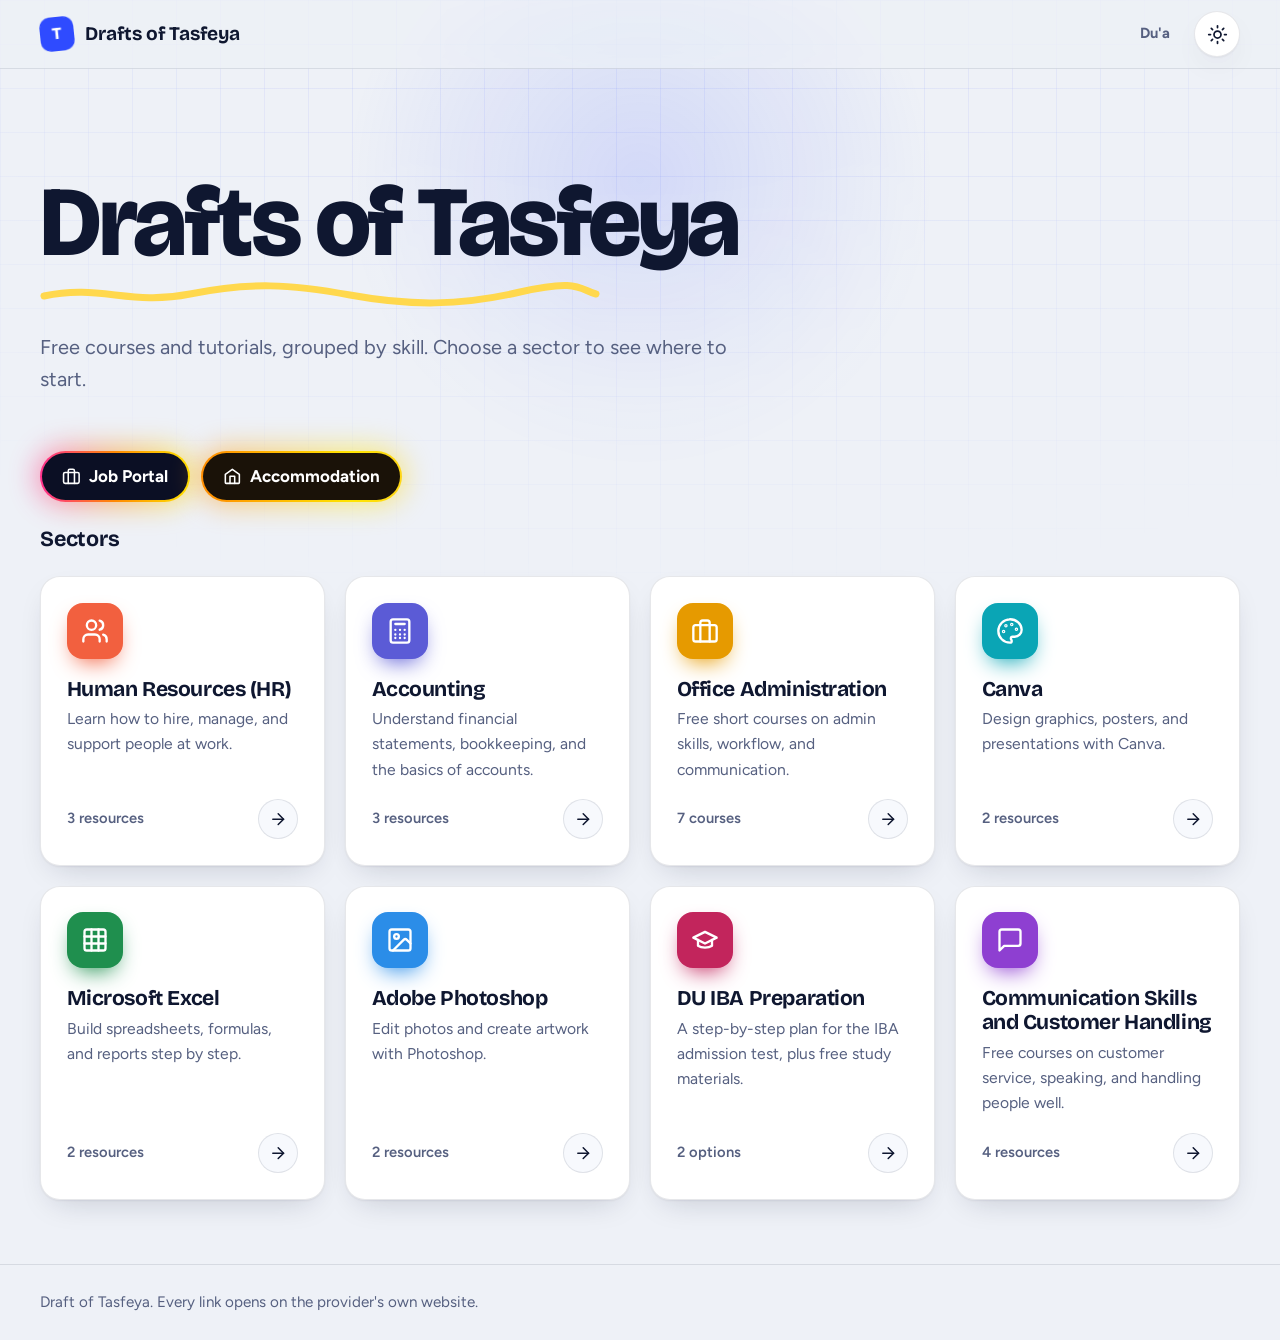
<file: tasfeya/index.html>
<!DOCTYPE html>
<html lang="en" data-theme="light">
<head>
<meta charset="utf-8">
<meta name="viewport" content="width=device-width, initial-scale=1, viewport-fit=cover">
<title>Drafts of Tasfeya</title>
<meta name="description" content="Free courses and tutorials for HR, accounting, office administration, Canva, Excel, and Photoshop.">
<meta name="theme-color" content="#eef1f7" media="(prefers-color-scheme: light)">
<meta name="theme-color" content="#0a0e1f" media="(prefers-color-scheme: dark)">
<link rel="icon" href="data:image/svg+xml,%3Csvg xmlns='http://www.w3.org/2000/svg' viewBox='0 0 32 32'%3E%3Crect width='32' height='32' rx='9' fill='%232f4bff'/%3E%3Ctext x='16' y='23' font-family='Arial' font-weight='800' font-size='20' text-anchor='middle' fill='white'%3ET%3C/text%3E%3C/svg%3E">
<link rel="preconnect" href="https://fonts.googleapis.com">
<link rel="preconnect" href="https://fonts.gstatic.com" crossorigin>
<link href="https://fonts.googleapis.com/css2?family=Bricolage+Grotesque:opsz,wght@12..96,500;12..96,600;12..96,700;12..96,800&family=Figtree:wght@400;500;600;700&display=swap" rel="stylesheet">
<script>
(function(){var t;try{t=localStorage.getItem('tasfeya-theme')}catch(e){}
if(!t)t=window.matchMedia('(prefers-color-scheme: dark)').matches?'dark':'light';
document.documentElement.setAttribute('data-theme',t);})();
</script>
<link rel="stylesheet" href="css/style.css?v=3">
</head>
<body>
<div class="bg" aria-hidden="true"></div>
<header class="site-header">
  <div class="wrap bar">
    <a class="brand" href="index.html" aria-label="Drafts of Tasfeya home"><span class="brand-mark">T</span><span>Drafts of Tasfeya</span></a>
    <div class="header-actions">
      <a class="nav-link" href="dua.html">Du'a</a>
      <button class="theme-toggle" type="button" aria-label="Switch color mode"><svg class="icon sun" viewBox="0 0 24 24" aria-hidden="true"><circle cx="12" cy="12" r="4"/><path d="M12 2v2M12 20v2M4.93 4.93l1.41 1.41M17.66 17.66l1.41 1.41M2 12h2M20 12h2M4.93 19.07l1.41-1.41M17.66 6.34l1.41-1.41"/></svg><svg class="icon moon" viewBox="0 0 24 24" aria-hidden="true"><path d="M12 3a6 6 0 0 0 9 9 9 9 0 1 1-9-9Z"/></svg></button>
    </div>
  </div>
</header>
<main>
  <section class="hero wrap">
    <h1>Drafts of Tasfeya</h1>
    <svg class="squiggle" viewBox="0 0 560 24" preserveAspectRatio="none" aria-hidden="true"><path d="M4 14 C 60 2, 90 24, 150 12 S 250 2, 310 13 S 420 24, 480 10 S 540 8, 556 12"/></svg>
    <p class="lead">Free courses and tutorials, grouped by skill. Choose a sector to see where to start.</p>
  </section>
  <section class="wrap" aria-labelledby="sectors-h">
    <div class="section-head">
      <div class="section-actions">
        <a class="jobs-btn" href="job.html"><span class="jobs-btn-inner"><svg class="icon" viewBox="0 0 24 24" aria-hidden="true"><rect x="2" y="7" width="20" height="14" rx="2"/><path d="M16 21V5a2 2 0 0 0-2-2h-4a2 2 0 0 0-2 2v16"/></svg><span>Job Portal</span></span></a>
        <a class="accom-btn" href="accommodation.html"><span class="accom-btn-inner"><svg class="icon" viewBox="0 0 24 24" aria-hidden="true"><path d="M3 9.5 12 3l9 6.5V20a1 1 0 0 1-1 1H4a1 1 0 0 1-1-1V9.5Z"/><path d="M9 21V12h6v9"/></svg><span>Accommodation</span></span></a>
      </div>
    </div>
    <h2 class="section-title" id="sectors-h">Sectors</h2>
    <div class="sectors">
      <a class="sector" href="hr.html" style="--c:#f2603f;--i:0">
        <span class="tile"><svg class="icon" viewBox="0 0 24 24" aria-hidden="true"><path d="M16 21v-2a4 4 0 0 0-4-4H6a4 4 0 0 0-4 4v2"/><circle cx="9" cy="7" r="4"/><path d="M22 21v-2a4 4 0 0 0-3-3.87"/><path d="M16 3.13a4 4 0 0 1 0 7.75"/></svg></span>
        <div><h3>Human Resources (HR)</h3><p>Learn how to hire, manage, and support people at work.</p></div>
        <div class="sector-foot"><span>3 resources</span><span class="go"><svg class="icon" viewBox="0 0 24 24" aria-hidden="true"><path d="M5 12h14"/><path d="m12 5 7 7-7 7"/></svg></span></div>
      </a>
      <a class="sector" href="acc.html" style="--c:#5b5bd6;--i:1">
        <span class="tile"><svg class="icon" viewBox="0 0 24 24" aria-hidden="true"><rect x="4" y="2" width="16" height="20" rx="2"/><path d="M8 6h8"/><path d="M8 11h.01M12 11h.01M16 11h.01M8 15h.01M12 15h.01M16 15h.01M8 18h.01M12 18h.01M16 18h.01"/></svg></span>
        <div><h3>Accounting</h3><p>Understand financial statements, bookkeeping, and the basics of accounts.</p></div>
        <div class="sector-foot"><span>3 resources</span><span class="go"><svg class="icon" viewBox="0 0 24 24" aria-hidden="true"><path d="M5 12h14"/><path d="m12 5 7 7-7 7"/></svg></span></div>
      </a>
      <a class="sector" href="ofad.html" style="--c:#e69a00;--i:2">
        <span class="tile"><svg class="icon" viewBox="0 0 24 24" aria-hidden="true"><rect x="2" y="7" width="20" height="14" rx="2"/><path d="M16 21V5a2 2 0 0 0-2-2h-4a2 2 0 0 0-2 2v16"/></svg></span>
        <div><h3>Office Administration</h3><p>Free short courses on admin skills, workflow, and communication.</p></div>
        <div class="sector-foot"><span>7 courses</span><span class="go"><svg class="icon" viewBox="0 0 24 24" aria-hidden="true"><path d="M5 12h14"/><path d="m12 5 7 7-7 7"/></svg></span></div>
      </a>
      <a class="sector" href="canva.html" style="--c:#0aa5b5;--i:3">
        <span class="tile"><svg class="icon" viewBox="0 0 24 24" aria-hidden="true"><circle cx="13.5" cy="6.5" r=".5"/><circle cx="17.5" cy="10.5" r=".5"/><circle cx="8.5" cy="7.5" r=".5"/><circle cx="6.5" cy="12.5" r=".5"/><path d="M12 2C6.5 2 2 6.5 2 12s4.5 10 10 10c.93 0 1.5-.67 1.5-1.5 0-.39-.15-.74-.39-1.04-.23-.29-.38-.63-.38-1.04 0-.83.67-1.5 1.5-1.5H16c3.31 0 6-2.69 6-6 0-4.96-4.5-9-10-9z"/></svg></span>
        <div><h3>Canva</h3><p>Design graphics, posters, and presentations with Canva.</p></div>
        <div class="sector-foot"><span>2 resources</span><span class="go"><svg class="icon" viewBox="0 0 24 24" aria-hidden="true"><path d="M5 12h14"/><path d="m12 5 7 7-7 7"/></svg></span></div>
      </a>
      <a class="sector" href="msx.html" style="--c:#1f8f4e;--i:4">
        <span class="tile"><svg class="icon" viewBox="0 0 24 24" aria-hidden="true"><rect x="3" y="3" width="18" height="18" rx="2"/><path d="M3 9h18M3 15h18M9 3v18M15 3v18"/></svg></span>
        <div><h3>Microsoft Excel</h3><p>Build spreadsheets, formulas, and reports step by step.</p></div>
        <div class="sector-foot"><span>2 resources</span><span class="go"><svg class="icon" viewBox="0 0 24 24" aria-hidden="true"><path d="M5 12h14"/><path d="m12 5 7 7-7 7"/></svg></span></div>
      </a>
      <a class="sector" href="adobe.html" style="--c:#2b8de8;--i:5">
        <span class="tile"><svg class="icon" viewBox="0 0 24 24" aria-hidden="true"><rect x="3" y="3" width="18" height="18" rx="2"/><circle cx="9" cy="9" r="2"/><path d="m21 15-3.09-3.09a2 2 0 0 0-2.82 0L6 21"/></svg></span>
        <div><h3>Adobe Photoshop</h3><p>Edit photos and create artwork with Photoshop.</p></div>
        <div class="sector-foot"><span>2 resources</span><span class="go"><svg class="icon" viewBox="0 0 24 24" aria-hidden="true"><path d="M5 12h14"/><path d="m12 5 7 7-7 7"/></svg></span></div>
      </a>
      <a class="sector" href="iba.html" style="--c:#c2255c;--i:6">
        <span class="tile"><svg class="icon" viewBox="0 0 24 24" aria-hidden="true"><path d="M22 10 12 5 2 10l10 5 10-5Z"/><path d="M6 12v5c3 2 9 2 12 0v-5"/></svg></span>
        <div><h3>DU IBA Preparation</h3><p>A step-by-step plan for the IBA admission test, plus free study materials.</p></div>
        <div class="sector-foot"><span>2 options</span><span class="go"><svg class="icon" viewBox="0 0 24 24" aria-hidden="true"><path d="M5 12h14"/><path d="m12 5 7 7-7 7"/></svg></span></div>
      </a>
      <a class="sector" href="csch.html" style="--c:#8e3fd1;--i:7">
        <span class="tile"><svg class="icon" viewBox="0 0 24 24" aria-hidden="true"><path d="M21 15a2 2 0 0 1-2 2H7l-4 4V5a2 2 0 0 1 2-2h14a2 2 0 0 1 2 2z"/></svg></span>
        <div><h3>Communication Skills and Customer Handling</h3><p>Free courses on customer service, speaking, and handling people well.</p></div>
        <div class="sector-foot"><span>4 resources</span><span class="go"><svg class="icon" viewBox="0 0 24 24" aria-hidden="true"><path d="M5 12h14"/><path d="m12 5 7 7-7 7"/></svg></span></div>
      </a>
    </div>
  </section>
</main>
<footer class="site-footer"><div class="wrap">Draft of Tasfeya. Every link opens on the provider's own website.</div></footer>
<script src="js/main.js"></script>
</body>
</html>
</file>
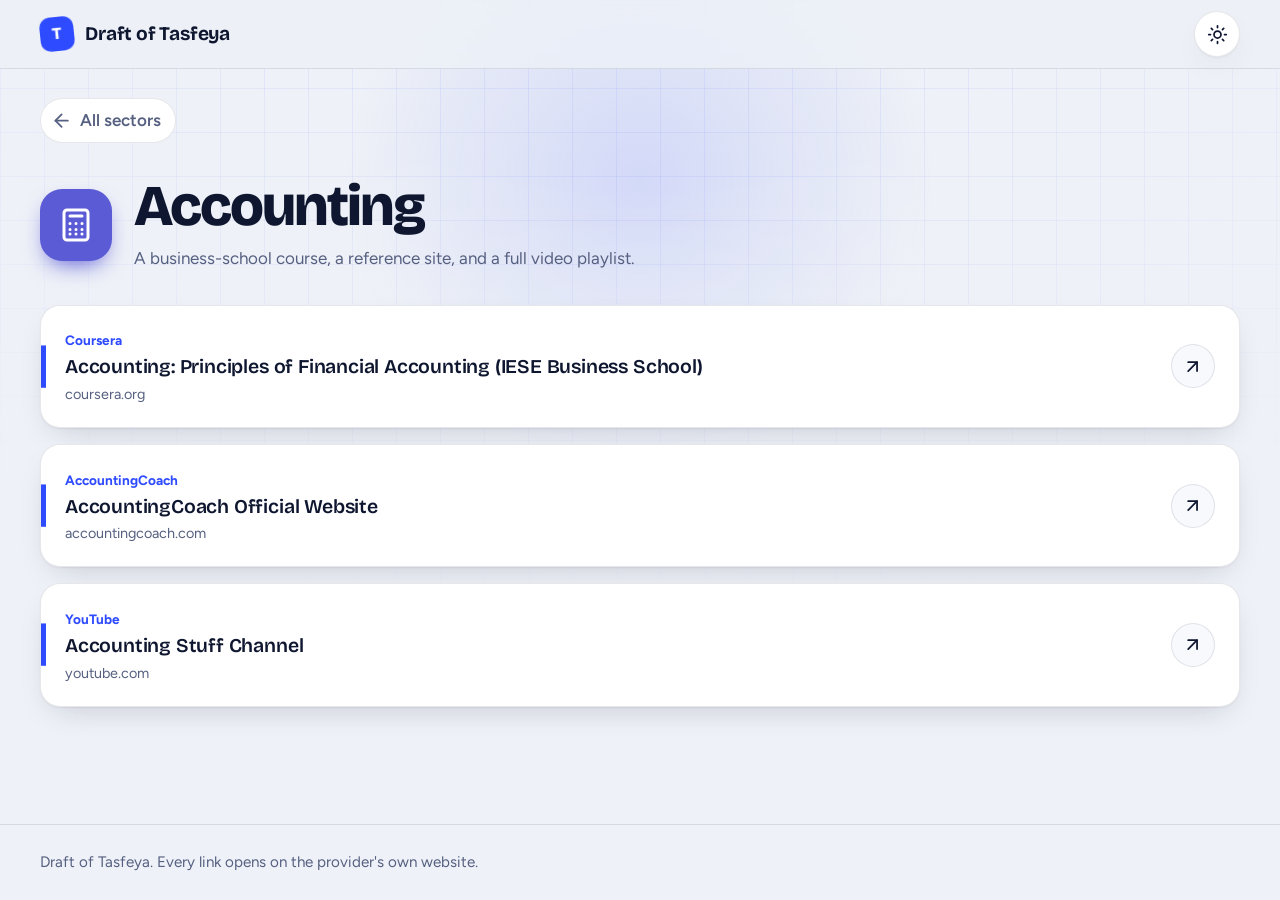
<file: tasfeya/acc.html>
<!DOCTYPE html>

<html lang="en" data-theme="light">
<head>
<meta charset="utf-8">
<meta name="viewport" content="width=device-width, initial-scale=1, viewport-fit=cover">
<title>Accounting | Draft of Tasfeya</title>
<meta name="description" content="Understand financial statements, bookkeeping, and the basics of accounts.">
<meta name="theme-color" content="#eef1f7" media="(prefers-color-scheme: light)">
<meta name="theme-color" content="#0a0e1f" media="(prefers-color-scheme: dark)">
<link rel="icon" href="data:image/svg+xml,%3Csvg xmlns='http://www.w3.org/2000/svg' viewBox='0 0 32 32'%3E%3Crect width='32' height='32' rx='9' fill='%232f4bff'/%3E%3Ctext x='16' y='23' font-family='Arial' font-weight='800' font-size='20' text-anchor='middle' fill='white'%3ET%3C/text%3E%3C/svg%3E">
<link rel="preconnect" href="https://fonts.googleapis.com">
<link rel="preconnect" href="https://fonts.gstatic.com" crossorigin>
<link href="https://fonts.googleapis.com/css2?family=Bricolage+Grotesque:opsz,wght@12..96,500;12..96,600;12..96,700;12..96,800&family=Figtree:wght@400;500;600;700&display=swap" rel="stylesheet">
<script>
(function(){var t;try{t=localStorage.getItem('tasfeya-theme')}catch(e){}
if(!t)t=window.matchMedia('(prefers-color-scheme: dark)').matches?'dark':'light';
document.documentElement.setAttribute('data-theme',t);})();
</script>
<link rel="stylesheet" href="css/style.css">
</head>
<body>
<div class="bg" aria-hidden="true"></div>
<header class="site-header">
  <div class="wrap bar">
    <a class="brand" href="index.html" aria-label="Draft of Tasfeya home"><span class="brand-mark">T</span><span>Draft of Tasfeya</span></a>
    <button class="theme-toggle" type="button" aria-label="Switch color mode"><svg class="icon sun" viewBox="0 0 24 24" aria-hidden="true"><circle cx="12" cy="12" r="4"/><path d="M12 2v2M12 20v2M4.93 4.93l1.41 1.41M17.66 17.66l1.41 1.41M2 12h2M20 12h2M4.93 19.07l1.41-1.41M17.66 6.34l1.41-1.41"/></svg><svg class="icon moon" viewBox="0 0 24 24" aria-hidden="true"><path d="M12 3a6 6 0 0 0 9 9 9 9 0 1 1-9-9Z"/></svg></button>
  </div>
</header>
<main class="wrap">
  <a class="back" href="index.html"><svg class="icon" viewBox="0 0 24 24" aria-hidden="true"><path d="M19 12H5"/><path d="m12 19-7-7 7-7"/></svg><span>All sectors</span></a>
  <section class="page-hero" style="--c:#5b5bd6">
    <span class="tile"><svg class="icon" viewBox="0 0 24 24" aria-hidden="true"><rect x="4" y="2" width="16" height="20" rx="2"/><path d="M8 6h8"/><path d="M8 11h.01M12 11h.01M16 11h.01M8 15h.01M12 15h.01M16 15h.01M8 18h.01M12 18h.01M16 18h.01"/></svg></span>
    <div><h1>Accounting</h1><p>A business-school course, a reference site, and a full video playlist.</p></div>
  </section>
  <section style="--c:#5b5bd6" aria-label="Resources">
    <div class="resources">
      <a class="resource" href="https://www.coursera.org/learn/financial-accounting" target="_blank" rel="noopener noreferrer" style="--i:0">
        <div class="res-body"><span class="provider">Coursera</span><h2 class="res-title">Accounting: Principles of Financial Accounting (IESE Business School)</h2><p class="res-host">coursera.org</p></div>
        <span class="open-ico"><svg class="icon" viewBox="0 0 24 24" aria-hidden="true"><path d="M7 17 17 7"/><path d="M7 7h10v10"/></svg></span>
      </a>
      <a class="resource" href="https://www.accountingcoach.com/" target="_blank" rel="noopener noreferrer" style="--i:1">
        <div class="res-body"><span class="provider">AccountingCoach</span><h2 class="res-title">AccountingCoach Official Website</h2><p class="res-host">accountingcoach.com</p></div>
        <span class="open-ico"><svg class="icon" viewBox="0 0 24 24" aria-hidden="true"><path d="M7 17 17 7"/><path d="M7 7h10v10"/></svg></span>
      </a>
      <a class="resource" href="https://www.youtube.com/playlist?list=PL5zKSeS09l319EwVk4-Y8xq0O4Cn18Y4c" target="_blank" rel="noopener noreferrer" style="--i:2">
        <div class="res-body"><span class="provider">YouTube</span><h2 class="res-title">Accounting Stuff Channel</h2><p class="res-host">youtube.com</p></div>
        <span class="open-ico"><svg class="icon" viewBox="0 0 24 24" aria-hidden="true"><path d="M7 17 17 7"/><path d="M7 7h10v10"/></svg></span>
      </a>
    </div>
  </section>
</main>
<footer class="site-footer"><div class="wrap">Draft of Tasfeya. Every link opens on the provider's own website.</div></footer>
<script src="js/main.js"></script>
</body>
</html>
</file>
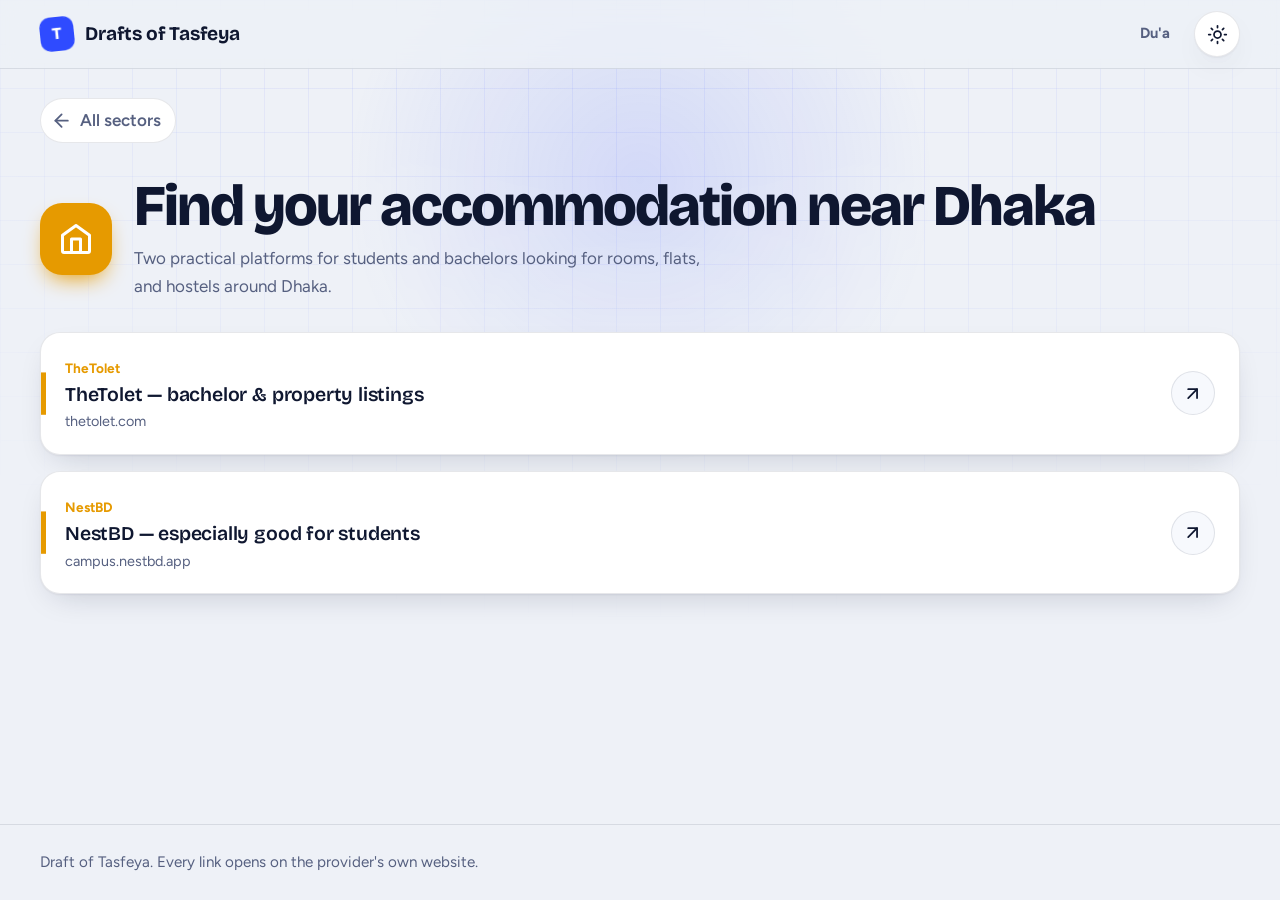
<file: tasfeya/accommodation.html>
<!DOCTYPE html>
<html lang="en" data-theme="light">
<head>
<meta charset="utf-8">
<meta name="viewport" content="width=device-width, initial-scale=1, viewport-fit=cover">
<title>Accommodation near Dhaka | Drafts of Tasfeya</title>
<meta name="description" content="Find student-friendly and bachelor accommodation near Dhaka — NestBD and TheTolet.">
<meta name="theme-color" content="#eef1f7" media="(prefers-color-scheme: light)">
<meta name="theme-color" content="#0a0e1f" media="(prefers-color-scheme: dark)">
<link rel="icon" href="data:image/svg+xml,%3Csvg xmlns='http://www.w3.org/2000/svg' viewBox='0 0 32 32'%3E%3Crect width='32' height='32' rx='9' fill='%232f4bff'/%3E%3Ctext x='16' y='23' font-family='Arial' font-weight='800' font-size='20' text-anchor='middle' fill='white'%3ET%3C/text%3E%3C/svg%3E">
<link rel="preconnect" href="https://fonts.googleapis.com">
<link rel="preconnect" href="https://fonts.gstatic.com" crossorigin>
<link href="https://fonts.googleapis.com/css2?family=Bricolage+Grotesque:opsz,wght@12..96,500;12..96,600;12..96,700;12..96,800&family=Figtree:wght@400;500;600;700&display=swap" rel="stylesheet">
<script>
(function(){var t;try{t=localStorage.getItem('tasfeya-theme')}catch(e){}
if(!t)t=window.matchMedia('(prefers-color-scheme: dark)').matches?'dark':'light';
document.documentElement.setAttribute('data-theme',t);})();
</script>
<link rel="stylesheet" href="css/style.css?v=3">
</head>
<body>
<div class="bg" aria-hidden="true"></div>
<header class="site-header">
  <div class="wrap bar">
    <a class="brand" href="index.html" aria-label="Drafts of Tasfeya home"><span class="brand-mark">T</span><span>Drafts of Tasfeya</span></a>
    <div class="header-actions">
      <a class="nav-link" href="dua.html">Du'a</a>
      <button class="theme-toggle" type="button" aria-label="Switch color mode"><svg class="icon sun" viewBox="0 0 24 24" aria-hidden="true"><circle cx="12" cy="12" r="4"/><path d="M12 2v2M12 20v2M4.93 4.93l1.41 1.41M17.66 17.66l1.41 1.41M2 12h2M20 12h2M4.93 19.07l1.41-1.41M17.66 6.34l1.41-1.41"/></svg><svg class="icon moon" viewBox="0 0 24 24" aria-hidden="true"><path d="M12 3a6 6 0 0 0 9 9 9 9 0 1 1-9-9Z"/></svg></button>
    </div>
  </div>
</header>
<main class="wrap">
  <a class="back" href="index.html"><svg class="icon" viewBox="0 0 24 24" aria-hidden="true"><path d="M19 12H5"/><path d="m12 19-7-7 7-7"/></svg><span>All sectors</span></a>

  <section class="page-hero" style="--c:#e69a00">
    <span class="tile"><svg class="icon" viewBox="0 0 24 24" aria-hidden="true"><path d="M3 9.5 12 3l9 6.5V20a1 1 0 0 1-1 1H4a1 1 0 0 1-1-1V9.5Z"/><path d="M9 21V12h6v9"/></svg></span>
    <div>
      <h1>Find your accommodation near Dhaka</h1>
      <p>Two practical platforms for students and bachelors looking for rooms, flats, and hostels around Dhaka.</p>
    </div>
  </section>

  <section class="resources" aria-label="Accommodation websites" style="--c:#e69a00">
    <a class="resource" href="https://www.thetolet.com/bd/property/category/bachelor" target="_blank" rel="noopener noreferrer" style="--i:1">
      <div class="res-body">
        <span class="provider">TheTolet</span>
        <h2 class="res-title">TheTolet — bachelor &amp; property listings</h2>
        <p class="res-host">thetolet.com</p>
      </div>
      <span class="open-ico" aria-hidden="true"><svg class="icon" viewBox="0 0 24 24"><path d="M7 17 17 7"/><path d="M7 7h10v10"/></svg></span>
    </a>

    <a class="resource" href="https://campus.nestbd.app/" target="_blank" rel="noopener noreferrer" style="--i:0">
      <div class="res-body">
        <span class="provider">NestBD</span>
        <h2 class="res-title">NestBD — especially good for students</h2>
        <p class="res-host">campus.nestbd.app</p>
      </div>
      <span class="open-ico" aria-hidden="true"><svg class="icon" viewBox="0 0 24 24"><path d="M7 17 17 7"/><path d="M7 7h10v10"/></svg></span>
    </a>

  </section>
</main>
<footer class="site-footer"><div class="wrap">Draft of Tasfeya. Every link opens on the provider's own website.</div></footer>
<script src="js/main.js"></script>
</body>
</html>
</file>
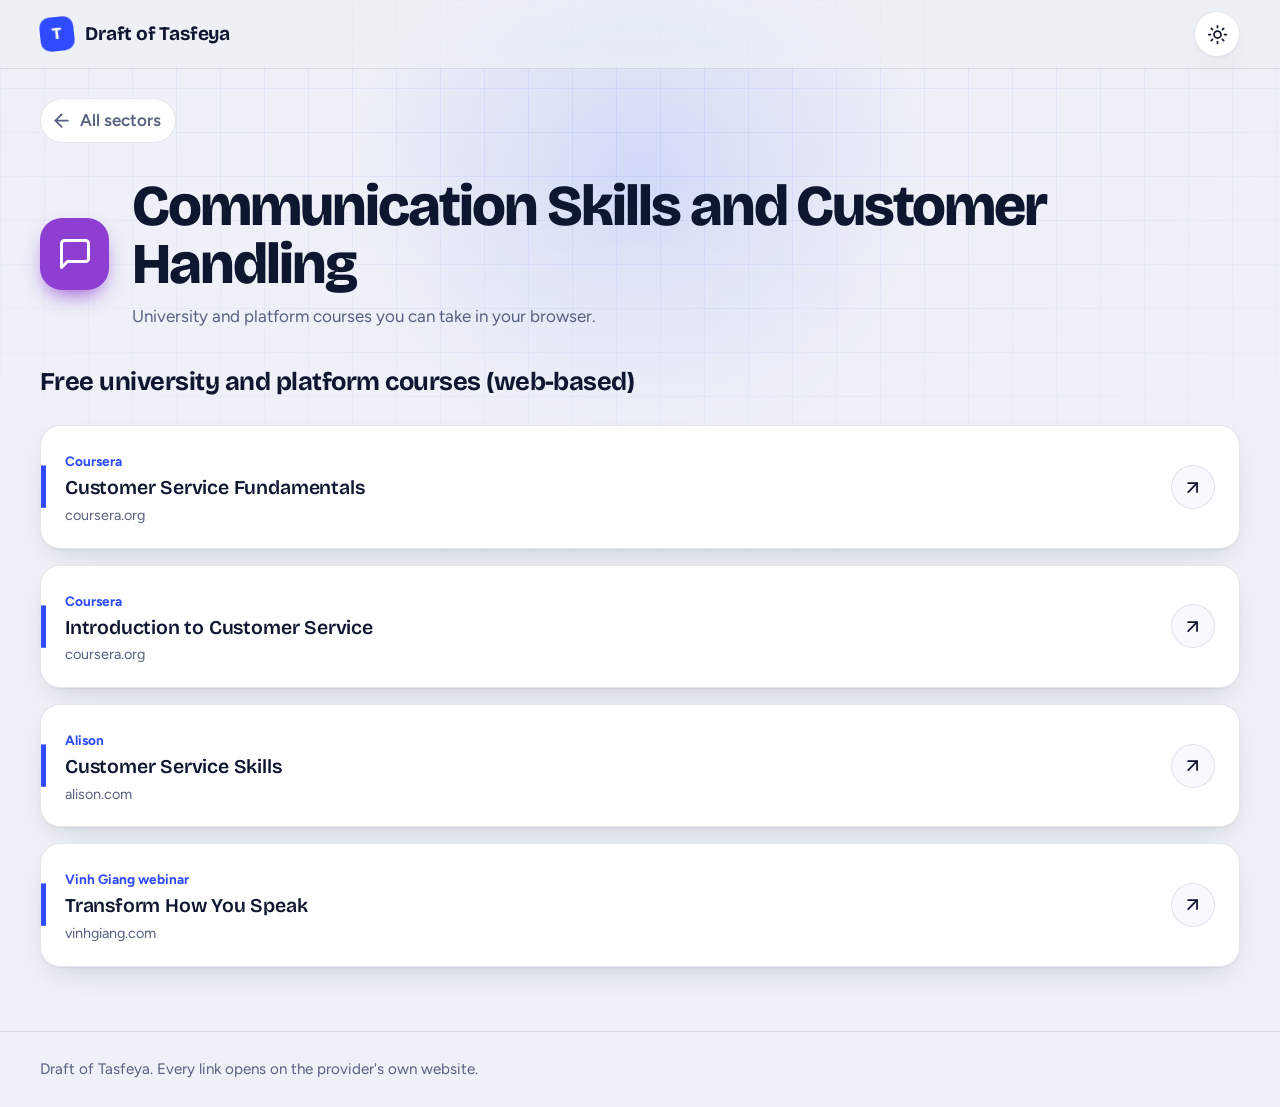
<file: tasfeya/csch.html>
<!DOCTYPE html>
<html lang="en" data-theme="light">
<head>
<meta charset="utf-8">
<meta name="viewport" content="width=device-width, initial-scale=1, viewport-fit=cover">
<title>Communication Skills and Customer Handling | Draft of Tasfeya</title>
<meta name="description" content="Free courses on customer service, speaking, and handling people well.">
<meta name="theme-color" content="#eef1f7" media="(prefers-color-scheme: light)">
<meta name="theme-color" content="#0a0e1f" media="(prefers-color-scheme: dark)">
<link rel="icon" href="data:image/svg+xml,%3Csvg xmlns='http://www.w3.org/2000/svg' viewBox='0 0 32 32'%3E%3Crect width='32' height='32' rx='9' fill='%232f4bff'/%3E%3Ctext x='16' y='23' font-family='Arial' font-weight='800' font-size='20' text-anchor='middle' fill='white'%3ET%3C/text%3E%3C/svg%3E">
<link rel="preconnect" href="https://fonts.googleapis.com">
<link rel="preconnect" href="https://fonts.gstatic.com" crossorigin>
<link href="https://fonts.googleapis.com/css2?family=Bricolage+Grotesque:opsz,wght@12..96,500;12..96,600;12..96,700;12..96,800&family=Figtree:wght@400;500;600;700&display=swap" rel="stylesheet">
<script>
(function(){var t;try{t=localStorage.getItem('tasfeya-theme')}catch(e){}
if(!t)t=window.matchMedia('(prefers-color-scheme: dark)').matches?'dark':'light';
document.documentElement.setAttribute('data-theme',t);})();
</script>
<link rel="stylesheet" href="css/style.css">
</head>
<body>
<div class="bg" aria-hidden="true"></div>
<header class="site-header">
  <div class="wrap bar">
    <a class="brand" href="index.html" aria-label="Draft of Tasfeya home"><span class="brand-mark">T</span><span>Draft of Tasfeya</span></a>
    <button class="theme-toggle" type="button" aria-label="Switch color mode"><svg class="icon sun" viewBox="0 0 24 24" aria-hidden="true"><circle cx="12" cy="12" r="4"/><path d="M12 2v2M12 20v2M4.93 4.93l1.41 1.41M17.66 17.66l1.41 1.41M2 12h2M20 12h2M4.93 19.07l1.41-1.41M17.66 6.34l1.41-1.41"/></svg><svg class="icon moon" viewBox="0 0 24 24" aria-hidden="true"><path d="M12 3a6 6 0 0 0 9 9 9 9 0 1 1-9-9Z"/></svg></button>
  </div>
</header>
<main class="wrap">
  <a class="back" href="index.html"><svg class="icon" viewBox="0 0 24 24" aria-hidden="true"><path d="M19 12H5"/><path d="m12 19-7-7 7-7"/></svg><span>All sectors</span></a>
  <section class="page-hero" style="--c:#8e3fd1">
    <span class="tile"><svg class="icon" viewBox="0 0 24 24" aria-hidden="true"><path d="M21 15a2 2 0 0 1-2 2H7l-4 4V5a2 2 0 0 1 2-2h14a2 2 0 0 1 2 2z"/></svg></span>
    <div><h1>Communication Skills and Customer Handling</h1><p>University and platform courses you can take in your browser.</p></div>
  </section>
  <section style="--c:#8e3fd1" aria-label="Resources">
    <div class="resources">
      <h2 class="group-title">Free university and platform courses (web-based)</h2>
      <a class="resource" href="https://www.coursera.org/learn/customer-service-fundamentals" target="_blank" rel="noopener noreferrer" style="--i:0">
        <div class="res-body"><span class="provider">Coursera</span><h2 class="res-title">Customer Service Fundamentals</h2><p class="res-host">coursera.org</p></div>
        <span class="open-ico"><svg class="icon" viewBox="0 0 24 24" aria-hidden="true"><path d="M7 17 17 7"/><path d="M7 7h10v10"/></svg></span>
      </a>
      <a class="resource" href="https://www.coursera.org/learn/introduction-to-customer-service" target="_blank" rel="noopener noreferrer" style="--i:1">
        <div class="res-body"><span class="provider">Coursera</span><h2 class="res-title">Introduction to Customer Service</h2><p class="res-host">coursera.org</p></div>
        <span class="open-ico"><svg class="icon" viewBox="0 0 24 24" aria-hidden="true"><path d="M7 17 17 7"/><path d="M7 7h10v10"/></svg></span>
      </a>
      <a class="resource" href="https://alison.com/course/customer-service-skills" target="_blank" rel="noopener noreferrer" style="--i:2">
        <div class="res-body"><span class="provider">Alison</span><h2 class="res-title">Customer Service Skills</h2><p class="res-host">alison.com</p></div>
        <span class="open-ico"><svg class="icon" viewBox="0 0 24 24" aria-hidden="true"><path d="M7 17 17 7"/><path d="M7 7h10v10"/></svg></span>
      </a>
      <a class="resource" href="https://vinhgiang.com/webinars/october-2026" target="_blank" rel="noopener noreferrer" style="--i:3">
        <div class="res-body"><span class="provider">Vinh Giang webinar</span><h2 class="res-title">Transform How You Speak</h2><p class="res-host">vinhgiang.com</p></div>
        <span class="open-ico"><svg class="icon" viewBox="0 0 24 24" aria-hidden="true"><path d="M7 17 17 7"/><path d="M7 7h10v10"/></svg></span>
      </a>
    </div>
  </section>
</main>
<footer class="site-footer"><div class="wrap">Draft of Tasfeya. Every link opens on the provider's own website.</div></footer>
<script src="js/main.js"></script>
</body>
</html>
</file>
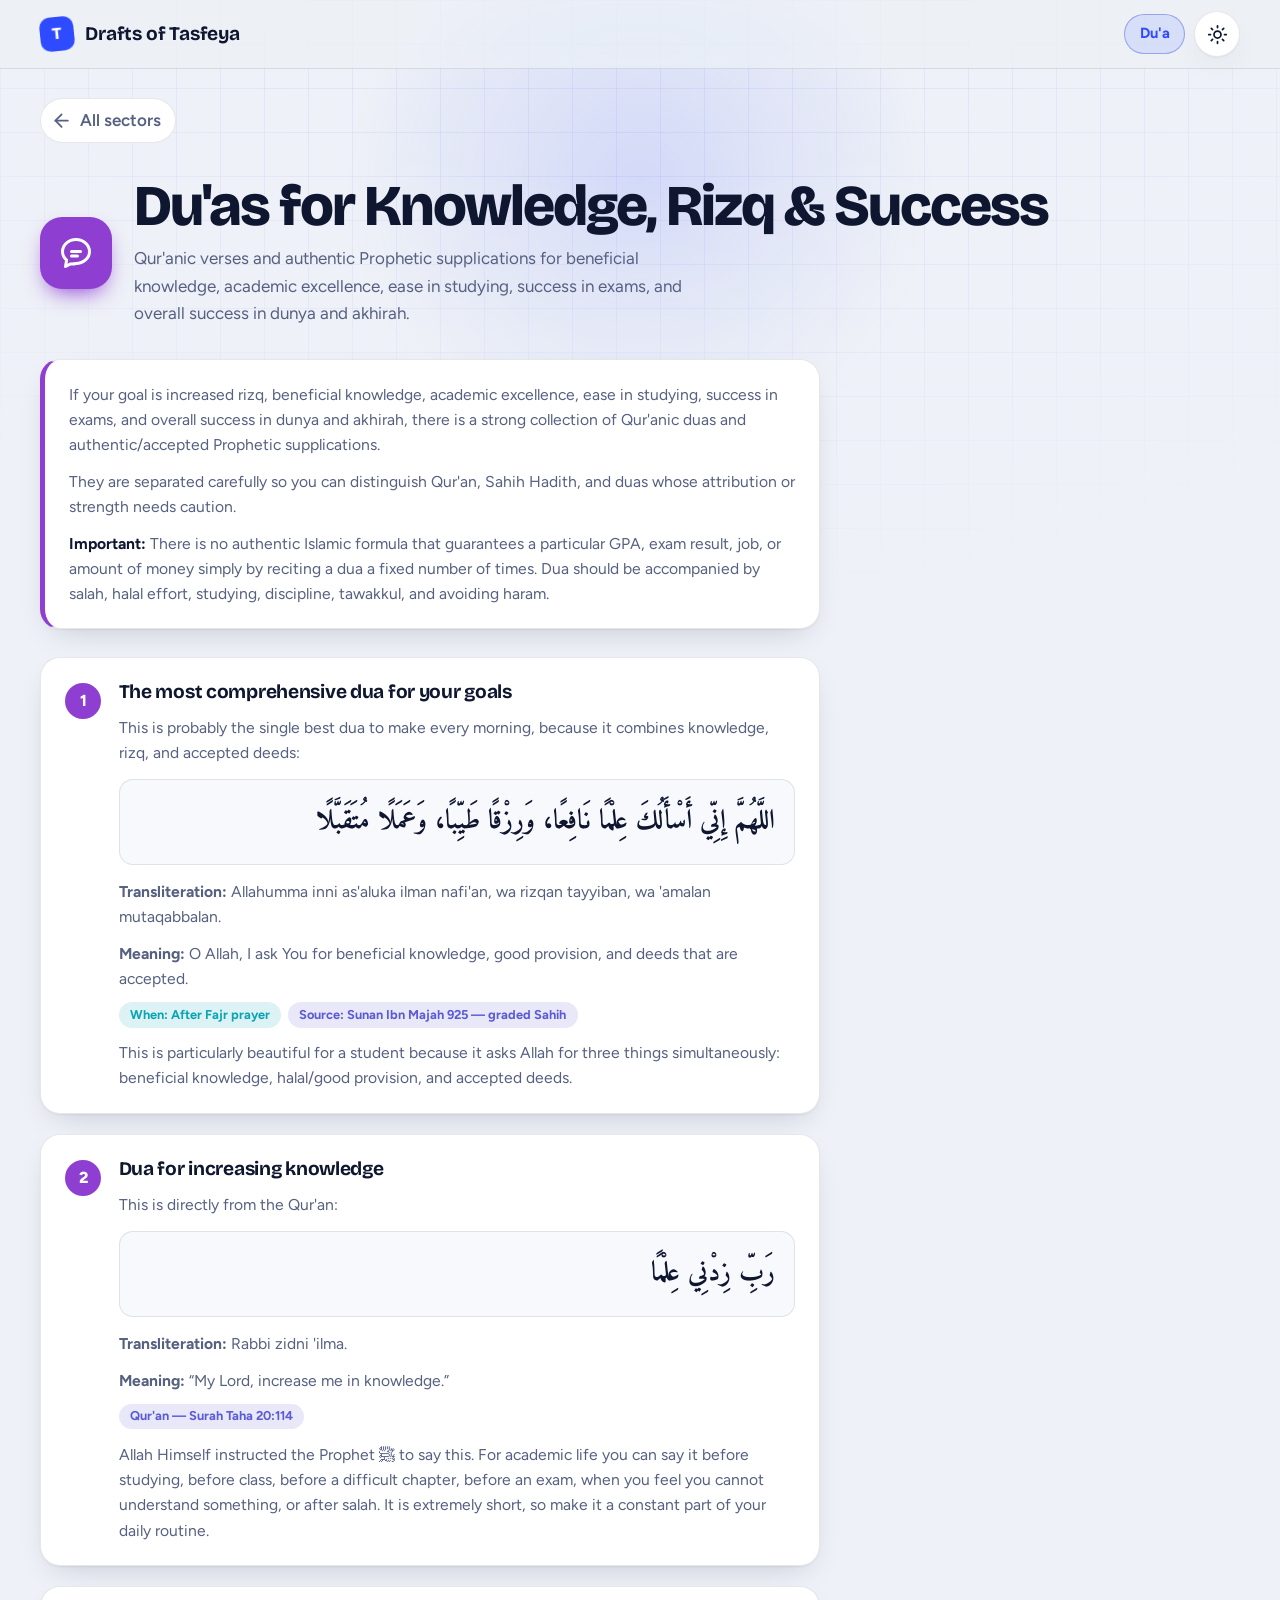
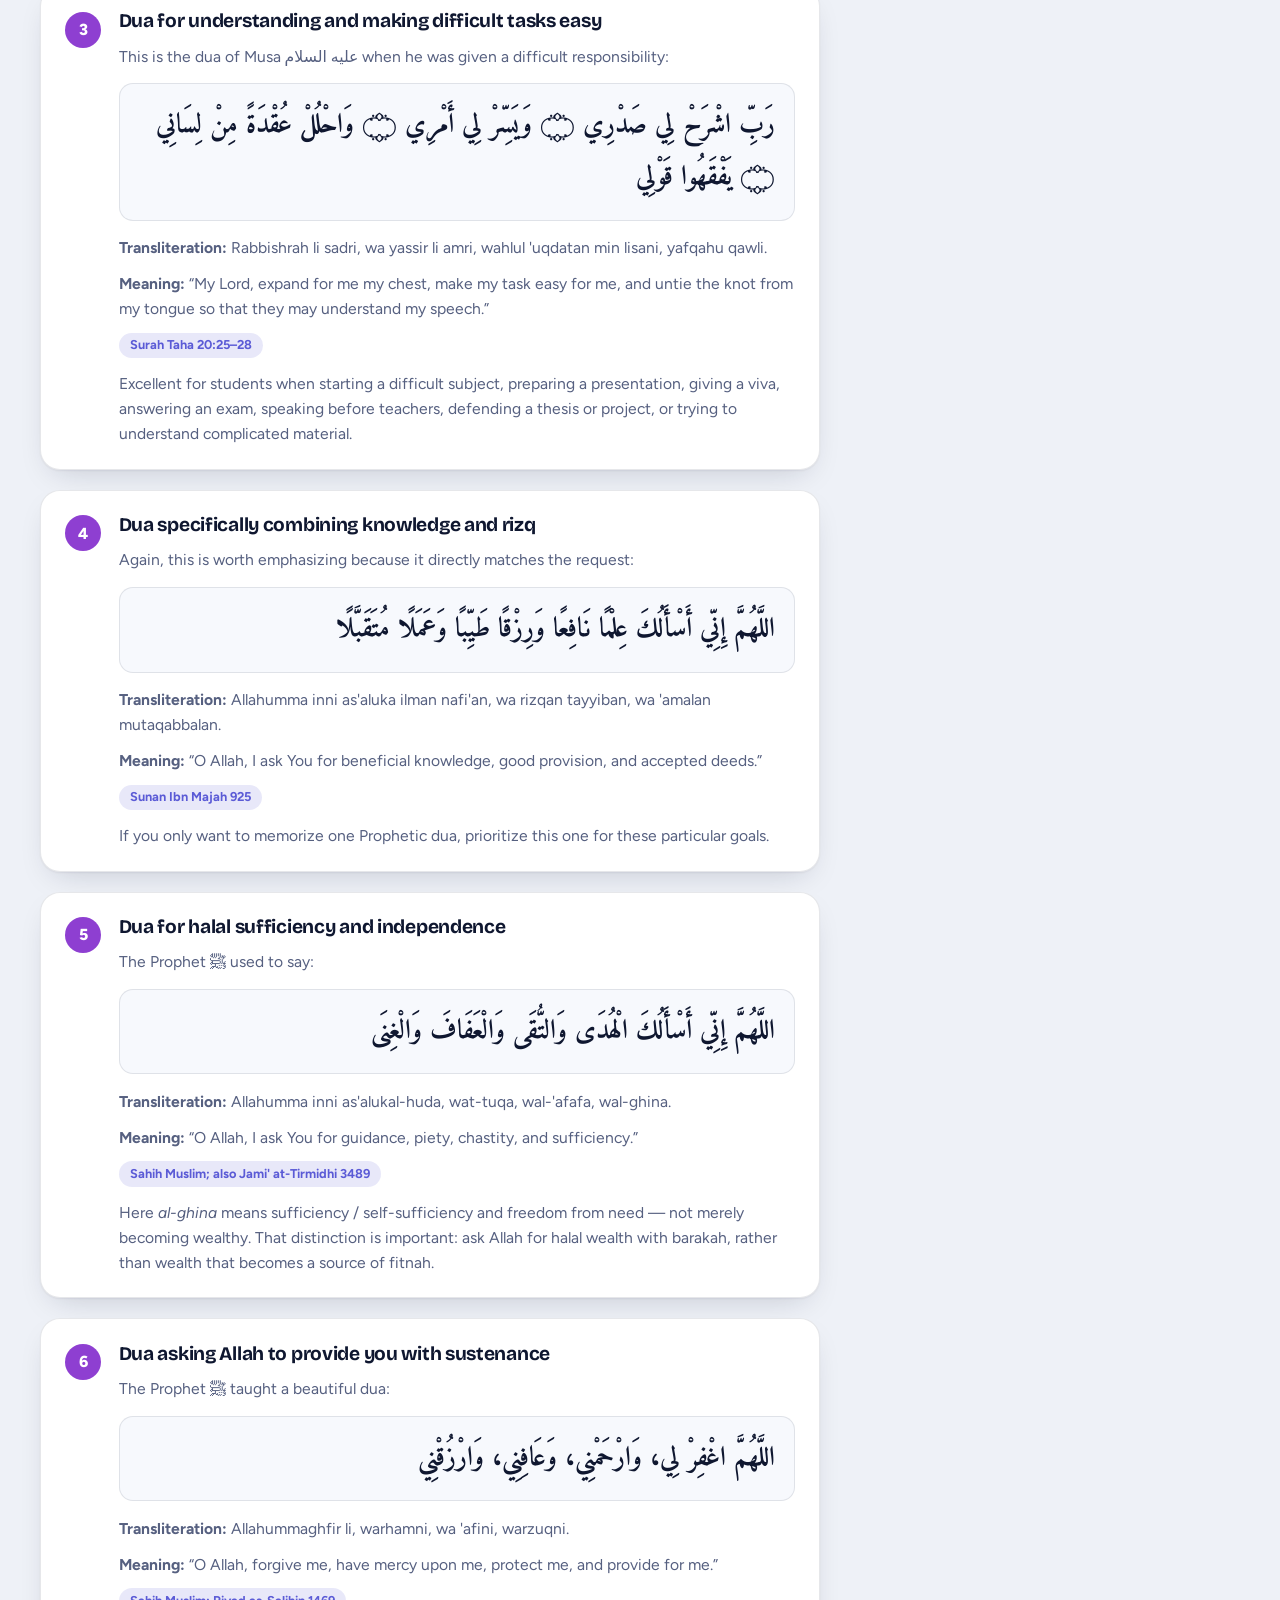
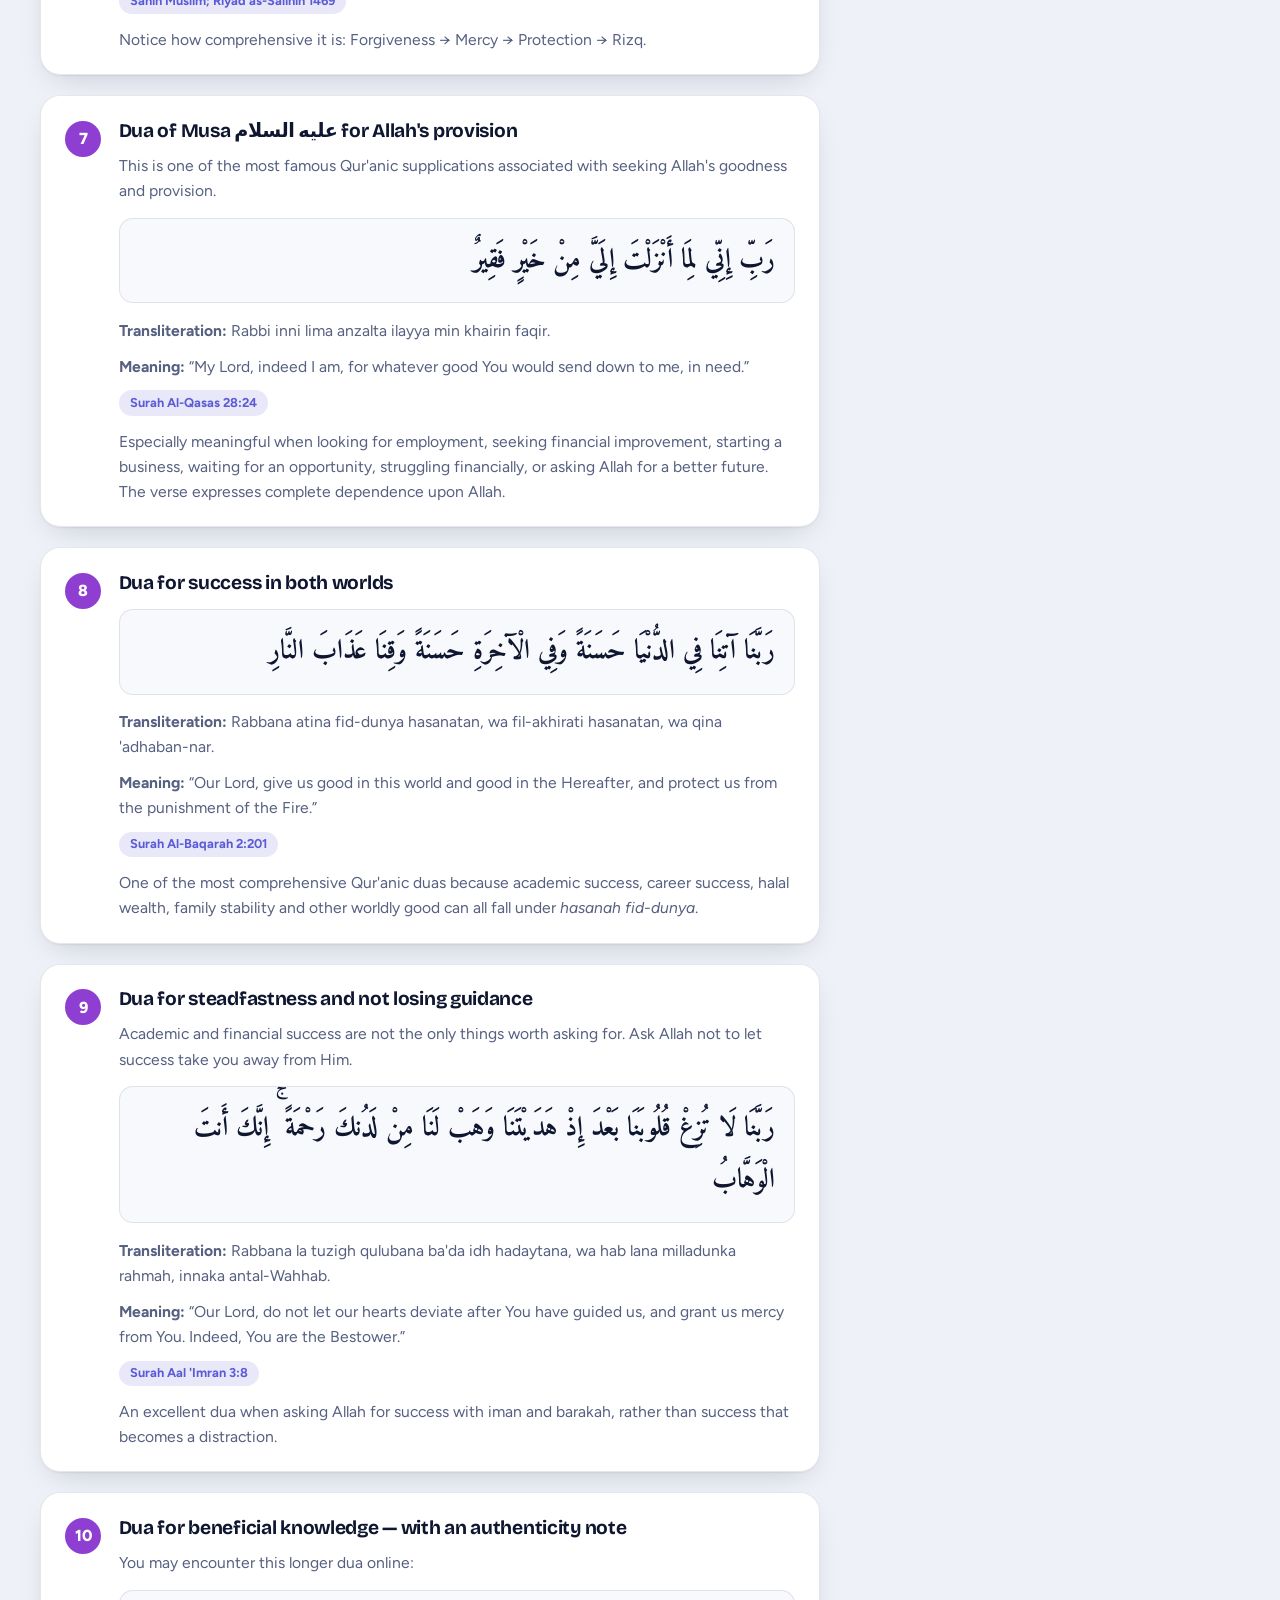
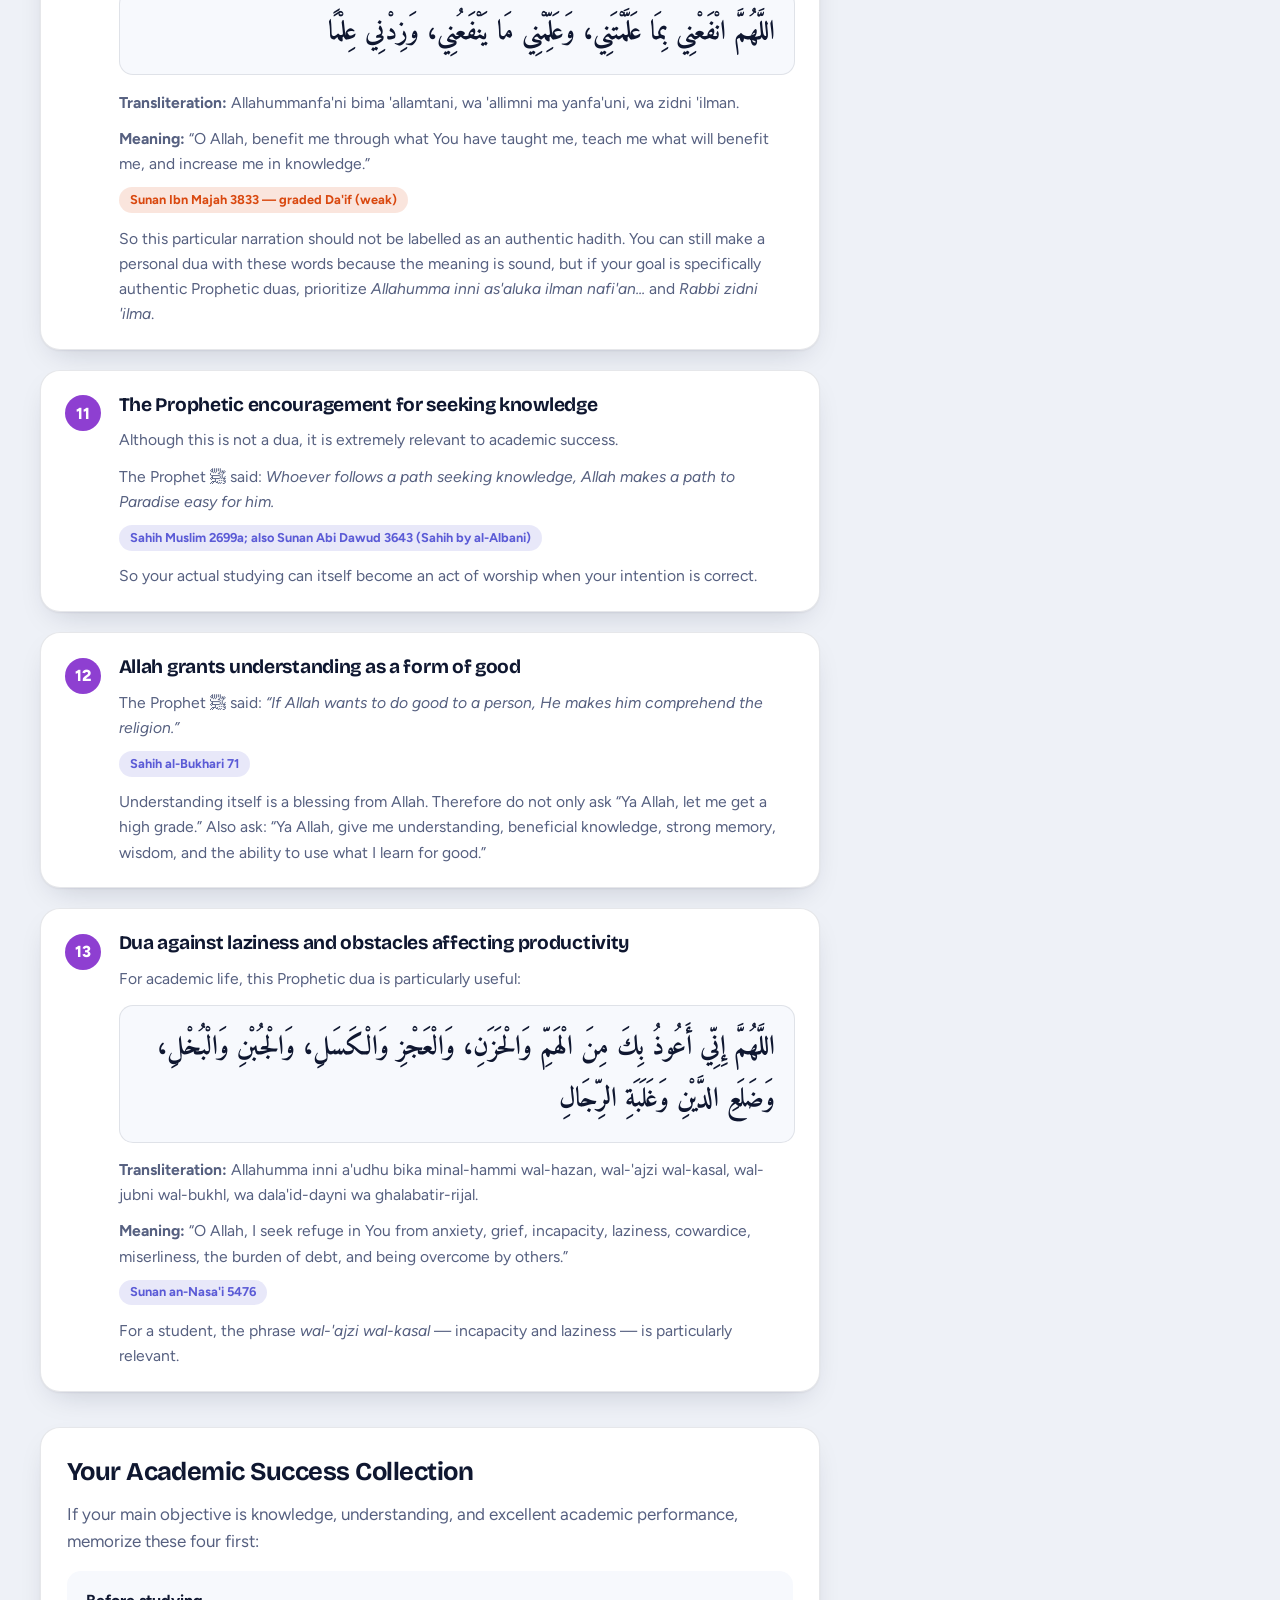
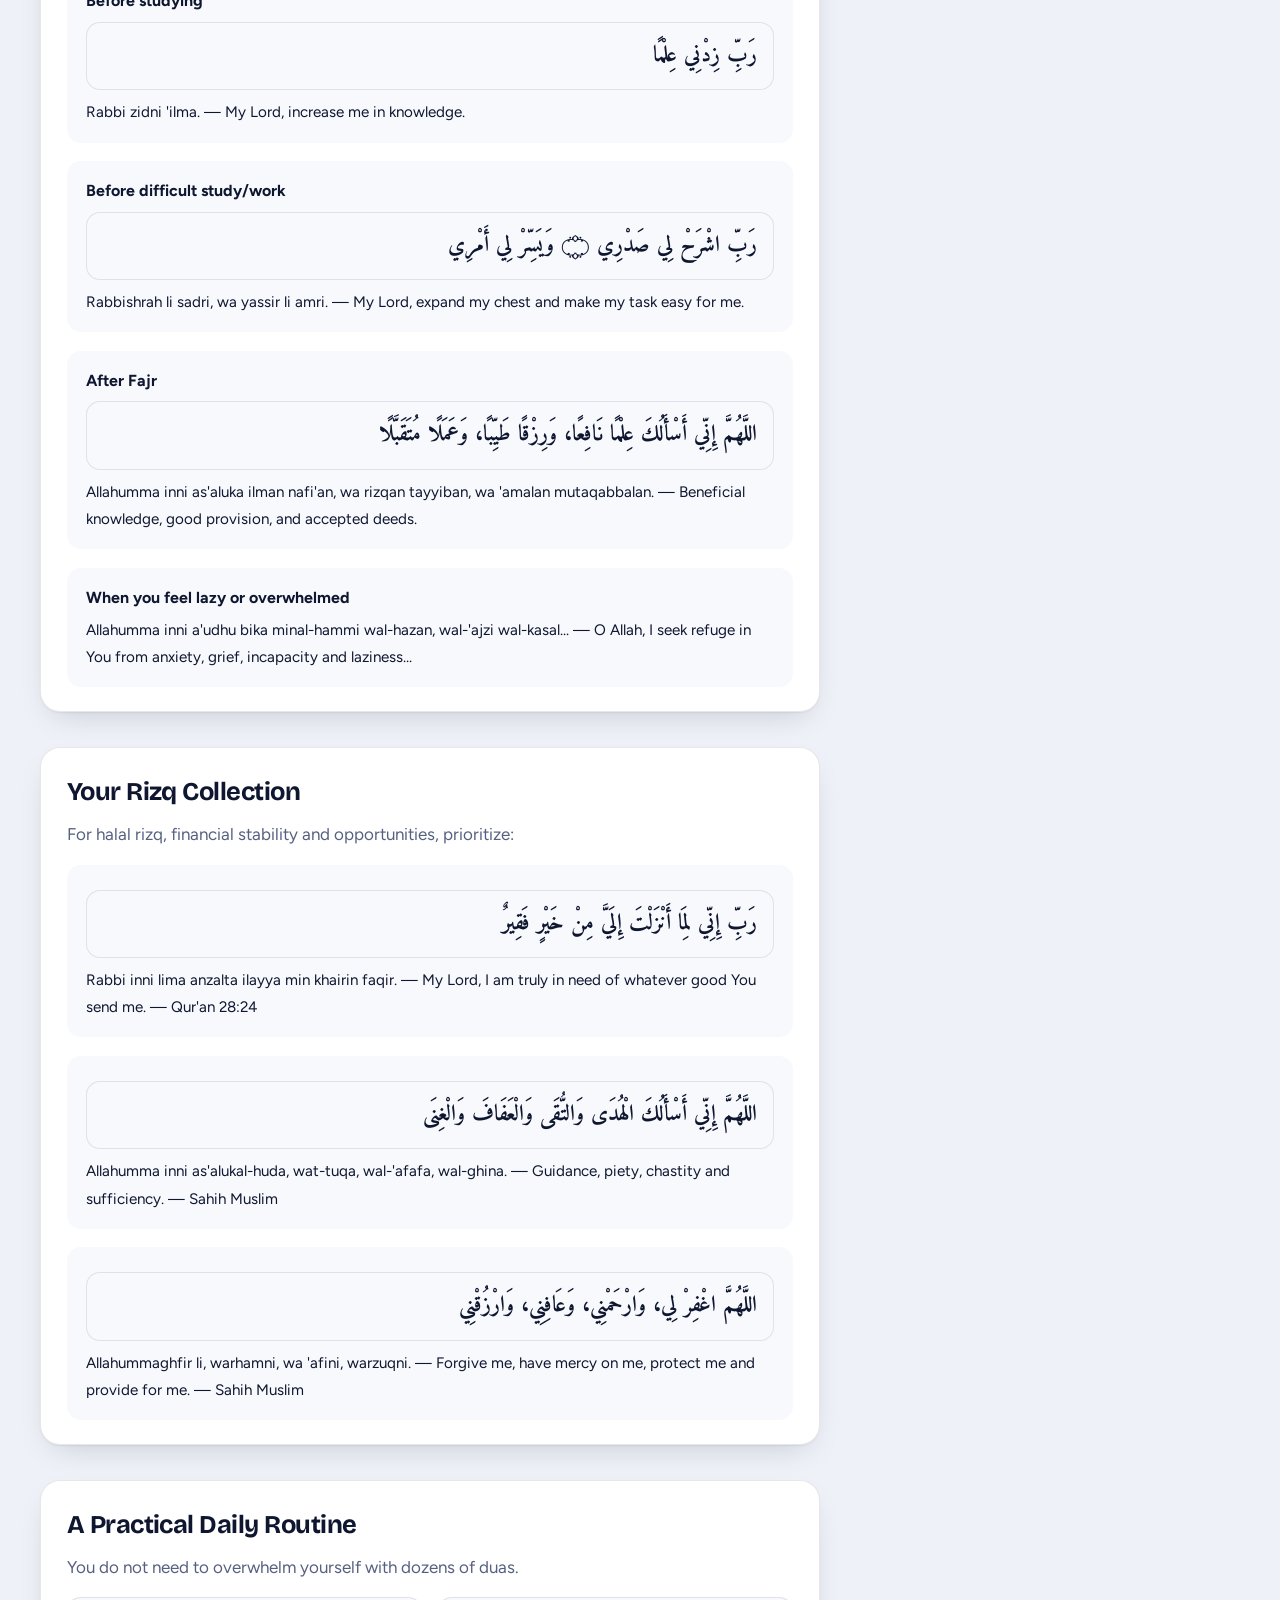
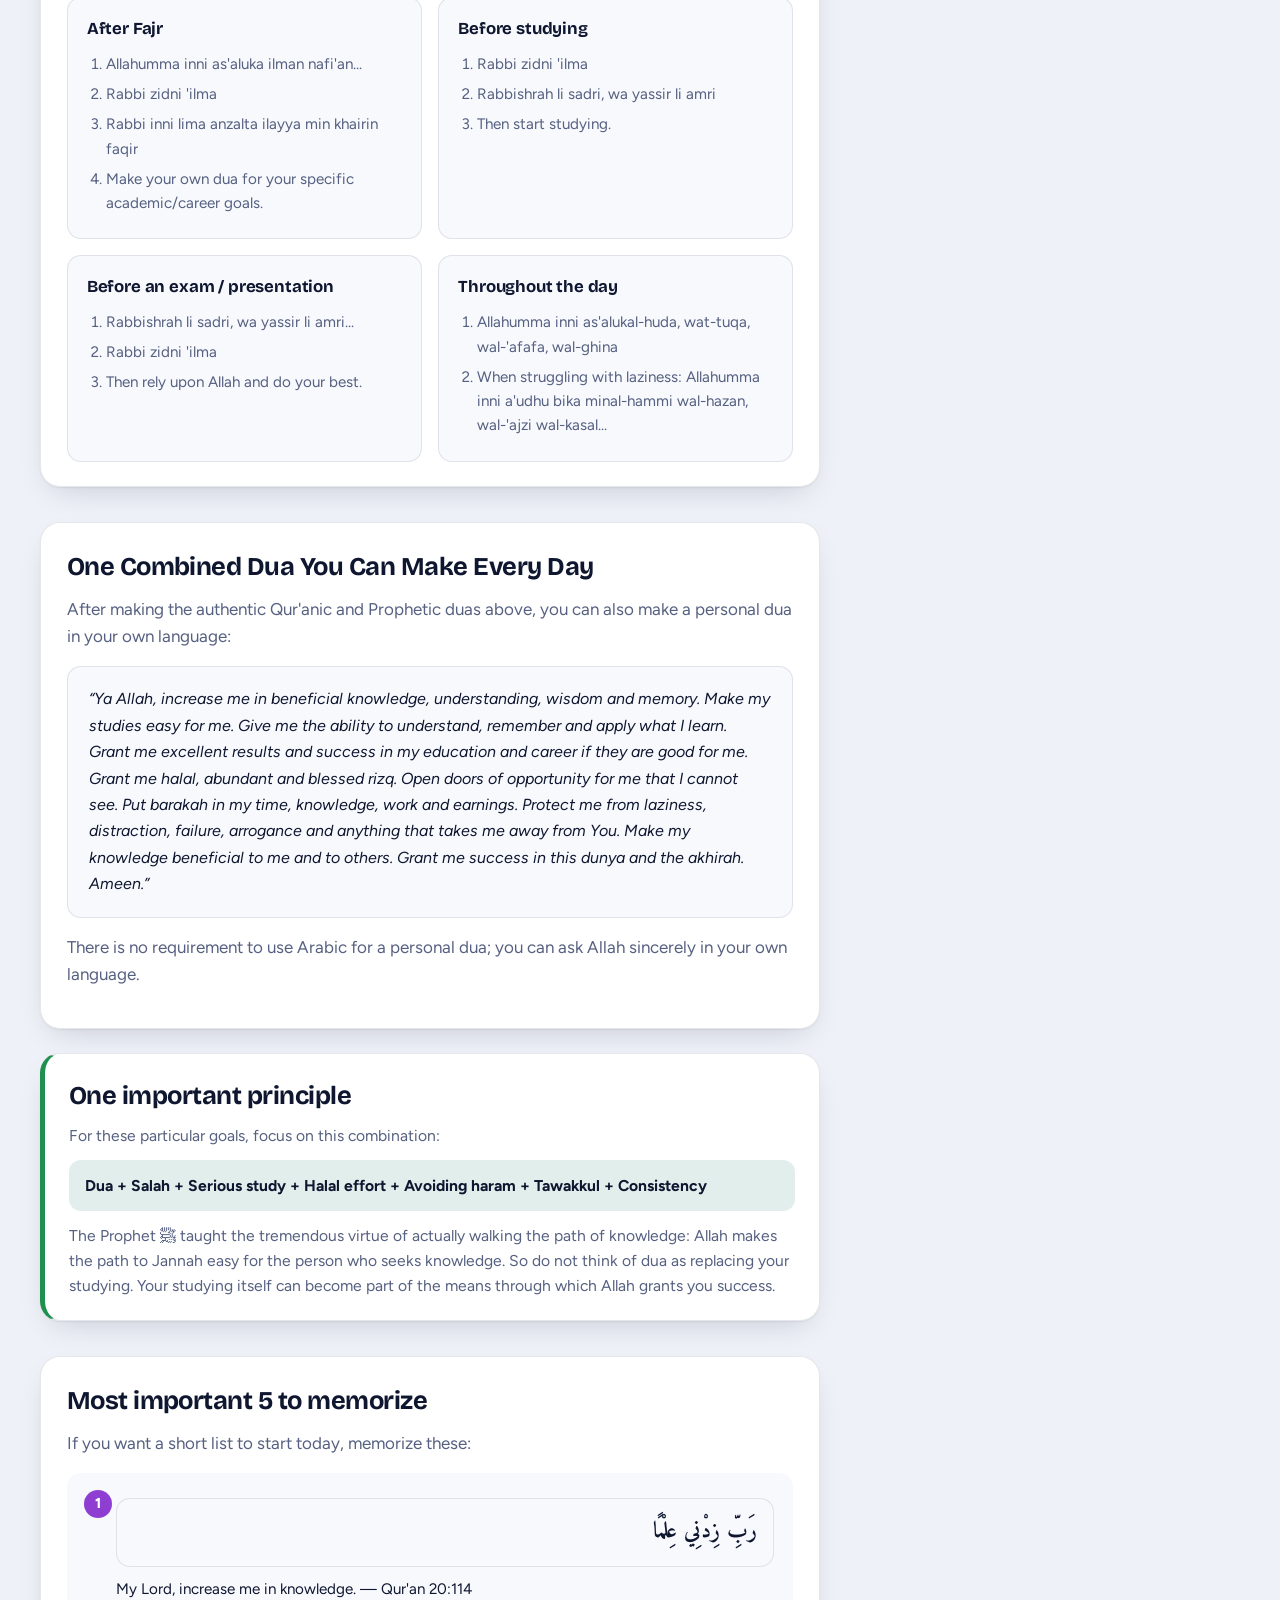
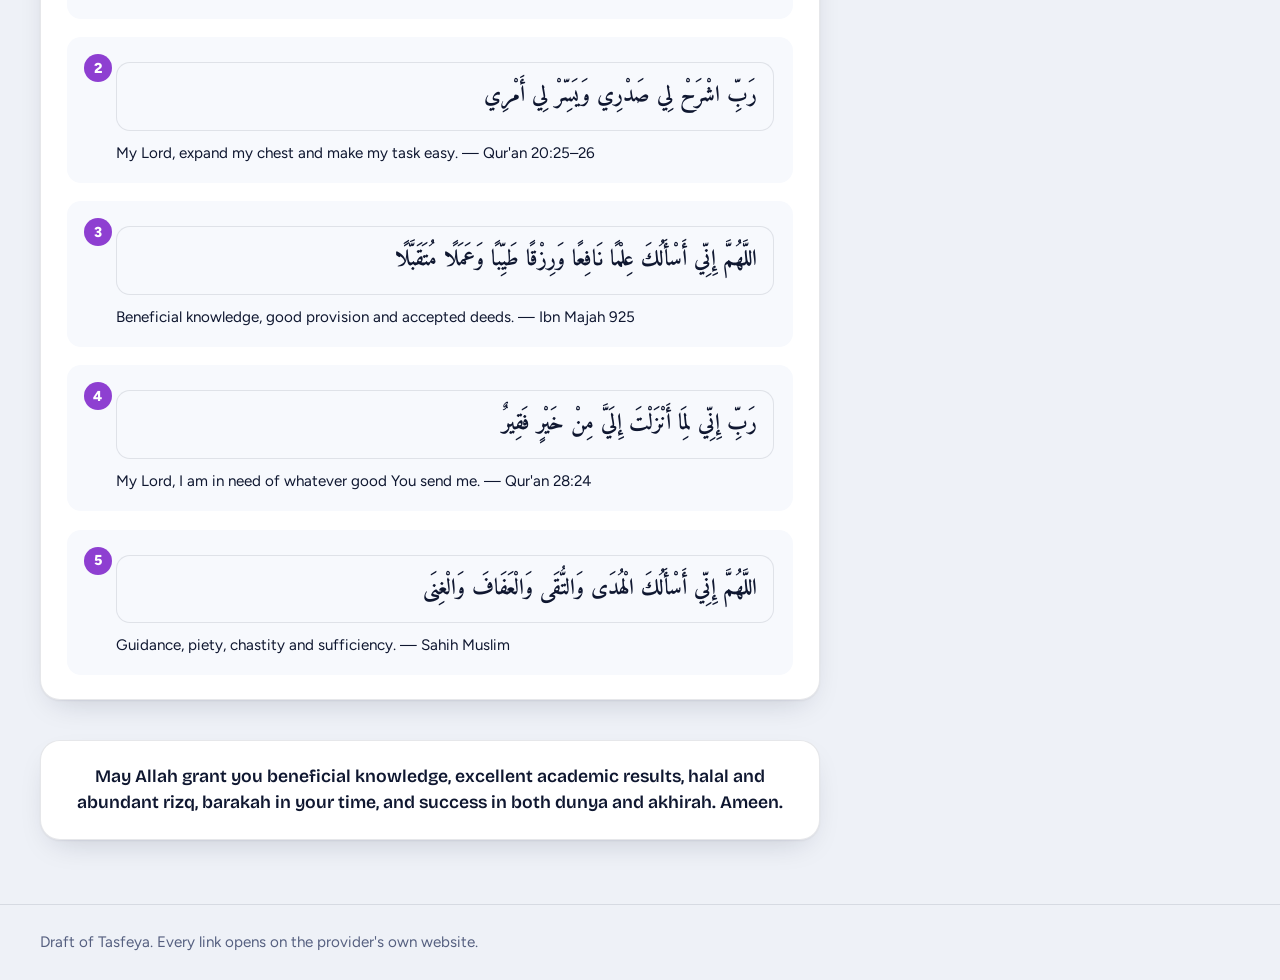
<file: tasfeya/dua.html>
<!DOCTYPE html>
<html lang="en" data-theme="light">

<head>
    <meta charset="utf-8">
    <meta name="viewport" content="width=device-width, initial-scale=1, viewport-fit=cover">
    <title>Du'a for Knowledge, Rizq &amp; Success | Drafts of Tasfeya</title>
    <meta name="description"
        content="Qur'anic and authentic Prophetic supplications for beneficial knowledge, academic excellence, ease in studying, success in exams, and halal rizq.">
    <meta name="theme-color" content="#eef1f7" media="(prefers-color-scheme: light)">
    <meta name="theme-color" content="#0a0e1f" media="(prefers-color-scheme: dark)">
    <link rel="icon"
        href="data:image/svg+xml,%3Csvg xmlns='http://www.w3.org/2000/svg' viewBox='0 0 32 32'%3E%3Crect width='32' height='32' rx='9' fill='%232f4bff'/%3E%3Ctext x='16' y='23' font-family='Arial' font-weight='800' font-size='20' text-anchor='middle' fill='white'%3ET%3C/text%3E%3C/svg%3E">
    <link rel="preconnect" href="https://fonts.googleapis.com">
    <link rel="preconnect" href="https://fonts.gstatic.com" crossorigin>
    <link
        href="https://fonts.googleapis.com/css2?family=Bricolage+Grotesque:opsz,wght@12..96,500;12..96,600;12..96,700;12..96,800&family=Figtree:wght@400;500;600;700&family=Amiri:wght@400;700&display=swap"
        rel="stylesheet">
    <script>
        (function () {
            var t; try { t = localStorage.getItem('tasfeya-theme') } catch (e) { }
            if (!t) t = window.matchMedia('(prefers-color-scheme: dark)').matches ? 'dark' : 'light';
            document.documentElement.setAttribute('data-theme', t);
        })();
    </script>
    <link rel="stylesheet" href="css/style.css">
</head>

<body>
    <div class="bg" aria-hidden="true"></div>
    <header class="site-header">
        <div class="wrap bar">
            <a class="brand" href="index.html" aria-label="Drafts of Tasfeya home"><span
                    class="brand-mark">T</span><span>Drafts of Tasfeya</span></a>
            <div class="header-actions">
                <a class="nav-link is-active" href="dua.html">Du'a</a>
                <button class="theme-toggle" type="button" aria-label="Switch color mode"><svg class="icon sun"
                        viewBox="0 0 24 24" aria-hidden="true">
                        <circle cx="12" cy="12" r="4" />
                        <path
                            d="M12 2v2M12 20v2M4.93 4.93l1.41 1.41M17.66 17.66l1.41 1.41M2 12h2M20 12h2M4.93 19.07l1.41-1.41M17.66 6.34l1.41-1.41" />
                    </svg><svg class="icon moon" viewBox="0 0 24 24" aria-hidden="true">
                        <path d="M12 3a6 6 0 0 0 9 9 9 9 0 1 1-9-9Z" />
                    </svg></button>
            </div>
        </div>
    </header>
    <main class="wrap">
        <a class="back" href="index.html"><svg class="icon" viewBox="0 0 24 24" aria-hidden="true">
                <path d="M19 12H5" />
                <path d="m12 19-7-7 7-7" />
            </svg><span>All sectors</span></a>

        <section class="page-hero" style="--c:#8e3fd1">
            <span class="tile"><svg class="icon" viewBox="0 0 24 24" aria-hidden="true">
                    <path
                        d="M12 3c-4.97 0-9 3.58-9 8 0 2.25 1.05 4.28 2.75 5.72L5 21l3.4-1.7A9.4 9.4 0 0 0 12 19c4.97 0 9-3.58 9-8s-4.03-8-9-8Z" />
                    <path d="M9 11h6M9 14h4" />
                </svg></span>
            <div>
                <h1>Du'as for Knowledge, Rizq &amp; Success</h1>
                <p>Qur'anic verses and authentic Prophetic supplications for beneficial knowledge, academic excellence,
                    ease in studying, success in exams, and overall success in dunya and akhirah.</p>
            </div>
        </section>

        <div class="dua-content">

            <aside class="dua-notice">
                <p>If your goal is increased rizq, beneficial knowledge, academic excellence, ease in studying, success
                    in exams, and overall success in dunya and akhirah, there is a strong collection of Qur'anic duas
                    and authentic/accepted Prophetic supplications.</p>
                <p>They are separated carefully so you can distinguish Qur'an, Sahih Hadith, and duas whose attribution
                    or strength needs caution.</p>
                <p><strong>Important:</strong> There is no authentic Islamic formula that guarantees a particular GPA,
                    exam result, job, or amount of money simply by reciting a dua a fixed number of times. Dua should be
                    accompanied by salah, halal effort, studying, discipline, tawakkul, and avoiding haram.</p>
            </aside>

            <!-- 1 -->
            <article class="dua-card" style="--i:0">
                <div class="dua-num">1</div>
                <div class="dua-body">
                    <h2>The most comprehensive dua for your goals</h2>
                    <p>This is probably the single best dua to make every morning, because it combines knowledge, rizq,
                        and accepted deeds:</p>
                    <blockquote class="arabic" dir="rtl" lang="ar">اللَّهُمَّ إِنِّي أَسْأَلُكَ عِلْمًا نَافِعًا،
                        وَرِزْقًا طَيِّبًا، وَعَمَلًا مُتَقَبَّلًا</blockquote>
                    <p class="translit"><strong>Transliteration:</strong> Allahumma inni as'aluka ilman nafi'an, wa
                        rizqan tayyiban, wa 'amalan mutaqabbalan.</p>
                    <p class="meaning"><strong>Meaning:</strong> O Allah, I ask You for beneficial knowledge, good
                        provision, and deeds that are accepted.</p>
                    <div class="dua-meta">
                        <span class="tag tag-when">When: After Fajr prayer</span>
                        <span class="tag tag-source">Source: Sunan Ibn Majah 925 — graded Sahih</span>
                    </div>
                    <p>This is particularly beautiful for a student because it asks Allah for three things
                        simultaneously: beneficial knowledge, halal/good provision, and accepted deeds.</p>
                </div>
            </article>

            <!-- 2 -->
            <article class="dua-card" style="--i:1">
                <div class="dua-num">2</div>
                <div class="dua-body">
                    <h2>Dua for increasing knowledge</h2>
                    <p>This is directly from the Qur'an:</p>
                    <blockquote class="arabic" dir="rtl" lang="ar">رَبِّ زِدْنِي عِلْمًا</blockquote>
                    <p class="translit"><strong>Transliteration:</strong> Rabbi zidni 'ilma.</p>
                    <p class="meaning"><strong>Meaning:</strong> “My Lord, increase me in knowledge.”</p>
                    <div class="dua-meta">
                        <span class="tag tag-source">Qur'an — Surah Taha 20:114</span>
                    </div>
                    <p>Allah Himself instructed the Prophet ﷺ to say this. For academic life you can say it before
                        studying, before class, before a difficult chapter, before an exam, when you feel you cannot
                        understand something, or after salah. It is extremely short, so make it a constant part of your
                        daily routine.</p>
                </div>
            </article>

            <!-- 3 -->
            <article class="dua-card" style="--i:2">
                <div class="dua-num">3</div>
                <div class="dua-body">
                    <h2>Dua for understanding and making difficult tasks easy</h2>
                    <p>This is the dua of Musa عليه السلام when he was given a difficult responsibility:</p>
                    <blockquote class="arabic" dir="rtl" lang="ar">رَبِّ اشْرَحْ لِي صَدْرِي ۝ وَيَسِّرْ لِي أَمْرِي ۝
                        وَاحْلُلْ عُقْدَةً مِنْ لِسَانِي ۝ يَفْقَهُوا قَوْلِي</blockquote>
                    <p class="translit"><strong>Transliteration:</strong> Rabbishrah li sadri, wa yassir li amri, wahlul
                        'uqdatan min lisani, yafqahu qawli.</p>
                    <p class="meaning"><strong>Meaning:</strong> “My Lord, expand for me my chest, make my task easy for
                        me, and untie the knot from my tongue so that they may understand my speech.”</p>
                    <div class="dua-meta">
                        <span class="tag tag-source">Surah Taha 20:25–28</span>
                    </div>
                    <p>Excellent for students when starting a difficult subject, preparing a presentation, giving a
                        viva, answering an exam, speaking before teachers, defending a thesis or project, or trying to
                        understand complicated material.</p>
                </div>
            </article>

            <!-- 4 -->
            <article class="dua-card" style="--i:3">
                <div class="dua-num">4</div>
                <div class="dua-body">
                    <h2>Dua specifically combining knowledge and rizq</h2>
                    <p>Again, this is worth emphasizing because it directly matches the request:</p>
                    <blockquote class="arabic" dir="rtl" lang="ar">اللَّهُمَّ إِنِّي أَسْأَلُكَ عِلْمًا نَافِعًا
                        وَرِزْقًا طَيِّبًا وَعَمَلًا مُتَقَبَّلًا</blockquote>
                    <p class="translit"><strong>Transliteration:</strong> Allahumma inni as'aluka ilman nafi'an, wa
                        rizqan tayyiban, wa 'amalan mutaqabbalan.</p>
                    <p class="meaning"><strong>Meaning:</strong> “O Allah, I ask You for beneficial knowledge, good
                        provision, and accepted deeds.”</p>
                    <div class="dua-meta">
                        <span class="tag tag-source">Sunan Ibn Majah 925</span>
                    </div>
                    <p>If you only want to memorize one Prophetic dua, prioritize this one for these particular goals.
                    </p>
                </div>
            </article>

            <!-- 5 -->
            <article class="dua-card" style="--i:4">
                <div class="dua-num">5</div>
                <div class="dua-body">
                    <h2>Dua for halal sufficiency and independence</h2>
                    <p>The Prophet ﷺ used to say:</p>
                    <blockquote class="arabic" dir="rtl" lang="ar">اللَّهُمَّ إِنِّي أَسْأَلُكَ الْهُدَى وَالتُّقَى
                        وَالْعَفَافَ وَالْغِنَى</blockquote>
                    <p class="translit"><strong>Transliteration:</strong> Allahumma inni as'alukal-huda, wat-tuqa,
                        wal-'afafa, wal-ghina.</p>
                    <p class="meaning"><strong>Meaning:</strong> “O Allah, I ask You for guidance, piety, chastity, and
                        sufficiency.”</p>
                    <div class="dua-meta">
                        <span class="tag tag-source">Sahih Muslim; also Jami' at-Tirmidhi 3489</span>
                    </div>
                    <p>Here <em>al-ghina</em> means sufficiency / self-sufficiency and freedom from need — not merely
                        becoming wealthy. That distinction is important: ask Allah for halal wealth with barakah, rather
                        than wealth that becomes a source of fitnah.</p>
                </div>
            </article>

            <!-- 6 -->
            <article class="dua-card" style="--i:5">
                <div class="dua-num">6</div>
                <div class="dua-body">
                    <h2>Dua asking Allah to provide you with sustenance</h2>
                    <p>The Prophet ﷺ taught a beautiful dua:</p>
                    <blockquote class="arabic" dir="rtl" lang="ar">اللَّهُمَّ اغْفِرْ لِي، وَارْحَمْنِي، وَعَافِنِي،
                        وَارْزُقْنِي</blockquote>
                    <p class="translit"><strong>Transliteration:</strong> Allahummaghfir li, warhamni, wa 'afini,
                        warzuqni.</p>
                    <p class="meaning"><strong>Meaning:</strong> “O Allah, forgive me, have mercy upon me, protect me,
                        and provide for me.”</p>
                    <div class="dua-meta">
                        <span class="tag tag-source">Sahih Muslim; Riyad as-Salihin 1469</span>
                    </div>
                    <p>Notice how comprehensive it is: Forgiveness → Mercy → Protection → Rizq.</p>
                </div>
            </article>

            <!-- 7 -->
            <article class="dua-card" style="--i:6">
                <div class="dua-num">7</div>
                <div class="dua-body">
                    <h2>Dua of Musa عليه السلام for Allah's provision</h2>
                    <p>This is one of the most famous Qur'anic supplications associated with seeking Allah's goodness
                        and provision.</p>
                    <blockquote class="arabic" dir="rtl" lang="ar">رَبِّ إِنِّي لِمَا أَنْزَلْتَ إِلَيَّ مِنْ خَيْرٍ
                        فَقِيرٌ</blockquote>
                    <p class="translit"><strong>Transliteration:</strong> Rabbi inni lima anzalta ilayya min khairin
                        faqir.</p>
                    <p class="meaning"><strong>Meaning:</strong> “My Lord, indeed I am, for whatever good You would send
                        down to me, in need.”</p>
                    <div class="dua-meta">
                        <span class="tag tag-source">Surah Al-Qasas 28:24</span>
                    </div>
                    <p>Especially meaningful when looking for employment, seeking financial improvement, starting a
                        business, waiting for an opportunity, struggling financially, or asking Allah for a better
                        future. The verse expresses complete dependence upon Allah.</p>
                </div>
            </article>

            <!-- 8 -->
            <article class="dua-card" style="--i:7">
                <div class="dua-num">8</div>
                <div class="dua-body">
                    <h2>Dua for success in both worlds</h2>
                    <blockquote class="arabic" dir="rtl" lang="ar">رَبَّنَا آتِنَا فِي الدُّنْيَا حَسَنَةً وَفِي
                        الْآخِرَةِ حَسَنَةً وَقِنَا عَذَابَ النَّارِ</blockquote>
                    <p class="translit"><strong>Transliteration:</strong> Rabbana atina fid-dunya hasanatan, wa
                        fil-akhirati hasanatan, wa qina 'adhaban-nar.</p>
                    <p class="meaning"><strong>Meaning:</strong> “Our Lord, give us good in this world and good in the
                        Hereafter, and protect us from the punishment of the Fire.”</p>
                    <div class="dua-meta">
                        <span class="tag tag-source">Surah Al-Baqarah 2:201</span>
                    </div>
                    <p>One of the most comprehensive Qur'anic duas because academic success, career success, halal
                        wealth, family stability and other worldly good can all fall under <em>hasanah fid-dunya</em>.
                    </p>
                </div>
            </article>

            <!-- 9 -->
            <article class="dua-card" style="--i:8">
                <div class="dua-num">9</div>
                <div class="dua-body">
                    <h2>Dua for steadfastness and not losing guidance</h2>
                    <p>Academic and financial success are not the only things worth asking for. Ask Allah not to let
                        success take you away from Him.</p>
                    <blockquote class="arabic" dir="rtl" lang="ar">رَبَّنَا لَا تُزِغْ قُلُوبَنَا بَعْدَ إِذْ
                        هَدَيْتَنَا وَهَبْ لَنَا مِنْ لَدُنكَ رَحْمَةً ۚ إِنَّكَ أَنتَ الْوَهَّابُ</blockquote>
                    <p class="translit"><strong>Transliteration:</strong> Rabbana la tuzigh qulubana ba'da idh
                        hadaytana, wa hab lana milladunka rahmah, innaka antal-Wahhab.</p>
                    <p class="meaning"><strong>Meaning:</strong> “Our Lord, do not let our hearts deviate after You have
                        guided us, and grant us mercy from You. Indeed, You are the Bestower.”</p>
                    <div class="dua-meta">
                        <span class="tag tag-source">Surah Aal 'Imran 3:8</span>
                    </div>
                    <p>An excellent dua when asking Allah for success with iman and barakah, rather than success that
                        becomes a distraction.</p>
                </div>
            </article>

            <!-- 10 -->
            <article class="dua-card" style="--i:9">
                <div class="dua-num">10</div>
                <div class="dua-body">
                    <h2>Dua for beneficial knowledge — with an authenticity note</h2>
                    <p>You may encounter this longer dua online:</p>
                    <blockquote class="arabic" dir="rtl" lang="ar">اللَّهُمَّ انْفَعْنِي بِمَا عَلَّمْتَنِي،
                        وَعَلِّمْنِي مَا يَنْفَعُنِي، وَزِدْنِي عِلْمًا</blockquote>
                    <p class="translit"><strong>Transliteration:</strong> Allahummanfa'ni bima 'allamtani, wa 'allimni
                        ma yanfa'uni, wa zidni 'ilman.</p>
                    <p class="meaning"><strong>Meaning:</strong> “O Allah, benefit me through what You have taught me,
                        teach me what will benefit me, and increase me in knowledge.”</p>
                    <div class="dua-meta">
                        <span class="tag tag-caution">Sunan Ibn Majah 3833 — graded Da'if (weak)</span>
                    </div>
                    <p>So this particular narration should not be labelled as an authentic hadith. You can still make a
                        personal dua with these words because the meaning is sound, but if your goal is specifically
                        authentic Prophetic duas, prioritize <em>Allahumma inni as'aluka ilman nafi'an...</em> and
                        <em>Rabbi zidni 'ilma</em>.</p>
                </div>
            </article>

            <!-- 11 -->
            <article class="dua-card" style="--i:10">
                <div class="dua-num">11</div>
                <div class="dua-body">
                    <h2>The Prophetic encouragement for seeking knowledge</h2>
                    <p>Although this is not a dua, it is extremely relevant to academic success.</p>
                    <p>The Prophet ﷺ said: <em>Whoever follows a path seeking knowledge, Allah makes a path to Paradise
                            easy for him.</em></p>
                    <div class="dua-meta">
                        <span class="tag tag-source">Sahih Muslim 2699a; also Sunan Abi Dawud 3643 (Sahih by
                            al-Albani)</span>
                    </div>
                    <p>So your actual studying can itself become an act of worship when your intention is correct.</p>
                </div>
            </article>

            <!-- 12 -->
            <article class="dua-card" style="--i:11">
                <div class="dua-num">12</div>
                <div class="dua-body">
                    <h2>Allah grants understanding as a form of good</h2>
                    <p>The Prophet ﷺ said: <em>“If Allah wants to do good to a person, He makes him comprehend the
                            religion.”</em></p>
                    <div class="dua-meta">
                        <span class="tag tag-source">Sahih al-Bukhari 71</span>
                    </div>
                    <p>Understanding itself is a blessing from Allah. Therefore do not only ask “Ya Allah, let me get a
                        high grade.” Also ask: “Ya Allah, give me understanding, beneficial knowledge, strong memory,
                        wisdom, and the ability to use what I learn for good.”</p>
                </div>
            </article>

            <!-- 13 -->
            <article class="dua-card" style="--i:12">
                <div class="dua-num">13</div>
                <div class="dua-body">
                    <h2>Dua against laziness and obstacles affecting productivity</h2>
                    <p>For academic life, this Prophetic dua is particularly useful:</p>
                    <blockquote class="arabic" dir="rtl" lang="ar">اللَّهُمَّ إِنِّي أَعُوذُ بِكَ مِنَ الْهَمِّ
                        وَالْحَزَنِ، وَالْعَجْزِ وَالْكَسَلِ، وَالْجُبْنِ وَالْبُخْلِ، وَضَلَعِ الدَّيْنِ وَغَلَبَةِ
                        الرِّجَالِ</blockquote>
                    <p class="translit"><strong>Transliteration:</strong> Allahumma inni a'udhu bika minal-hammi
                        wal-hazan, wal-'ajzi wal-kasal, wal-jubni wal-bukhl, wa dala'id-dayni wa ghalabatir-rijal.</p>
                    <p class="meaning"><strong>Meaning:</strong> “O Allah, I seek refuge in You from anxiety, grief,
                        incapacity, laziness, cowardice, miserliness, the burden of debt, and being overcome by others.”
                    </p>
                    <div class="dua-meta">
                        <span class="tag tag-source">Sunan an-Nasa'i 5476</span>
                    </div>
                    <p>For a student, the phrase <em>wal-'ajzi wal-kasal</em> — incapacity and laziness — is
                        particularly relevant.</p>
                </div>
            </article>

            <!-- Collections -->
            <section class="dua-collection">
                <h2 class="group-title">Your Academic Success Collection</h2>
                <p>If your main objective is knowledge, understanding, and excellent academic performance, memorize
                    these four first:</p>
                <ol class="collection-list">
                    <li>
                        <strong>Before studying</strong>
                        <blockquote class="arabic sm" dir="rtl" lang="ar">رَبِّ زِدْنِي عِلْمًا</blockquote>
                        <span class="translit">Rabbi zidni 'ilma. — My Lord, increase me in knowledge.</span>
                    </li>
                    <li>
                        <strong>Before difficult study/work</strong>
                        <blockquote class="arabic sm" dir="rtl" lang="ar">رَبِّ اشْرَحْ لِي صَدْرِي ۝ وَيَسِّرْ لِي
                            أَمْرِي</blockquote>
                        <span class="translit">Rabbishrah li sadri, wa yassir li amri. — My Lord, expand my chest and
                            make my task easy for me.</span>
                    </li>
                    <li>
                        <strong>After Fajr</strong>
                        <blockquote class="arabic sm" dir="rtl" lang="ar">اللَّهُمَّ إِنِّي أَسْأَلُكَ عِلْمًا نَافِعًا،
                            وَرِزْقًا طَيِّبًا، وَعَمَلًا مُتَقَبَّلًا</blockquote>
                        <span class="translit">Allahumma inni as'aluka ilman nafi'an, wa rizqan tayyiban, wa 'amalan
                            mutaqabbalan. — Beneficial knowledge, good provision, and accepted deeds.</span>
                    </li>
                    <li>
                        <strong>When you feel lazy or overwhelmed</strong>
                        <span class="translit">Allahumma inni a'udhu bika minal-hammi wal-hazan, wal-'ajzi wal-kasal...
                            — O Allah, I seek refuge in You from anxiety, grief, incapacity and laziness...</span>
                    </li>
                </ol>
            </section>

            <section class="dua-collection">
                <h2 class="group-title">Your Rizq Collection</h2>
                <p>For halal rizq, financial stability and opportunities, prioritize:</p>
                <ol class="collection-list">
                    <li>
                        <blockquote class="arabic sm" dir="rtl" lang="ar">رَبِّ إِنِّي لِمَا أَنْزَلْتَ إِلَيَّ مِنْ
                            خَيْرٍ فَقِيرٌ</blockquote>
                        <span class="translit">Rabbi inni lima anzalta ilayya min khairin faqir. — My Lord, I am truly
                            in need of whatever good You send me. — Qur'an 28:24</span>
                    </li>
                    <li>
                        <blockquote class="arabic sm" dir="rtl" lang="ar">اللَّهُمَّ إِنِّي أَسْأَلُكَ الْهُدَى
                            وَالتُّقَى وَالْعَفَافَ وَالْغِنَى</blockquote>
                        <span class="translit">Allahumma inni as'alukal-huda, wat-tuqa, wal-'afafa, wal-ghina. —
                            Guidance, piety, chastity and sufficiency. — Sahih Muslim</span>
                    </li>
                    <li>
                        <blockquote class="arabic sm" dir="rtl" lang="ar">اللَّهُمَّ اغْفِرْ لِي، وَارْحَمْنِي،
                            وَعَافِنِي، وَارْزُقْنِي</blockquote>
                        <span class="translit">Allahummaghfir li, warhamni, wa 'afini, warzuqni. — Forgive me, have
                            mercy on me, protect me and provide for me. — Sahih Muslim</span>
                    </li>
                </ol>
            </section>

            <section class="dua-collection">
                <h2 class="group-title">A Practical Daily Routine</h2>
                <p>You do not need to overwhelm yourself with dozens of duas.</p>
                <div class="routine-grid">
                    <div class="routine-item">
                        <h3>After Fajr</h3>
                        <ol>
                            <li>Allahumma inni as'aluka ilman nafi'an...</li>
                            <li>Rabbi zidni 'ilma</li>
                            <li>Rabbi inni lima anzalta ilayya min khairin faqir</li>
                            <li>Make your own dua for your specific academic/career goals.</li>
                        </ol>
                    </div>
                    <div class="routine-item">
                        <h3>Before studying</h3>
                        <ol>
                            <li>Rabbi zidni 'ilma</li>
                            <li>Rabbishrah li sadri, wa yassir li amri</li>
                            <li>Then start studying.</li>
                        </ol>
                    </div>
                    <div class="routine-item">
                        <h3>Before an exam / presentation</h3>
                        <ol>
                            <li>Rabbishrah li sadri, wa yassir li amri...</li>
                            <li>Rabbi zidni 'ilma</li>
                            <li>Then rely upon Allah and do your best.</li>
                        </ol>
                    </div>
                    <div class="routine-item">
                        <h3>Throughout the day</h3>
                        <ol>
                            <li>Allahumma inni as'alukal-huda, wat-tuqa, wal-'afafa, wal-ghina</li>
                            <li>When struggling with laziness: Allahumma inni a'udhu bika minal-hammi wal-hazan,
                                wal-'ajzi wal-kasal...</li>
                        </ol>
                    </div>
                </div>
            </section>

            <section class="dua-collection">
                <h2 class="group-title">One Combined Dua You Can Make Every Day</h2>
                <p>After making the authentic Qur'anic and Prophetic duas above, you can also make a personal dua in
                    your own language:</p>
                <blockquote class="personal-dua">
                    “Ya Allah, increase me in beneficial knowledge, understanding, wisdom and memory. Make my studies
                    easy for me. Give me the ability to understand, remember and apply what I learn. Grant me excellent
                    results and success in my education and career if they are good for me. Grant me halal, abundant and
                    blessed rizq. Open doors of opportunity for me that I cannot see. Put barakah in my time, knowledge,
                    work and earnings. Protect me from laziness, distraction, failure, arrogance and anything that takes
                    me away from You. Make my knowledge beneficial to me and to others. Grant me success in this dunya
                    and the akhirah. Ameen.”
                </blockquote>
                <p>There is no requirement to use Arabic for a personal dua; you can ask Allah sincerely in your own
                    language.</p>
            </section>

            <aside class="dua-notice dua-principle">
                <h2 class="group-title" style="margin-top:0">One important principle</h2>
                <p>For these particular goals, focus on this combination:</p>
                <p class="principle-line"><strong>Dua + Salah + Serious study + Halal effort + Avoiding haram + Tawakkul
                        + Consistency</strong></p>
                <p>The Prophet ﷺ taught the tremendous virtue of actually walking the path of knowledge: Allah makes the
                    path to Jannah easy for the person who seeks knowledge. So do not think of dua as replacing your
                    studying. Your studying itself can become part of the means through which Allah grants you success.
                </p>
            </aside>

            <section class="dua-collection top-five">
                <h2 class="group-title">Most important 5 to memorize</h2>
                <p>If you want a short list to start today, memorize these:</p>
                <ol class="collection-list numbered-strong">
                    <li>
                        <blockquote class="arabic sm" dir="rtl" lang="ar">رَبِّ زِدْنِي عِلْمًا</blockquote>
                        <span class="translit">My Lord, increase me in knowledge. — Qur'an 20:114</span>
                    </li>
                    <li>
                        <blockquote class="arabic sm" dir="rtl" lang="ar">رَبِّ اشْرَحْ لِي صَدْرِي وَيَسِّرْ لِي
                            أَمْرِي</blockquote>
                        <span class="translit">My Lord, expand my chest and make my task easy. — Qur'an 20:25–26</span>
                    </li>
                    <li>
                        <blockquote class="arabic sm" dir="rtl" lang="ar">اللَّهُمَّ إِنِّي أَسْأَلُكَ عِلْمًا نَافِعًا
                            وَرِزْقًا طَيِّبًا وَعَمَلًا مُتَقَبَّلًا</blockquote>
                        <span class="translit">Beneficial knowledge, good provision and accepted deeds. — Ibn Majah
                            925</span>
                    </li>
                    <li>
                        <blockquote class="arabic sm" dir="rtl" lang="ar">رَبِّ إِنِّي لِمَا أَنْزَلْتَ إِلَيَّ مِنْ
                            خَيْرٍ فَقِيرٌ</blockquote>
                        <span class="translit">My Lord, I am in need of whatever good You send me. — Qur'an 28:24</span>
                    </li>
                    <li>
                        <blockquote class="arabic sm" dir="rtl" lang="ar">اللَّهُمَّ إِنِّي أَسْأَلُكَ الْهُدَى
                            وَالتُّقَى وَالْعَفَافَ وَالْغِنَى</blockquote>
                        <span class="translit">Guidance, piety, chastity and sufficiency. — Sahih Muslim</span>
                    </li>
                </ol>
            </section>

            <p class="dua-closing">May Allah grant you beneficial knowledge, excellent academic results, halal and
                abundant rizq, barakah in your time, and success in both dunya and akhirah. Ameen.</p>

        </div>
    </main>
    <footer class="site-footer">
        <div class="wrap">Draft of Tasfeya. Every link opens on the provider's own website.</div>
    </footer>
    <script src="js/main.js"></script>
</body>

</html>
</file>
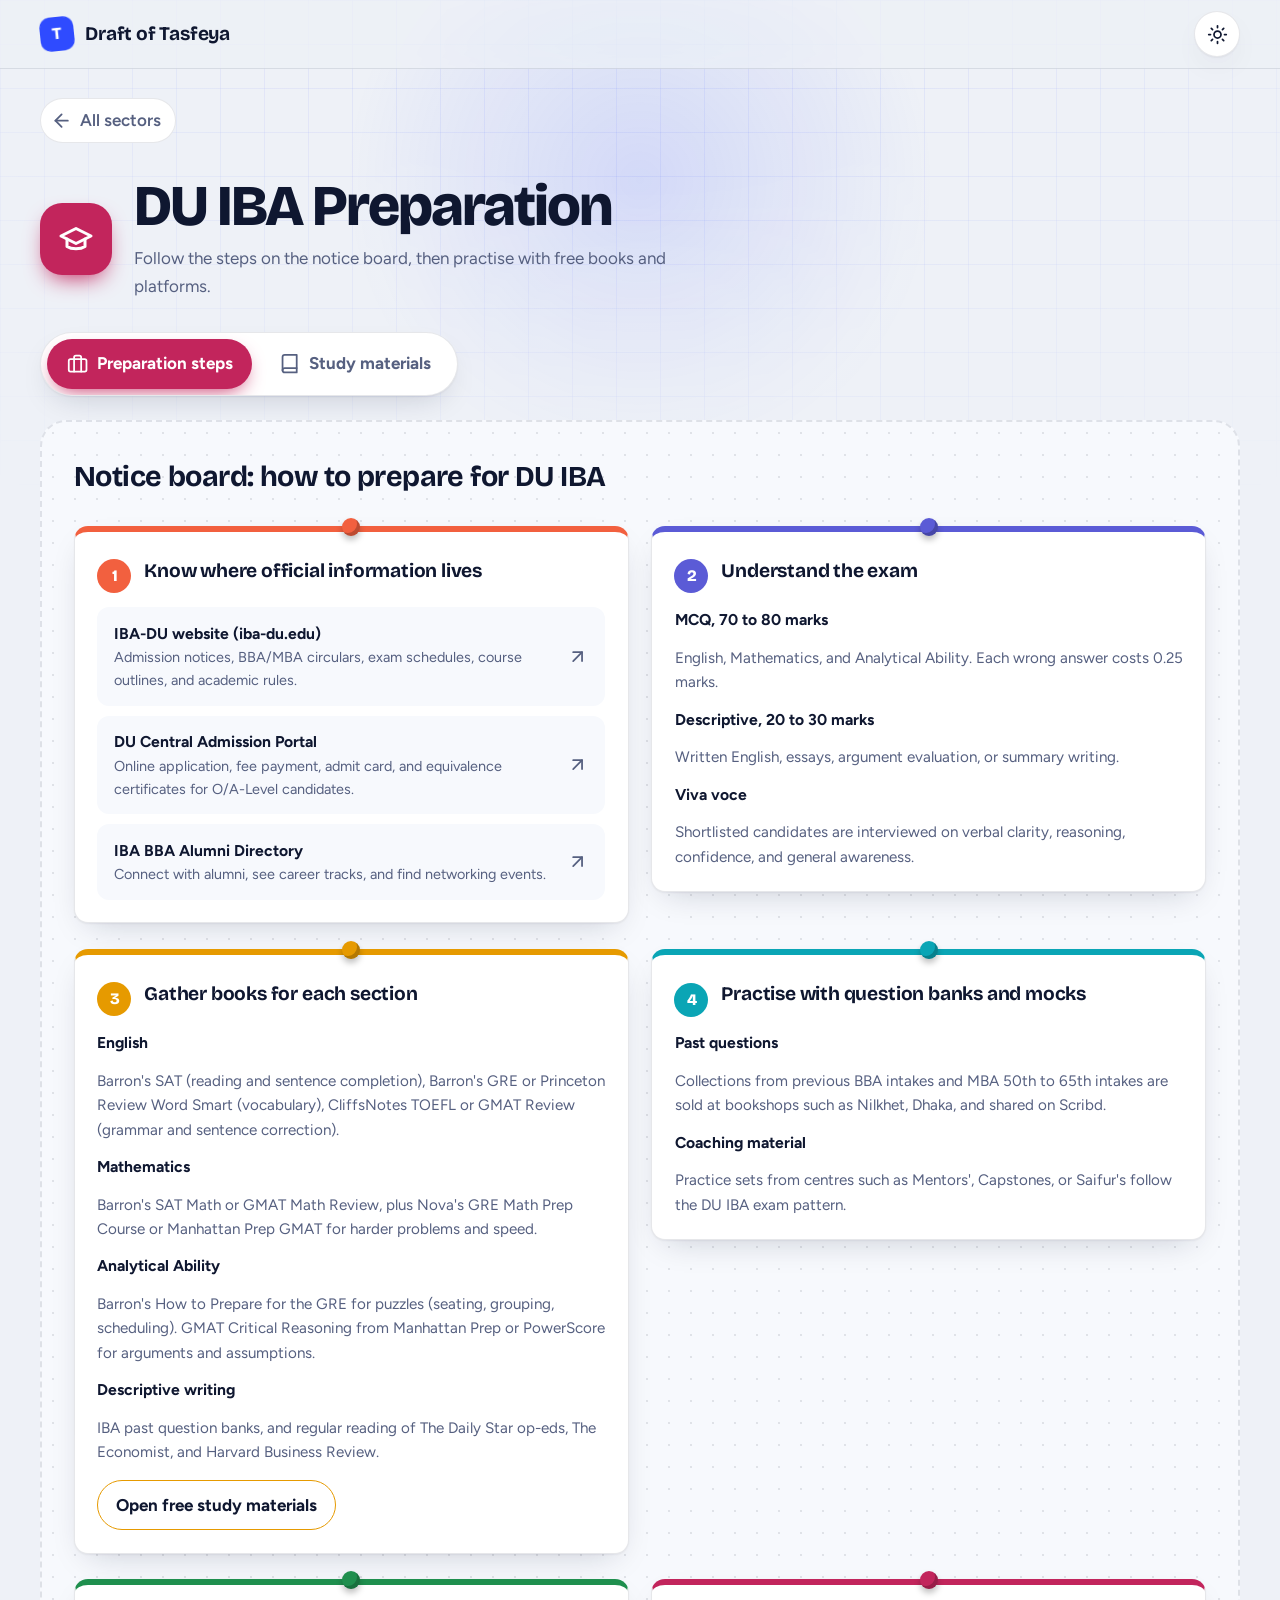
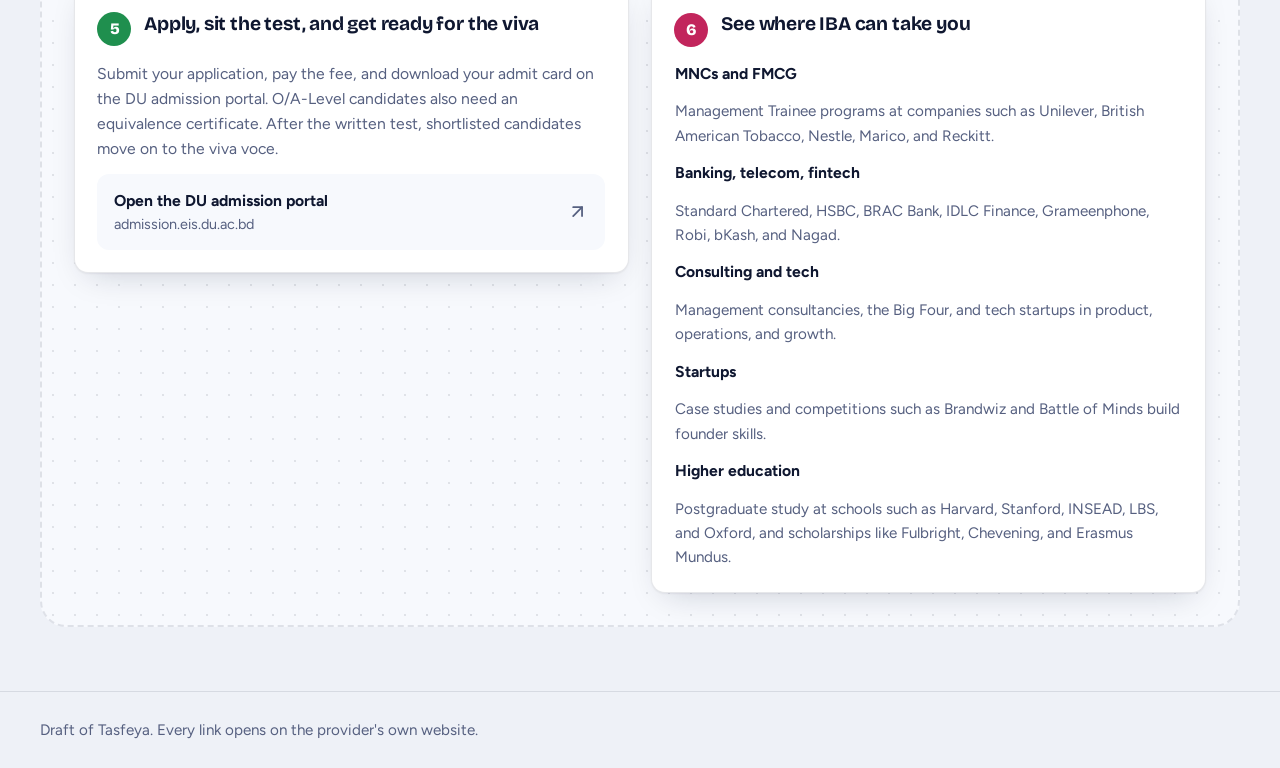
<file: tasfeya/iba.html>
<!DOCTYPE html>
<html lang="en" data-theme="light">
<head>
<meta charset="utf-8">
<meta name="viewport" content="width=device-width, initial-scale=1, viewport-fit=cover">
<title>DU IBA Preparation | Draft of Tasfeya</title>
<meta name="description" content="A step-by-step plan for the IBA admission test, plus free study materials.">
<meta name="theme-color" content="#eef1f7" media="(prefers-color-scheme: light)">
<meta name="theme-color" content="#0a0e1f" media="(prefers-color-scheme: dark)">
<link rel="icon" href="data:image/svg+xml,%3Csvg xmlns='http://www.w3.org/2000/svg' viewBox='0 0 32 32'%3E%3Crect width='32' height='32' rx='9' fill='%232f4bff'/%3E%3Ctext x='16' y='23' font-family='Arial' font-weight='800' font-size='20' text-anchor='middle' fill='white'%3ET%3C/text%3E%3C/svg%3E">
<link rel="preconnect" href="https://fonts.googleapis.com">
<link rel="preconnect" href="https://fonts.gstatic.com" crossorigin>
<link href="https://fonts.googleapis.com/css2?family=Bricolage+Grotesque:opsz,wght@12..96,500;12..96,600;12..96,700;12..96,800&family=Figtree:wght@400;500;600;700&display=swap" rel="stylesheet">
<script>
(function(){var t;try{t=localStorage.getItem('tasfeya-theme')}catch(e){}
if(!t)t=window.matchMedia('(prefers-color-scheme: dark)').matches?'dark':'light';
document.documentElement.setAttribute('data-theme',t);})();
</script>
<link rel="stylesheet" href="css/style.css">
</head>
<body>
<div class="bg" aria-hidden="true"></div>
<header class="site-header">
  <div class="wrap bar">
    <a class="brand" href="index.html" aria-label="Draft of Tasfeya home"><span class="brand-mark">T</span><span>Draft of Tasfeya</span></a>
    <button class="theme-toggle" type="button" aria-label="Switch color mode"><svg class="icon sun" viewBox="0 0 24 24" aria-hidden="true"><circle cx="12" cy="12" r="4"/><path d="M12 2v2M12 20v2M4.93 4.93l1.41 1.41M17.66 17.66l1.41 1.41M2 12h2M20 12h2M4.93 19.07l1.41-1.41M17.66 6.34l1.41-1.41"/></svg><svg class="icon moon" viewBox="0 0 24 24" aria-hidden="true"><path d="M12 3a6 6 0 0 0 9 9 9 9 0 1 1-9-9Z"/></svg></button>
  </div>
</header>
<main class="wrap">
  <a class="back" href="index.html"><svg class="icon" viewBox="0 0 24 24" aria-hidden="true"><path d="M19 12H5"/><path d="m12 19-7-7 7-7"/></svg><span>All sectors</span></a>
  <section class="page-hero" style="--c:#c2255c">
    <span class="tile"><svg class="icon" viewBox="0 0 24 24" aria-hidden="true"><path d="M22 10 12 5 2 10l10 5 10-5Z"/><path d="M6 12v5c3 2 9 2 12 0v-5"/></svg></span>
    <div><h1>DU IBA Preparation</h1><p>Follow the steps on the notice board, then practise with free books and platforms.</p></div>
  </section>
  <section style="--c:#c2255c" aria-label="Resources">
    <div class="tabs" role="tablist" aria-label="DU IBA preparation">
      <button class="tab" role="tab" id="tab-board" data-panel="board" aria-controls="panel-board" aria-selected="true" type="button"><svg class="icon" viewBox="0 0 24 24" aria-hidden="true"><rect x="2" y="7" width="20" height="14" rx="2"/><path d="M16 21V5a2 2 0 0 0-2-2h-4a2 2 0 0 0-2 2v16"/></svg><span>Preparation steps</span></button>
      <button class="tab" role="tab" id="tab-materials" data-panel="materials" aria-controls="panel-materials" aria-selected="false" tabindex="-1" type="button"><svg class="icon" viewBox="0 0 24 24" aria-hidden="true"><path d="M4 19.5A2.5 2.5 0 0 1 6.5 17H20"/><path d="M6.5 2H20v20H6.5A2.5 2.5 0 0 1 4 19.5v-15A2.5 2.5 0 0 1 6.5 2z"/></svg><span>Study materials</span></button>
    </div>
    <section class="panel" role="tabpanel" id="panel-board" aria-labelledby="tab-board">
      <div class="board">
        <h2 class="board-title">Notice board: how to prepare for DU IBA</h2>
        <div class="notes">
        <article class="note" style="--i:0;--tilt:-.7deg;--tone:var(--t0)">
          <span class="pin" aria-hidden="true"></span>
          <h3><span class="step">1</span><span>Know where official information lives</span></h3>
          <ul class="note-links"><li><a href="https://www.iba-du.edu" target="_blank" rel="noopener noreferrer"><strong>IBA-DU website (iba-du.edu)</strong><span>Admission notices, BBA/MBA circulars, exam schedules, course outlines, and academic rules.</span><svg class="icon" viewBox="0 0 24 24" aria-hidden="true"><path d="M7 17 17 7"/><path d="M7 7h10v10"/></svg></a></li><li><a href="https://admission.eis.du.ac.bd" target="_blank" rel="noopener noreferrer"><strong>DU Central Admission Portal</strong><span>Online application, fee payment, admit card, and equivalence certificates for O/A-Level candidates.</span><svg class="icon" viewBox="0 0 24 24" aria-hidden="true"><path d="M7 17 17 7"/><path d="M7 7h10v10"/></svg></a></li><li><a href="https://amraibagraduate.com" target="_blank" rel="noopener noreferrer"><strong>IBA BBA Alumni Directory</strong><span>Connect with alumni, see career tracks, and find networking events.</span><svg class="icon" viewBox="0 0 24 24" aria-hidden="true"><path d="M7 17 17 7"/><path d="M7 7h10v10"/></svg></a></li></ul>
        </article>
        <article class="note" style="--i:1;--tilt:.7deg;--tone:var(--t1)">
          <span class="pin" aria-hidden="true"></span>
          <h3><span class="step">2</span><span>Understand the exam</span></h3>
          <dl class="note-rows"><dt>MCQ, 70 to 80 marks</dt><dd>English, Mathematics, and Analytical Ability. Each wrong answer costs 0.25 marks.</dd><dt>Descriptive, 20 to 30 marks</dt><dd>Written English, essays, argument evaluation, or summary writing.</dd><dt>Viva voce</dt><dd>Shortlisted candidates are interviewed on verbal clarity, reasoning, confidence, and general awareness.</dd></dl>
        </article>
        <article class="note" style="--i:2;--tilt:-.7deg;--tone:var(--t2)">
          <span class="pin" aria-hidden="true"></span>
          <h3><span class="step">3</span><span>Gather books for each section</span></h3>
          <dl class="note-rows"><dt>English</dt><dd>Barron&#x27;s SAT (reading and sentence completion), Barron&#x27;s GRE or Princeton Review Word Smart (vocabulary), CliffsNotes TOEFL or GMAT Review (grammar and sentence correction).</dd><dt>Mathematics</dt><dd>Barron&#x27;s SAT Math or GMAT Math Review, plus Nova&#x27;s GRE Math Prep Course or Manhattan Prep GMAT for harder problems and speed.</dd><dt>Analytical Ability</dt><dd>Barron&#x27;s How to Prepare for the GRE for puzzles (seating, grouping, scheduling). GMAT Critical Reasoning from Manhattan Prep or PowerScore for arguments and assumptions.</dd><dt>Descriptive writing</dt><dd>IBA past question banks, and regular reading of The Daily Star op-eds, The Economist, and Harvard Business Review.</dd></dl><button class="note-btn" type="button" data-tab="materials">Open free study materials</button>
        </article>
        <article class="note" style="--i:3;--tilt:.7deg;--tone:var(--t3)">
          <span class="pin" aria-hidden="true"></span>
          <h3><span class="step">4</span><span>Practise with question banks and mocks</span></h3>
          <dl class="note-rows"><dt>Past questions</dt><dd>Collections from previous BBA intakes and MBA 50th to 65th intakes are sold at bookshops such as Nilkhet, Dhaka, and shared on Scribd.</dd><dt>Coaching material</dt><dd>Practice sets from centres such as Mentors&#x27;, Capstones, or Saifur&#x27;s follow the DU IBA exam pattern.</dd></dl>
        </article>
        <article class="note" style="--i:4;--tilt:-.7deg;--tone:var(--t4)">
          <span class="pin" aria-hidden="true"></span>
          <h3><span class="step">5</span><span>Apply, sit the test, and get ready for the viva</span></h3>
          <p>Submit your application, pay the fee, and download your admit card on the DU admission portal. O/A-Level candidates also need an equivalence certificate. After the written test, shortlisted candidates move on to the viva voce.</p><ul class="note-links"><li><a href="https://admission.eis.du.ac.bd" target="_blank" rel="noopener noreferrer"><strong>Open the DU admission portal</strong><span>admission.eis.du.ac.bd</span><svg class="icon" viewBox="0 0 24 24" aria-hidden="true"><path d="M7 17 17 7"/><path d="M7 7h10v10"/></svg></a></li></ul>
        </article>
        <article class="note" style="--i:5;--tilt:.7deg;--tone:var(--t5)">
          <span class="pin" aria-hidden="true"></span>
          <h3><span class="step">6</span><span>See where IBA can take you</span></h3>
          <dl class="note-rows"><dt>MNCs and FMCG</dt><dd>Management Trainee programs at companies such as Unilever, British American Tobacco, Nestle, Marico, and Reckitt.</dd><dt>Banking, telecom, fintech</dt><dd>Standard Chartered, HSBC, BRAC Bank, IDLC Finance, Grameenphone, Robi, bKash, and Nagad.</dd><dt>Consulting and tech</dt><dd>Management consultancies, the Big Four, and tech startups in product, operations, and growth.</dd><dt>Startups</dt><dd>Case studies and competitions such as Brandwiz and Battle of Minds build founder skills.</dd><dt>Higher education</dt><dd>Postgraduate study at schools such as Harvard, Stanford, INSEAD, LBS, and Oxford, and scholarships like Fulbright, Chevening, and Erasmus Mundus.</dd></dl>
        </article>
        </div>
      </div>
    </section>
    <section class="panel" role="tabpanel" id="panel-materials" aria-labelledby="tab-materials" hidden>
      <div class="materials">
        <h2 class="group-title">A. Free online courses and interactive learning platforms</h2>
        <h3 class="sub-title"><span class="dd-dot"></span>Math and quantitative aptitude</h3>
        <div class="resources">
      <a class="resource" href="https://www.khanacademy.org/test-prep/digital-sat" target="_blank" rel="noopener noreferrer" style="--i:0">
        <div class="res-body"><span class="provider">Khan Academy</span><h3 class="res-title">Digital SAT Math Course</h3><p class="res-host">khanacademy.org</p></div>
        <span class="open-ico"><svg class="icon" viewBox="0 0 24 24" aria-hidden="true"><path d="M7 17 17 7"/><path d="M7 7h10v10"/></svg></span>
      </a>
      <a class="resource" href="https://gmatclub.com/forum/quantitative-questions-7/" target="_blank" rel="noopener noreferrer" style="--i:1">
        <div class="res-body"><span class="provider">GMAT Club</span><h3 class="res-title">Quantitative Reasoning Practice Forum</h3><p class="res-host">gmatclub.com</p></div>
        <span class="open-ico"><svg class="icon" viewBox="0 0 24 24" aria-hidden="true"><path d="M7 17 17 7"/><path d="M7 7h10v10"/></svg></span>
      </a>
        </div>
        <h3 class="sub-title"><span class="dd-dot"></span>Vocabulary and analytical puzzles</h3>
        <div class="resources">
      <a class="resource" href="https://gre.magoosh.com/flashcards/vocabulary" target="_blank" rel="noopener noreferrer" style="--i:2">
        <div class="res-body"><span class="provider">Magoosh</span><h3 class="res-title">Vocabulary Builder App / Web</h3><p class="res-host">gre.magoosh.com</p></div>
        <span class="open-ico"><svg class="icon" viewBox="0 0 24 24" aria-hidden="true"><path d="M7 17 17 7"/><path d="M7 7h10v10"/></svg></span>
      </a>
      <a class="resource" href="https://www.indiabix.com/logical-reasoning/questions-and-answers/" target="_blank" rel="noopener noreferrer" style="--i:3">
        <div class="res-body"><span class="provider">IndiaBIX</span><h3 class="res-title">Logical Reasoning &amp; Puzzles</h3><p class="res-host">indiabix.com</p></div>
        <span class="open-ico"><svg class="icon" viewBox="0 0 24 24" aria-hidden="true"><path d="M7 17 17 7"/><path d="M7 7h10v10"/></svg></span>
      </a>
        </div>
        <h2 class="group-title">B. Book downloads and open archives</h2>
        <h3 class="sub-title"><span class="dd-dot"></span>Mathematics and quantitative review</h3>
        <div class="resources">
      <a class="resource" href="https://www.daraz.com.bd/products/gre-prep-course-novas-gre-prep-course-by-jeff-kolby-i157082647.html" target="_blank" rel="noopener noreferrer" style="--i:4">
        <div class="res-body"><span class="provider">Daraz</span><h3 class="res-title">Nova&#x27;s GRE Math Prep Course (Jeff Kolby)</h3><p class="res-host">daraz.com.bd</p></div>
        <span class="open-ico"><svg class="icon" viewBox="0 0 24 24" aria-hidden="true"><path d="M7 17 17 7"/><path d="M7 7h10v10"/></svg></span>
      </a>
      <a class="resource" href="https://greworldknowlegde.wordpress.com/wp-content/uploads/2015/08/nova-gre-math-bible.pdf" target="_blank" rel="noopener noreferrer" style="--i:5">
        <div class="res-body"><span class="provider">Open access mirror</span><h3 class="res-title">Nova&#x27;s GRE Math Bible PDF</h3><p class="res-host">greworldknowlegde.wordpress.com</p></div>
        <span class="open-ico"><svg class="icon" viewBox="0 0 24 24" aria-hidden="true"><path d="M7 17 17 7"/><path d="M7 7h10v10"/></svg></span>
      </a>
        </div>
        <h3 class="sub-title"><span class="dd-dot"></span>English and verbal preparation</h3>
        <div class="resources">
      <a class="resource" href="https://www.cienotes.com/wp-content/uploads/2020/03/Barrons-How-To-Prepare-For-The-SAT-2008-Edition.pdf" target="_blank" rel="noopener noreferrer" style="--i:6">
        <div class="res-body"><span class="provider">CIE Notes</span><h3 class="res-title">Barron&#x27;s How to Prepare for the SAT (Full PDF Edition)</h3><p class="res-host">cienotes.com</p></div>
        <span class="open-ico"><svg class="icon" viewBox="0 0 24 24" aria-hidden="true"><path d="M7 17 17 7"/><path d="M7 7h10v10"/></svg></span>
      </a>
        </div>
        <h3 class="sub-title"><span class="dd-dot"></span>Analytical reasoning and logical puzzles</h3>
        <div class="resources">
      <a class="resource" href="https://uodiyala.edu.iq/uploads/PDF%20ELIBRARY%20UODIYALA/EL36/Barron_Gre_12th_Edition.pdf" target="_blank" rel="noopener noreferrer" style="--i:7">
        <div class="res-body"><span class="provider">University of Diyala Open Library</span><h3 class="res-title">Barron&#x27;s GRE 12th Edition (Includes Analytical Section)</h3><p class="res-host">uodiyala.edu.iq</p></div>
        <span class="open-ico"><svg class="icon" viewBox="0 0 24 24" aria-hidden="true"><path d="M7 17 17 7"/><path d="M7 7h10v10"/></svg></span>
      </a>
        </div>
      </div>
    </section>
  </section>
</main>
<footer class="site-footer"><div class="wrap">Draft of Tasfeya. Every link opens on the provider's own website.</div></footer>
<script src="js/main.js"></script>
</body>
</html>
</file>
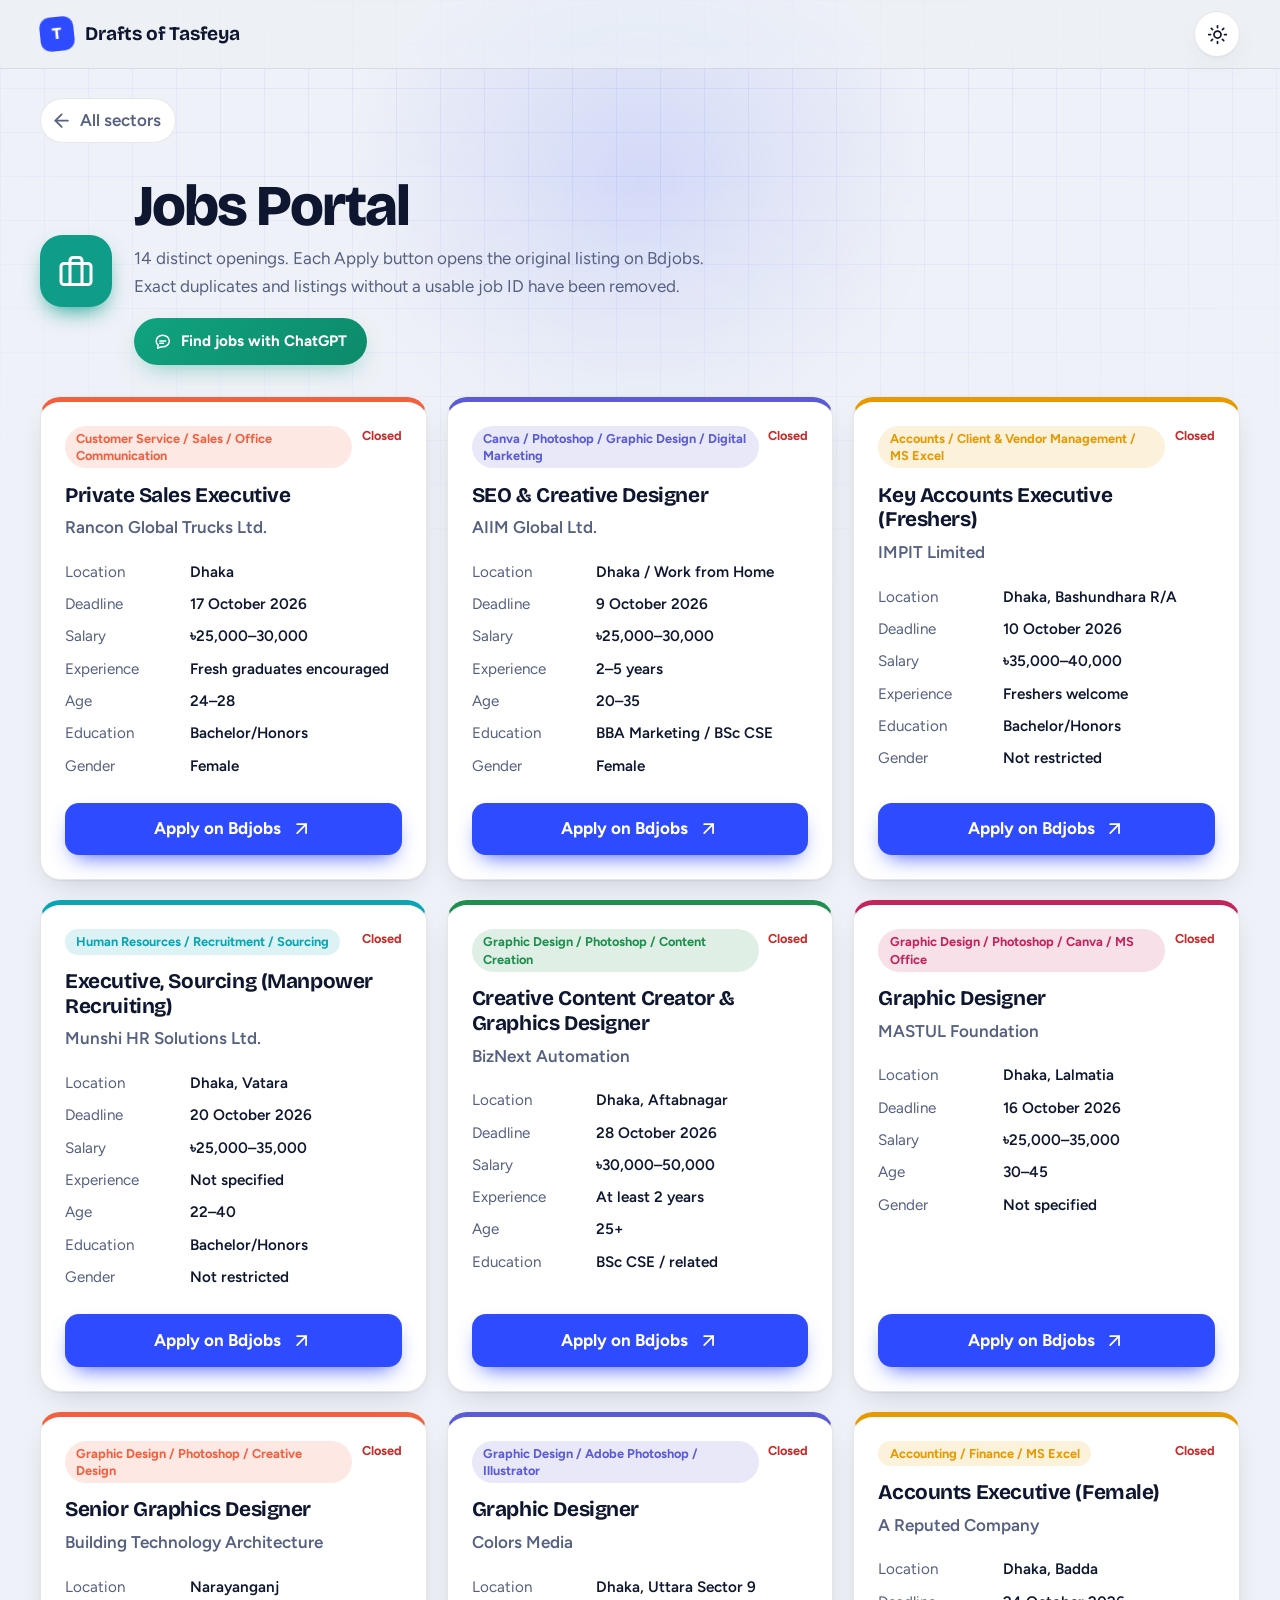
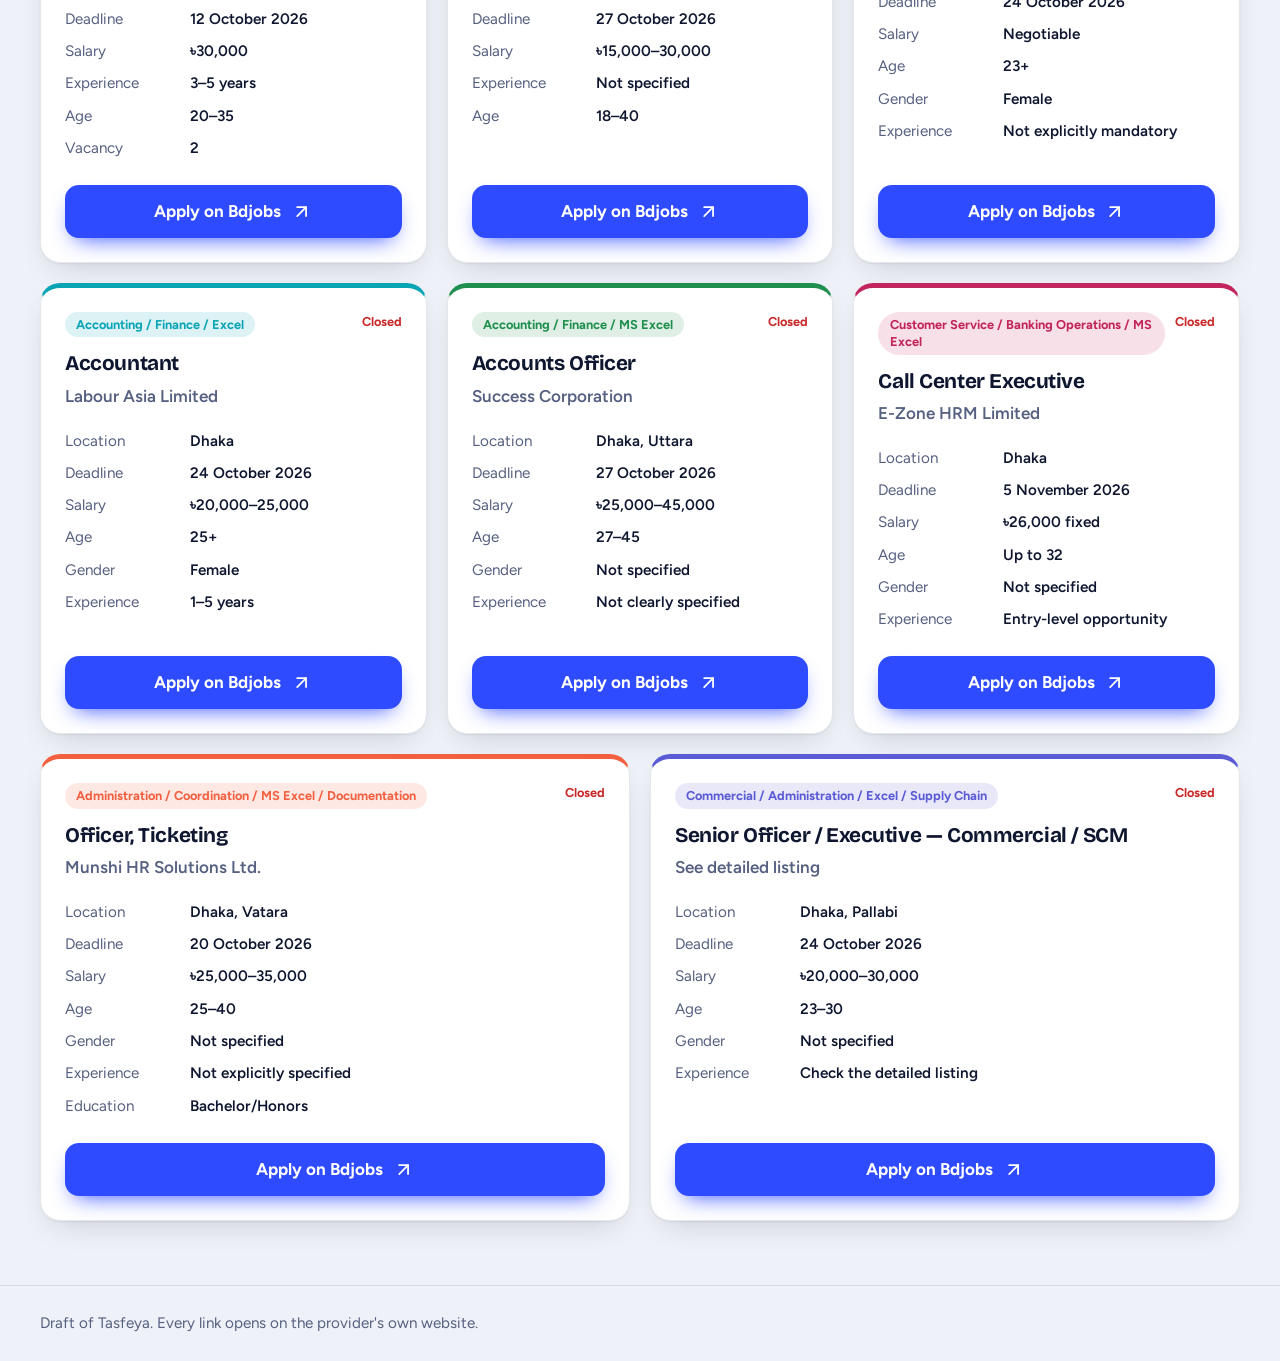
<file: tasfeya/job.html>
<!DOCTYPE html>
<html lang="en" data-theme="light">
<head>
<meta charset="utf-8">
<meta name="viewport" content="width=device-width, initial-scale=1, viewport-fit=cover">
<title>Job Portal | Drafts of Tasfeya</title>
<meta name="description" content="Current job openings in accounting, administration, HR, design, content and sales roles — mostly in Dhaka and across Bangladesh.">
<meta name="theme-color" content="#eef1f7" media="(prefers-color-scheme: light)">
<meta name="theme-color" content="#0a0e1f" media="(prefers-color-scheme: dark)">
<link rel="icon" href="data:image/svg+xml,%3Csvg xmlns='http://www.w3.org/2000/svg' viewBox='0 0 32 32'%3E%3Crect width='32' height='32' rx='9' fill='%232f4bff'/%3E%3Ctext x='16' y='23' font-family='Arial' font-weight='800' font-size='20' text-anchor='middle' fill='white'%3ET%3C/text%3E%3C/svg%3E">
<link rel="preconnect" href="https://fonts.googleapis.com">
<link rel="preconnect" href="https://fonts.gstatic.com" crossorigin>
<link href="https://fonts.googleapis.com/css2?family=Bricolage+Grotesque:opsz,wght@12..96,500;12..96,600;12..96,700;12..96,800&family=Figtree:wght@400;500;600;700&display=swap" rel="stylesheet">
<script>
(function(){var t;try{t=localStorage.getItem('tasfeya-theme')}catch(e){}
if(!t)t=window.matchMedia('(prefers-color-scheme: dark)').matches?'dark':'light';
document.documentElement.setAttribute('data-theme',t);})();
</script>
<link rel="stylesheet" href="css/style.css">
</head>
<body>
<div class="bg" aria-hidden="true"></div>
<header class="site-header">
  <div class="wrap bar">
    <a class="brand" href="index.html" aria-label="Drafts of Tasfeya home"><span class="brand-mark">T</span><span>Drafts of Tasfeya</span></a>
    <button class="theme-toggle" type="button" aria-label="Switch color mode"><svg class="icon sun" viewBox="0 0 24 24" aria-hidden="true"><circle cx="12" cy="12" r="4"/><path d="M12 2v2M12 20v2M4.93 4.93l1.41 1.41M17.66 17.66l1.41 1.41M2 12h2M20 12h2M4.93 19.07l1.41-1.41M17.66 6.34l1.41-1.41"/></svg><svg class="icon moon" viewBox="0 0 24 24" aria-hidden="true"><path d="M12 3a6 6 0 0 0 9 9 9 9 0 1 1-9-9Z"/></svg></button>
  </div>
</header>
<main class="wrap">
  <a class="back" href="index.html"><svg class="icon" viewBox="0 0 24 24" aria-hidden="true"><path d="M19 12H5"/><path d="m12 19-7-7 7-7"/></svg><span>All sectors</span></a>
  <section class="page-hero" style="--c:#0f9d8a">
    <span class="tile"><svg class="icon" viewBox="0 0 24 24" aria-hidden="true"><rect x="2" y="7" width="20" height="14" rx="2"/><path d="M16 21V5a2 2 0 0 0-2-2h-4a2 2 0 0 0-2 2v16"/></svg></span>
    <div>
      <h1>Jobs Portal</h1>
      <p>14 distinct openings. Each Apply button opens the original listing on Bdjobs. Exact duplicates and listings without a usable job ID have been removed.</p>
      <button type="button" class="chatgpt-find-btn" id="openChatgptForm" aria-haspopup="dialog" aria-controls="chatgptModal">
        <svg class="icon" viewBox="0 0 24 24" aria-hidden="true"><path d="M12 3c-4.97 0-9 3.58-9 8 0 2.25 1.05 4.28 2.75 5.72L5 21l3.4-1.7A9.4 9.4 0 0 0 12 19c4.97 0 9-3.58 9-8s-4.03-8-9-8Z"/><path d="M8 11h8M8 14h5"/></svg>
        <span>Find jobs with ChatGPT</span>
      </button>
    </div>
  </section>
  <section class="jobs" aria-label="Job openings">

      <!-- 1 -->
      <article class="job" style="--i:0;--tone:var(--t0)" data-deadline="2026-10-17">
        <div class="job-top"><span class="chip">Customer Service / Sales / Office Communication</span><span class="status" aria-live="polite"></span></div>
        <h2 class="job-title">Private Sales Executive</h2>
        <p class="job-co">Rancon Global Trucks Ltd.</p>
        <dl class="job-info">
          <div><dt>Location</dt><dd>Dhaka</dd></div>
          <div><dt>Deadline</dt><dd>17 October 2026</dd></div>
          <div><dt>Salary</dt><dd>৳25,000–30,000</dd></div>
          <div><dt>Experience</dt><dd>Fresh graduates encouraged</dd></div>
          <div><dt>Age</dt><dd>24–28</dd></div>
          <div><dt>Education</dt><dd>Bachelor/Honors</dd></div>
          <div><dt>Gender</dt><dd>Female</dd></div>
        </dl>
        <a class="apply-btn" href="https://bdjobs.com/h/details/1538320?ln=1" target="_blank" rel="noopener noreferrer"><span>Apply on Bdjobs</span><svg class="icon" viewBox="0 0 24 24" aria-hidden="true"><path d="M7 17 17 7"/><path d="M7 7h10v10"/></svg></a>
      </article>

      <!-- 2 -->
      <article class="job" style="--i:1;--tone:var(--t1)" data-deadline="2026-10-09">
        <div class="job-top"><span class="chip">Canva / Photoshop / Graphic Design / Digital Marketing</span><span class="status" aria-live="polite"></span></div>
        <h2 class="job-title">SEO &amp; Creative Designer</h2>
        <p class="job-co">AIIM Global Ltd.</p>
        <dl class="job-info">
          <div><dt>Location</dt><dd>Dhaka / Work from Home</dd></div>
          <div><dt>Deadline</dt><dd>9 October 2026</dd></div>
          <div><dt>Salary</dt><dd>৳25,000–30,000</dd></div>
          <div><dt>Experience</dt><dd>2–5 years</dd></div>
          <div><dt>Age</dt><dd>20–35</dd></div>
          <div><dt>Education</dt><dd>BBA Marketing / BSc CSE</dd></div>
          <div><dt>Gender</dt><dd>Female</dd></div>
        </dl>
        <a class="apply-btn" href="https://bdjobs.com/h/details/1528126?ln=1" target="_blank" rel="noopener noreferrer"><span>Apply on Bdjobs</span><svg class="icon" viewBox="0 0 24 24" aria-hidden="true"><path d="M7 17 17 7"/><path d="M7 7h10v10"/></svg></a>
      </article>

      <!-- 3 -->
      <article class="job" style="--i:2;--tone:var(--t2)" data-deadline="2026-10-10">
        <div class="job-top"><span class="chip">Accounts / Client &amp; Vendor Management / MS Excel</span><span class="status" aria-live="polite"></span></div>
        <h2 class="job-title">Key Accounts Executive (Freshers)</h2>
        <p class="job-co">IMPIT Limited</p>
        <dl class="job-info">
          <div><dt>Location</dt><dd>Dhaka, Bashundhara R/A</dd></div>
          <div><dt>Deadline</dt><dd>10 October 2026</dd></div>
          <div><dt>Salary</dt><dd>৳35,000–40,000</dd></div>
          <div><dt>Experience</dt><dd>Freshers welcome</dd></div>
          <div><dt>Education</dt><dd>Bachelor/Honors</dd></div>
          <div><dt>Gender</dt><dd>Not restricted</dd></div>
        </dl>
        <a class="apply-btn" href="https://bdjobs.com/h/details/1532140?ln=1" target="_blank" rel="noopener noreferrer"><span>Apply on Bdjobs</span><svg class="icon" viewBox="0 0 24 24" aria-hidden="true"><path d="M7 17 17 7"/><path d="M7 7h10v10"/></svg></a>
      </article>

      <!-- 4 -->
      <article class="job" style="--i:3;--tone:var(--t3)" data-deadline="2026-10-20">
        <div class="job-top"><span class="chip">Human Resources / Recruitment / Sourcing</span><span class="status" aria-live="polite"></span></div>
        <h2 class="job-title">Executive, Sourcing (Manpower Recruiting)</h2>
        <p class="job-co">Munshi HR Solutions Ltd.</p>
        <dl class="job-info">
          <div><dt>Location</dt><dd>Dhaka, Vatara</dd></div>
          <div><dt>Deadline</dt><dd>20 October 2026</dd></div>
          <div><dt>Salary</dt><dd>৳25,000–35,000</dd></div>
          <div><dt>Experience</dt><dd>Not specified</dd></div>
          <div><dt>Age</dt><dd>22–40</dd></div>
          <div><dt>Education</dt><dd>Bachelor/Honors</dd></div>
          <div><dt>Gender</dt><dd>Not restricted</dd></div>
        </dl>
        <a class="apply-btn" href="https://bdjobs.com/h/details/1535456?ln=1" target="_blank" rel="noopener noreferrer"><span>Apply on Bdjobs</span><svg class="icon" viewBox="0 0 24 24" aria-hidden="true"><path d="M7 17 17 7"/><path d="M7 7h10v10"/></svg></a>
      </article>

      <!-- 5 -->
      <article class="job" style="--i:4;--tone:var(--t4)" data-deadline="2026-10-28">
        <div class="job-top"><span class="chip">Graphic Design / Photoshop / Content Creation</span><span class="status" aria-live="polite"></span></div>
        <h2 class="job-title">Creative Content Creator &amp; Graphics Designer</h2>
        <p class="job-co">BizNext Automation</p>
        <dl class="job-info">
          <div><dt>Location</dt><dd>Dhaka, Aftabnagar</dd></div>
          <div><dt>Deadline</dt><dd>28 October 2026</dd></div>
          <div><dt>Salary</dt><dd>৳30,000–50,000</dd></div>
          <div><dt>Experience</dt><dd>At least 2 years</dd></div>
          <div><dt>Age</dt><dd>25+</dd></div>
          <div><dt>Education</dt><dd>BSc CSE / related</dd></div>
        </dl>
        <a class="apply-btn" href="https://bdjobs.com/h/details/1538551?ln=1" target="_blank" rel="noopener noreferrer"><span>Apply on Bdjobs</span><svg class="icon" viewBox="0 0 24 24" aria-hidden="true"><path d="M7 17 17 7"/><path d="M7 7h10v10"/></svg></a>
      </article>

      <!-- 6 -->
      <article class="job" style="--i:5;--tone:var(--t5)" data-deadline="2026-10-16">
        <div class="job-top"><span class="chip">Graphic Design / Photoshop / Canva / MS Office</span><span class="status" aria-live="polite"></span></div>
        <h2 class="job-title">Graphic Designer</h2>
        <p class="job-co">MASTUL Foundation</p>
        <dl class="job-info">
          <div><dt>Location</dt><dd>Dhaka, Lalmatia</dd></div>
          <div><dt>Deadline</dt><dd>16 October 2026</dd></div>
          <div><dt>Salary</dt><dd>৳25,000–35,000</dd></div>
          <div><dt>Age</dt><dd>30–45</dd></div>
          <div><dt>Gender</dt><dd>Not specified</dd></div>
        </dl>
        <a class="apply-btn" href="https://bdjobs.com/h/details/1534597?ln=1" target="_blank" rel="noopener noreferrer"><span>Apply on Bdjobs</span><svg class="icon" viewBox="0 0 24 24" aria-hidden="true"><path d="M7 17 17 7"/><path d="M7 7h10v10"/></svg></a>
      </article>

      <!-- 7 -->
      <article class="job" style="--i:6;--tone:var(--t0)" data-deadline="2026-10-12">
        <div class="job-top"><span class="chip">Graphic Design / Photoshop / Creative Design</span><span class="status" aria-live="polite"></span></div>
        <h2 class="job-title">Senior Graphics Designer</h2>
        <p class="job-co">Building Technology Architecture</p>
        <dl class="job-info">
          <div><dt>Location</dt><dd>Narayanganj</dd></div>
          <div><dt>Deadline</dt><dd>12 October 2026</dd></div>
          <div><dt>Salary</dt><dd>৳30,000</dd></div>
          <div><dt>Experience</dt><dd>3–5 years</dd></div>
          <div><dt>Age</dt><dd>20–35</dd></div>
          <div><dt>Vacancy</dt><dd>2</dd></div>
        </dl>
        <a class="apply-btn" href="https://bdjobs.com/h/details/1532371?ln=1" target="_blank" rel="noopener noreferrer"><span>Apply on Bdjobs</span><svg class="icon" viewBox="0 0 24 24" aria-hidden="true"><path d="M7 17 17 7"/><path d="M7 7h10v10"/></svg></a>
      </article>

      <!-- 8 -->
      <article class="job" style="--i:7;--tone:var(--t1)" data-deadline="2026-10-27">
        <div class="job-top"><span class="chip">Graphic Design / Adobe Photoshop / Illustrator</span><span class="status" aria-live="polite"></span></div>
        <h2 class="job-title">Graphic Designer</h2>
        <p class="job-co">Colors Media</p>
        <dl class="job-info">
          <div><dt>Location</dt><dd>Dhaka, Uttara Sector 9</dd></div>
          <div><dt>Deadline</dt><dd>27 October 2026</dd></div>
          <div><dt>Salary</dt><dd>৳15,000–30,000</dd></div>
          <div><dt>Experience</dt><dd>Not specified</dd></div>
          <div><dt>Age</dt><dd>18–40</dd></div>
        </dl>
        <a class="apply-btn" href="https://bdjobs.com/h/details/1538450?ln=1" target="_blank" rel="noopener noreferrer"><span>Apply on Bdjobs</span><svg class="icon" viewBox="0 0 24 24" aria-hidden="true"><path d="M7 17 17 7"/><path d="M7 7h10v10"/></svg></a>
      </article>

      <!-- 9 -->
      <article class="job" style="--i:8;--tone:var(--t2)" data-deadline="2026-10-24">
        <div class="job-top"><span class="chip">Accounting / Finance / MS Excel</span><span class="status" aria-live="polite"></span></div>
        <h2 class="job-title">Accounts Executive (Female)</h2>
        <p class="job-co">A Reputed Company</p>
        <dl class="job-info">
          <div><dt>Location</dt><dd>Dhaka, Badda</dd></div>
          <div><dt>Deadline</dt><dd>24 October 2026</dd></div>
          <div><dt>Salary</dt><dd>Negotiable</dd></div>
          <div><dt>Age</dt><dd>23+</dd></div>
          <div><dt>Gender</dt><dd>Female</dd></div>
          <div><dt>Experience</dt><dd>Not explicitly mandatory</dd></div>
        </dl>
        <a class="apply-btn" href="https://bdjobs.com/h/details/1537165?ln=1" target="_blank" rel="noopener noreferrer"><span>Apply on Bdjobs</span><svg class="icon" viewBox="0 0 24 24" aria-hidden="true"><path d="M7 17 17 7"/><path d="M7 7h10v10"/></svg></a>
      </article>

      <!-- 10 -->
      <article class="job" style="--i:9;--tone:var(--t3)" data-deadline="2026-10-24">
        <div class="job-top"><span class="chip">Accounting / Finance / Excel</span><span class="status" aria-live="polite"></span></div>
        <h2 class="job-title">Accountant</h2>
        <p class="job-co">Labour Asia Limited</p>
        <dl class="job-info">
          <div><dt>Location</dt><dd>Dhaka</dd></div>
          <div><dt>Deadline</dt><dd>24 October 2026</dd></div>
          <div><dt>Salary</dt><dd>৳20,000–25,000</dd></div>
          <div><dt>Age</dt><dd>25+</dd></div>
          <div><dt>Gender</dt><dd>Female</dd></div>
          <div><dt>Experience</dt><dd>1–5 years</dd></div>
        </dl>
        <a class="apply-btn" href="https://bdjobs.com/h/details/1536997?ln=1" target="_blank" rel="noopener noreferrer"><span>Apply on Bdjobs</span><svg class="icon" viewBox="0 0 24 24" aria-hidden="true"><path d="M7 17 17 7"/><path d="M7 7h10v10"/></svg></a>
      </article>

      <!-- 11 -->
      <article class="job" style="--i:10;--tone:var(--t4)" data-deadline="2026-10-27">
        <div class="job-top"><span class="chip">Accounting / Finance / MS Excel</span><span class="status" aria-live="polite"></span></div>
        <h2 class="job-title">Accounts Officer</h2>
        <p class="job-co">Success Corporation</p>
        <dl class="job-info">
          <div><dt>Location</dt><dd>Dhaka, Uttara</dd></div>
          <div><dt>Deadline</dt><dd>27 October 2026</dd></div>
          <div><dt>Salary</dt><dd>৳25,000–45,000</dd></div>
          <div><dt>Age</dt><dd>27–45</dd></div>
          <div><dt>Gender</dt><dd>Not specified</dd></div>
          <div><dt>Experience</dt><dd>Not clearly specified</dd></div>
        </dl>
        <a class="apply-btn" href="https://bdjobs.com/h/details/1538338?ln=1" target="_blank" rel="noopener noreferrer"><span>Apply on Bdjobs</span><svg class="icon" viewBox="0 0 24 24" aria-hidden="true"><path d="M7 17 17 7"/><path d="M7 7h10v10"/></svg></a>
      </article>

      <!-- 12 -->
      <article class="job" style="--i:11;--tone:var(--t5)" data-deadline="2026-11-05">
        <div class="job-top"><span class="chip">Customer Service / Banking Operations / MS Excel</span><span class="status" aria-live="polite"></span></div>
        <h2 class="job-title">Call Center Executive</h2>
        <p class="job-co">E-Zone HRM Limited</p>
        <dl class="job-info">
          <div><dt>Location</dt><dd>Dhaka</dd></div>
          <div><dt>Deadline</dt><dd>5 November 2026</dd></div>
          <div><dt>Salary</dt><dd>৳26,000 fixed</dd></div>
          <div><dt>Age</dt><dd>Up to 32</dd></div>
          <div><dt>Gender</dt><dd>Not specified</dd></div>
          <div><dt>Experience</dt><dd>Entry-level opportunity</dd></div>
        </dl>
        <a class="apply-btn" href="https://bdjobs.com/h/details/1541835?ln=1" target="_blank" rel="noopener noreferrer"><span>Apply on Bdjobs</span><svg class="icon" viewBox="0 0 24 24" aria-hidden="true"><path d="M7 17 17 7"/><path d="M7 7h10v10"/></svg></a>
      </article>

      <!-- 13 -->
      <article class="job" style="--i:12;--tone:var(--t0)" data-deadline="2026-10-20">
        <div class="job-top"><span class="chip">Administration / Coordination / MS Excel / Documentation</span><span class="status" aria-live="polite"></span></div>
        <h2 class="job-title">Officer, Ticketing</h2>
        <p class="job-co">Munshi HR Solutions Ltd.</p>
        <dl class="job-info">
          <div><dt>Location</dt><dd>Dhaka, Vatara</dd></div>
          <div><dt>Deadline</dt><dd>20 October 2026</dd></div>
          <div><dt>Salary</dt><dd>৳25,000–35,000</dd></div>
          <div><dt>Age</dt><dd>25–40</dd></div>
          <div><dt>Gender</dt><dd>Not specified</dd></div>
          <div><dt>Experience</dt><dd>Not explicitly specified</dd></div>
          <div><dt>Education</dt><dd>Bachelor/Honors</dd></div>
        </dl>
        <a class="apply-btn" href="https://bdjobs.com/h/details/1535455?ln=1" target="_blank" rel="noopener noreferrer"><span>Apply on Bdjobs</span><svg class="icon" viewBox="0 0 24 24" aria-hidden="true"><path d="M7 17 17 7"/><path d="M7 7h10v10"/></svg></a>
      </article>

      <!-- 14 -->
      <article class="job" style="--i:13;--tone:var(--t1)" data-deadline="2026-10-24">
        <div class="job-top"><span class="chip">Commercial / Administration / Excel / Supply Chain</span><span class="status" aria-live="polite"></span></div>
        <h2 class="job-title">Senior Officer / Executive — Commercial / SCM</h2>
        <p class="job-co">See detailed listing</p>
        <dl class="job-info">
          <div><dt>Location</dt><dd>Dhaka, Pallabi</dd></div>
          <div><dt>Deadline</dt><dd>24 October 2026</dd></div>
          <div><dt>Salary</dt><dd>৳20,000–30,000</dd></div>
          <div><dt>Age</dt><dd>23–30</dd></div>
          <div><dt>Gender</dt><dd>Not specified</dd></div>
          <div><dt>Experience</dt><dd>Check the detailed listing</dd></div>
        </dl>
        <a class="apply-btn" href="https://bdjobs.com/h/details/1540687?ln=1" target="_blank" rel="noopener noreferrer"><span>Apply on Bdjobs</span><svg class="icon" viewBox="0 0 24 24" aria-hidden="true"><path d="M7 17 17 7"/><path d="M7 7h10v10"/></svg></a>
      </article>

  </section>
</main>

<!-- ChatGPT job finder modal -->
<div class="modal-overlay" id="chatgptModal" role="dialog" aria-modal="true" aria-labelledby="chatgptModalTitle" hidden>
  <div class="modal-panel">
    <div class="modal-head">
      <h2 id="chatgptModalTitle">Find jobs with ChatGPT</h2>
      <button type="button" class="modal-close" id="closeChatgptForm" aria-label="Close form">
        <svg class="icon" viewBox="0 0 24 24" aria-hidden="true"><path d="M18 6 6 18M6 6l12 12"/></svg>
      </button>
    </div>
    <form id="chatgptJobForm" class="chatgpt-form" novalidate>
      <div class="form-grid">
        <label class="field">
          <span class="field-label">Age</span>
          <input type="number" name="age" id="cgAge" min="16" max="70" placeholder="e.g. 25" required>
        </label>
        <label class="field">
          <span class="field-label">Gender</span>
          <select name="gender" id="cgGender" required>
            <option value="">Select…</option>
            <option value="Male">Male</option>
            <option value="Female">Female</option>
            <option value="Any / Prefer not to say">Any / Prefer not to say</option>
          </select>
        </label>
        <label class="field field-full">
          <span class="field-label">Preferred Position / Job Type</span>
          <input type="text" name="position" id="cgPosition" placeholder="e.g. HR, Accounts, Graphic Design, Sales…" required>
        </label>
        <label class="field">
          <span class="field-label">Years of Work Experience</span>
          <input type="text" name="experience" id="cgExperience" placeholder="e.g. Fresh / 2 years / 3–5 years" required>
        </label>
        <label class="field">
          <span class="field-label">Preferred Job Location(s)</span>
          <input type="text" name="location" id="cgLocation" placeholder="e.g. Dhaka, Uttara, Remote" required>
        </label>
        <label class="field field-full">
          <span class="field-label">Expected Monthly Salary</span>
          <input type="text" name="salary" id="cgSalary" placeholder="e.g. ৳25,000–35,000 or Negotiable" required>
        </label>
      </div>
      <p class="form-note">Pressing <strong>Find</strong> opens ChatGPT in a new tab with a ready-made search prompt based on your answers.</p>
      <div class="form-actions">
        <button type="button" class="btn-secondary" id="cancelChatgptForm">Cancel</button>
        <button type="submit" class="btn-primary">
          <svg class="icon" viewBox="0 0 24 24" aria-hidden="true"><path d="M12 3c-4.97 0-9 3.58-9 8 0 2.25 1.05 4.28 2.75 5.72L5 21l3.4-1.7A9.4 9.4 0 0 0 12 19c4.97 0 9-3.58 9-8s-4.03-8-9-8Z"/><path d="M8 11h8M8 14h5"/></svg>
          <span>Find</span>
        </button>
      </div>
    </form>
  </div>
</div>

<footer class="site-footer"><div class="wrap">Draft of Tasfeya. Every link opens on the provider's own website.</div></footer>
<script src="js/main.js"></script>
</body>
</html>
</file>
<file: tasfeya/css/style.css>
/* Draft of Tasfeya — shared styles */
:root{
  --bg:#eef1f7; --bg-2:#e4e9f3; --surface:#ffffff; --surface-2:#f7f9fd;
  --text:#0f1730; --muted:#566080; --line:rgba(15,23,48,.10); --grid:rgba(47,75,255,.07);
  --accent:#2f4bff; --accent-ink:#ffffff; --mark:#ffd84d;
  --shadow:0 1px 2px rgba(15,23,48,.06),0 12px 32px -14px rgba(15,23,48,.22);
  --shadow-hover:0 2px 4px rgba(15,23,48,.08),0 26px 50px -18px rgba(15,23,48,.34);
  --glow:rgba(47,75,255,.14);
  --radius:20px; --gap:1.25rem; --maxw:1200px;
  --t0:#f2603f; --t1:#5b5bd6; --t2:#e69a00; --t3:#0aa5b5; --t4:#1f8f4e; --t5:#c2255c;
  --font-display:"Bricolage Grotesque","Segoe UI",system-ui,sans-serif;
  --font-body:"Figtree","Segoe UI",system-ui,-apple-system,sans-serif;
  color-scheme:light;
}
:root[data-theme="dark"]{
  --bg:#0a0e1f; --bg-2:#0f1530; --surface:#121936; --surface-2:#0e1430;
  --text:#e9edfb; --muted:#97a0c4; --line:rgba(190,205,255,.12); --grid:rgba(125,140,255,.09);
  --accent:#8b98ff; --accent-ink:#0a0e1f; --mark:#ffd84d;
  --shadow:0 1px 2px rgba(0,0,0,.4),0 14px 34px -14px rgba(0,0,0,.7);
  --shadow-hover:0 2px 4px rgba(0,0,0,.5),0 28px 54px -16px rgba(0,0,0,.85);
  --glow:rgba(139,152,255,.18);
  color-scheme:dark;
}
*,*::before,*::after{box-sizing:border-box}
html{-webkit-text-size-adjust:100%;scroll-behavior:smooth}
body{
  margin:0;min-height:100vh;display:flex;flex-direction:column;
  font-family:var(--font-body);font-size:1.0625rem;line-height:1.6;color:var(--text);
  background:var(--bg);overflow-x:hidden;
  transition:background-color .45s ease,color .45s ease;
  animation:pageIn .5s ease both;
}
body.leaving{animation:pageOut .22s ease forwards}
@keyframes pageIn{from{opacity:0}to{opacity:1}}
@keyframes pageOut{to{opacity:0;transform:translateY(-6px)}}

/* Drafting-paper background with a pointer spotlight */
.bg{position:fixed;inset:0;z-index:-1;pointer-events:none;
  background-image:
    linear-gradient(var(--grid) 1px,transparent 1px),
    linear-gradient(90deg,var(--grid) 1px,transparent 1px);
  background-size:44px 44px;
  -webkit-mask-image:radial-gradient(ellipse 80% 70% at 50% 0%,#000 30%,transparent 100%);
          mask-image:radial-gradient(ellipse 80% 70% at 50% 0%,#000 30%,transparent 100%);
}
.bg::after{content:"";position:absolute;inset:0;
  background:radial-gradient(420px circle at var(--px,50%) var(--py,20%),var(--glow),transparent 70%);
  transition:opacity .4s}

a{color:inherit;text-decoration:none}
:focus-visible{outline:3px solid var(--accent);outline-offset:3px;border-radius:10px}
.wrap{width:min(100% - 2.5rem,var(--maxw));margin-inline:auto}

/* Header */
.site-header{position:sticky;top:0;z-index:20;
  background:color-mix(in srgb,var(--bg) 78%,transparent);
  -webkit-backdrop-filter:blur(14px) saturate(1.3);backdrop-filter:blur(14px) saturate(1.3);
  border-bottom:1px solid var(--line)}
.bar{display:flex;align-items:center;justify-content:space-between;gap:1rem;min-height:68px}
.brand{display:flex;align-items:center;gap:.7rem;font-family:var(--font-display);font-weight:700;font-size:1.2rem;letter-spacing:-.01em}
.brand-mark{width:34px;height:34px;border-radius:10px;display:grid;place-items:center;
  background:var(--accent);color:var(--accent-ink);font-weight:800;font-size:1.05rem;
  transform:rotate(-6deg);transition:transform .35s cubic-bezier(.3,1.6,.5,1)}
.brand:hover .brand-mark{transform:rotate(6deg) scale(1.06)}
.icon{width:1.25em;height:1.25em;fill:none;stroke:currentColor;stroke-width:2;stroke-linecap:round;stroke-linejoin:round;flex:none}

.header-actions{display:flex;align-items:center;gap:.55rem}
.nav-link{
  display:inline-flex;align-items:center;padding:.45rem .9rem;border-radius:999px;
  font-weight:700;font-size:.92rem;color:var(--muted);
  border:1px solid transparent;transition:color .2s,background-color .2s,border-color .2s;
}
.nav-link:hover{color:var(--text);background:var(--surface);border-color:var(--line)}
.nav-link.is-active{color:var(--accent);background:color-mix(in srgb,var(--accent) 12%,transparent);border-color:color-mix(in srgb,var(--accent) 30%,var(--line))}

.theme-toggle{position:relative;width:46px;height:46px;border-radius:50%;border:1px solid var(--line);
  background:var(--surface);color:var(--text);cursor:pointer;display:grid;place-items:center;
  box-shadow:var(--shadow);transition:transform .3s,background-color .3s}
.theme-toggle:hover{transform:rotate(18deg) scale(1.06)}
.theme-toggle .icon{position:absolute;width:21px;height:21px;transition:transform .5s cubic-bezier(.3,1.4,.5,1),opacity .3s}
.theme-toggle .moon{opacity:0;transform:rotate(-90deg) scale(.4)}
:root[data-theme="dark"] .theme-toggle .sun{opacity:0;transform:rotate(90deg) scale(.4)}
:root[data-theme="dark"] .theme-toggle .moon{opacity:1;transform:none}

/* Hero */
.hero{padding:clamp(3rem,9vw,6.5rem) 0 clamp(2rem,5vw,3.5rem)}
.hero h1,.page-hero h1{font-family:var(--font-display);font-weight:800;letter-spacing:-.035em;line-height:1;margin:0}
.hero h1{font-size:clamp(2.8rem,9.5vw,6.2rem);animation:rise .8s cubic-bezier(.2,.8,.2,1) both}
.squiggle{display:block;width:min(100%,560px);height:auto;margin-top:.6rem;overflow:visible}
.squiggle path{fill:none;stroke:var(--mark);stroke-width:7;stroke-linecap:round;stroke-dasharray:640;stroke-dashoffset:640;
  animation:draw 1.1s .5s cubic-bezier(.6,.1,.2,1) forwards}
@keyframes draw{to{stroke-dashoffset:0}}
.lead{max-width:56ch;color:var(--muted);font-size:clamp(1.05rem,2.4vw,1.25rem);margin:1.6rem 0 0;animation:rise .8s .15s cubic-bezier(.2,.8,.2,1) both}
@keyframes rise{from{opacity:0;transform:translateY(22px)}to{opacity:1;transform:none}}

/* Dashboard */
main{flex:1}
.section-title{font-family:var(--font-display);font-size:1.35rem;font-weight:700;letter-spacing:-.01em;margin:0 0 1.25rem}
.sectors{display:flex;flex-wrap:wrap;gap:var(--gap);padding-bottom:4rem}
.sector{--c:var(--accent);position:relative;isolation:isolate;overflow:hidden;
  flex:1 1 calc((100% - 3 * var(--gap)) / 4);min-width:0;
  display:flex;flex-direction:column;gap:1.1rem;padding:1.6rem;min-height:230px;
  background:var(--surface);border:1px solid var(--line);border-radius:var(--radius);box-shadow:var(--shadow);
  transform:perspective(900px) rotateX(var(--rx,0deg)) rotateY(var(--ry,0deg));
  transition:transform .25s ease,box-shadow .3s ease,border-color .3s ease,background-color .45s;
  animation:rise .7s calc(.35s + var(--i) * 70ms) cubic-bezier(.2,.8,.2,1) both}
.sector::before{content:"";position:absolute;inset:0;z-index:-1;opacity:0;transition:opacity .3s;
  background:radial-gradient(320px circle at var(--mx,50%) var(--my,50%),color-mix(in srgb,var(--c) 22%,transparent),transparent 70%)}
.sector:hover{box-shadow:var(--shadow-hover);border-color:color-mix(in srgb,var(--c) 55%,var(--line))}
.sector:hover::before{opacity:1}
.tile{width:56px;height:56px;border-radius:16px;display:grid;place-items:center;color:#fff;background:var(--c);
  box-shadow:0 10px 22px -8px var(--c);transition:transform .4s cubic-bezier(.3,1.6,.5,1)}
.tile .icon{width:28px;height:28px}
.sector:hover .tile{transform:rotate(-8deg) scale(1.1)}
.sector h3{font-family:var(--font-display);font-size:1.32rem;line-height:1.15;letter-spacing:-.02em;margin:0}
.sector p{margin:.35rem 0 0;color:var(--muted);font-size:.98rem}
.sector-foot{margin-top:auto;display:flex;align-items:center;justify-content:space-between;font-size:.92rem;font-weight:600;color:var(--muted)}
.go{width:40px;height:40px;border-radius:50%;display:grid;place-items:center;border:1px solid var(--line);
  background:var(--surface-2);color:var(--text);transition:background-color .3s,color .3s,transform .3s}
.sector:hover .go{background:var(--c);color:#fff;transform:translateX(4px)}

/* Sub pages */
.back{display:inline-flex;align-items:center;gap:.5rem;font-weight:600;color:var(--muted);padding:.5rem .9rem .5rem .6rem;border-radius:999px;
  border:1px solid var(--line);background:var(--surface);transition:color .2s,transform .2s,border-color .2s;margin-top:1.8rem}
.back:hover{color:var(--text);transform:translateX(-3px);border-color:var(--accent)}
.page-hero{--c:var(--accent);padding:2.2rem 0 2rem;display:flex;align-items:center;gap:1.4rem;animation:rise .7s cubic-bezier(.2,.8,.2,1) both}
.page-hero .tile{width:72px;height:72px;border-radius:22px}
.page-hero .tile .icon{width:36px;height:36px}
.page-hero h1{font-size:clamp(2rem,6vw,3.6rem)}
.page-hero p{margin:.6rem 0 0;color:var(--muted);max-width:52ch}
.resources{display:flex;flex-direction:column;gap:1rem;padding-bottom:4rem;--c:var(--accent)}
.resource{display:flex;align-items:center;gap:1.2rem;padding:1.3rem 1.5rem;background:var(--surface);
  border:1px solid var(--line);border-radius:var(--radius);box-shadow:var(--shadow);position:relative;overflow:hidden;
  transition:transform .3s cubic-bezier(.2,.8,.2,1),box-shadow .3s,border-color .3s,background-color .45s;
  animation:rise .6s calc(.15s + var(--i) * 80ms) cubic-bezier(.2,.8,.2,1) both}
.resource::before{content:"";position:absolute;left:0;top:0;bottom:0;width:5px;background:var(--c);transform:scaleY(.35);transform-origin:center;transition:transform .35s}
.resource:hover{transform:translateX(6px);box-shadow:var(--shadow-hover);border-color:color-mix(in srgb,var(--c) 55%,var(--line))}
.resource:hover::before{transform:scaleY(1)}
.res-body{flex:1;min-width:0}
.provider{display:inline-block;font-size:.85rem;font-weight:700;color:var(--c);margin-bottom:.15rem}
:root[data-theme="dark"] .provider{color:color-mix(in srgb,var(--c) 60%,#fff)}
.res-title{font-family:var(--font-display);font-size:1.22rem;font-weight:600;line-height:1.3;letter-spacing:-.01em;margin:0;overflow-wrap:anywhere}
.res-host{color:var(--muted);font-size:.9rem;margin:.2rem 0 0;overflow-wrap:anywhere}
.open-ico{width:44px;height:44px;border-radius:50%;display:grid;place-items:center;flex:none;border:1px solid var(--line);
  background:var(--surface-2);transition:background-color .3s,color .3s,transform .3s}
.resource:hover .open-ico{background:var(--c);color:#fff;transform:rotate(45deg)}

/* Dropdown (Office Administration) */
.dropdown{background:var(--surface);border:1px solid var(--line);border-radius:var(--radius);box-shadow:var(--shadow);
  overflow:hidden;transition:border-color .3s,box-shadow .3s,background-color .45s;animation:rise .6s .15s cubic-bezier(.2,.8,.2,1) both}
.dropdown.open{border-color:color-mix(in srgb,var(--c) 55%,var(--line));box-shadow:var(--shadow-hover)}
.dd-trigger{width:100%;display:flex;align-items:center;gap:1.2rem;padding:1.3rem 1.5rem;background:none;border:0;color:inherit;
  font:inherit;text-align:left;cursor:pointer}
.dd-trigger:hover .chev{background:var(--surface-2)}
.chev{width:44px;height:44px;border-radius:50%;display:grid;place-items:center;flex:none;border:1px solid var(--line);transition:transform .45s cubic-bezier(.3,1.4,.5,1),background-color .3s,color .3s}
.dropdown.open .chev{transform:rotate(180deg);background:var(--c);color:#fff;border-color:var(--c)}
.dd-panel{display:grid;grid-template-rows:0fr;transition:grid-template-rows .5s cubic-bezier(.2,.8,.2,1)}
.dropdown.open .dd-panel{grid-template-rows:1fr}
.dd-inner{overflow:hidden;min-height:0}
.dd-list{list-style:none;margin:0;padding:.25rem 1rem 1rem;display:grid;gap:.5rem;border-top:1px solid var(--line);padding-top:1rem;margin-inline:1rem}
.dd-list{margin-inline:0;padding-inline:1rem}
.dd-item a{display:flex;align-items:center;gap:1rem;padding:.9rem 1.1rem;border-radius:14px;background:var(--surface-2);border:1px solid transparent;
  font-weight:600;line-height:1.35;opacity:0;transform:translateY(-8px);
  transition:opacity .35s,transform .35s,background-color .25s,border-color .25s,padding-left .25s}
.dropdown.open .dd-item a{opacity:1;transform:none;transition-delay:calc(var(--i) * 45ms),calc(var(--i) * 45ms),0s,0s,0s}
.dd-item a:hover{border-color:var(--c);background:color-mix(in srgb,var(--c) 10%,var(--surface-2));padding-left:1.5rem}
.dd-item .icon{margin-left:auto;color:var(--muted);transition:color .2s,transform .25s}
.dd-item a:hover .icon{color:var(--c);transform:translate(2px,-2px)}
.dd-dot{width:10px;height:10px;border-radius:50%;background:var(--c);flex:none}

/* Tabs (DU IBA page) */
[hidden]{display:none!important}
.tabs{display:flex;gap:.5rem;padding:.4rem;margin:0 0 1.5rem;width:max-content;max-width:100%;background:var(--surface);
  border:1px solid var(--line);border-radius:999px;box-shadow:var(--shadow);overflow-x:auto}
.tab{display:inline-flex;align-items:center;gap:.55rem;border:0;background:transparent;color:var(--muted);font:inherit;font-weight:700;
  padding:.7rem 1.2rem;border-radius:999px;cursor:pointer;white-space:nowrap;transition:background-color .3s,color .3s,transform .2s}
.tab:hover{color:var(--text)}
.tab[aria-selected="true"]{background:var(--c);color:#fff;box-shadow:0 8px 20px -8px var(--c)}
.panel{padding-bottom:4rem}
.panel:not([hidden]){animation:rise .55s cubic-bezier(.2,.8,.2,1) both}

/* Notice board */
.board{position:relative;padding:clamp(1.1rem,3vw,2rem);border-radius:calc(var(--radius) + 6px);border:2px dashed var(--line);
  background-color:var(--surface-2);background-image:radial-gradient(var(--line) 1.2px,transparent 1.2px);background-size:22px 22px;
  transition:background-color .45s}
.board-title{font-family:var(--font-display);font-size:clamp(1.3rem,3.5vw,1.8rem);letter-spacing:-.02em;margin:0 0 1.6rem}
.notes{display:grid;grid-template-columns:repeat(2,minmax(0,1fr));gap:1.6rem 1.4rem;align-items:start}
.note{--tone:var(--c);position:relative;padding:1.7rem 1.4rem 1.4rem;background:var(--surface);border:1px solid var(--line);
  border-top:6px solid var(--tone);border-radius:14px;box-shadow:var(--shadow);transform:rotate(var(--tilt,0deg));
  transition:transform .35s cubic-bezier(.2,.8,.2,1),box-shadow .3s,background-color .45s;
  animation:rise .6s calc(.1s + var(--i) * 90ms) cubic-bezier(.2,.8,.2,1) both}
.note:hover{transform:rotate(0) translateY(-4px);box-shadow:var(--shadow-hover)}
.pin{position:absolute;top:-14px;left:50%;width:18px;height:18px;margin-left:-9px;border-radius:50%;background:var(--tone);
  box-shadow:inset -3px -3px 0 rgba(0,0,0,.22),0 4px 6px rgba(0,0,0,.25)}
.note h3{display:flex;align-items:flex-start;gap:.8rem;margin:0 0 .9rem;font-family:var(--font-display);font-size:1.2rem;line-height:1.25;letter-spacing:-.01em}
.step{flex:none;width:34px;height:34px;border-radius:50%;display:grid;place-items:center;background:var(--tone);color:#fff;font-size:1rem;font-weight:800}
.note p{margin:0 0 .8rem;color:var(--muted);font-size:.98rem}
.note-rows{margin:0;display:grid;gap:.75rem}
.note-rows dt{font-weight:700;font-size:.98rem}
.note-rows dd{margin:.1rem 0 0;color:var(--muted);font-size:.95rem}
.note-links{list-style:none;margin:0;padding:0;display:grid;gap:.6rem}
.note-links a{display:grid;grid-template-columns:1fr auto;column-gap:.8rem;align-items:center;padding:.8rem 1rem;border-radius:12px;
  background:var(--surface-2);border:1px solid transparent;transition:border-color .25s,transform .25s,background-color .3s}
.note-links a:hover{border-color:var(--tone);transform:translateX(3px)}
.note-links strong{font-size:.98rem}
.note-links span{grid-column:1;color:var(--muted);font-size:.9rem}
.note-links .icon{grid-column:2;grid-row:1 / span 2;color:var(--muted)}
.note-btn{margin-top:1rem;padding:.65rem 1.1rem;border-radius:999px;border:1px solid var(--tone);background:transparent;color:var(--text);
  font:inherit;font-weight:700;cursor:pointer;transition:background-color .25s,color .25s}
.note-btn:hover{background:var(--tone);color:#fff}

/* Grouped resources */
.group-title{font-family:var(--font-display);font-size:clamp(1.25rem,3vw,1.6rem);letter-spacing:-.02em;margin:0 0 .4rem}
.materials .group-title{margin-top:2.2rem}
.materials .group-title:first-child{margin-top:0}
.sub-title{display:flex;align-items:center;gap:.6rem;margin:1.2rem 0 .8rem;font-size:1.02rem;font-weight:700;color:var(--muted)}
.materials .resources{padding-bottom:0}
.resources .group-title{margin-bottom:.4rem}

/* Footer */
.site-footer{border-top:1px solid var(--line);padding:1.6rem 0;color:var(--muted);font-size:.95rem}

/* Responsive */
@media (max-width:1100px){
  .sector{flex-basis:calc((100% - var(--gap)) / 2)}
}
@media (max-width:640px){
  :root{--gap:1rem;--radius:18px}
  body{font-size:1rem}
  .wrap{width:min(100% - 1.75rem,var(--maxw))}
  .sector{flex-basis:100%;min-height:0;padding:1.35rem}
  .notes{grid-template-columns:minmax(0,1fr)}
  .note{transform:none}
  .page-hero{flex-direction:column;align-items:flex-start;gap:1rem}
  .resource,.dd-trigger{padding:1.1rem}
  .resource:hover{transform:none}
}
@media (hover:none){.sector{transform:none!important}}
@media (prefers-reduced-motion:reduce){
  *,*::before,*::after{animation-duration:.01ms!important;animation-delay:0s!important;transition-duration:.01ms!important;transition-delay:0s!important}
  .squiggle path{stroke-dashoffset:0}
  html{scroll-behavior:auto}
}

/* Jobs Portal button (dashboard) */
.section-head{display:flex;align-items:center;justify-content:space-between;gap:1rem;margin:0 0 1.25rem}
.section-head .section-title{margin:0}
.jobs-btn{position:relative;isolation:isolate;display:inline-block;padding:2px;border-radius:999px;color:#fff;font-weight:700;
  background:linear-gradient(90deg,#ff2d95,#ff8a00,#ffe600,#2bff88,#00d4ff,#7b2ff7,#ff2d95);background-size:300% 100%;
  animation:rgbShift 4s linear infinite;transition:transform .25s cubic-bezier(.3,1.6,.5,1)}
.jobs-btn::before{content:"";position:absolute;inset:-3px;z-index:-1;border-radius:inherit;background:inherit;background-size:inherit;
  filter:blur(14px);opacity:.55;animation:inherit;transition:opacity .3s}
.jobs-btn:hover{transform:translateY(-2px) scale(1.05)}
.jobs-btn:hover::before{opacity:.95}
.jobs-btn:active{transform:scale(.97)}
.jobs-btn-inner{display:flex;align-items:center;gap:.55rem;padding:.6rem 1.25rem;border-radius:999px;background:#0b0f24;position:relative;overflow:hidden}
.jobs-btn-inner::after{content:"";position:absolute;top:0;bottom:0;width:40%;left:-60%;transform:skewX(-20deg);
  background:linear-gradient(90deg,transparent,rgba(255,255,255,.35),transparent);animation:sheen 3.2s ease-in-out infinite}
.jobs-btn .icon{width:1.1em;height:1.1em}
@keyframes rgbShift{to{background-position:300% 0}}
@keyframes sheen{0%,55%{left:-60%}100%{left:130%}}
@media (prefers-reduced-motion:reduce){.jobs-btn,.jobs-btn-inner::after{animation:none}}

/* Section actions row + Accommodation button */
.section-actions{display:flex;flex-wrap:wrap;align-items:center;gap:.65rem}
.accom-btn{position:relative;isolation:isolate;display:inline-block;padding:2px;border-radius:999px;color:#fff;font-weight:700;
  background:linear-gradient(90deg,#ff8a00,#ffe600,#ffb347,#e69a00,#ff8a00);background-size:300% 100%;
  animation:rgbShift 4s linear infinite;transition:transform .25s cubic-bezier(.3,1.6,.5,1)}
.accom-btn::before{content:"";position:absolute;inset:-3px;z-index:-1;border-radius:inherit;background:inherit;background-size:inherit;
  filter:blur(14px);opacity:.5;animation:inherit;transition:opacity .3s}
.accom-btn:hover{transform:translateY(-2px) scale(1.05)}
.accom-btn:hover::before{opacity:.9}
.accom-btn:active{transform:scale(.97)}
.accom-btn-inner{display:flex;align-items:center;gap:.55rem;padding:.6rem 1.25rem;border-radius:999px;background:#1a1208;position:relative;overflow:hidden;color:#fff}
.accom-btn-inner::after{content:"";position:absolute;top:0;bottom:0;width:40%;left:-60%;transform:skewX(-20deg);
  background:linear-gradient(90deg,transparent,rgba(255,255,255,.3),transparent);animation:sheen 3.2s ease-in-out infinite}
.accom-btn .icon{width:1.1em;height:1.1em;stroke:#fff}
@media (prefers-reduced-motion:reduce){.accom-btn,.accom-btn-inner::after{animation:none}}
@media (max-width:640px){
  .section-actions{width:100%}
  .jobs-btn,.accom-btn{flex:1 1 auto}
  .jobs-btn-inner,.accom-btn-inner{justify-content:center}
}

/* Jobs page */
.jobs{display:flex;flex-wrap:wrap;gap:var(--gap);padding-bottom:4rem}
.job{--tone:var(--accent);flex:1 1 calc((100% - 2 * var(--gap)) / 3);min-width:0;display:flex;flex-direction:column;gap:.35rem;padding:1.5rem;
  background:var(--surface);border:1px solid var(--line);border-top:5px solid var(--tone);border-radius:var(--radius);box-shadow:var(--shadow);
  transition:transform .3s cubic-bezier(.2,.8,.2,1),box-shadow .3s,border-color .3s,background-color .45s;
  animation:rise .6s calc(.1s + var(--i) * 70ms) cubic-bezier(.2,.8,.2,1) both}
.job:hover{transform:translateY(-6px);box-shadow:var(--shadow-hover)}
.job-top{display:flex;align-items:flex-start;justify-content:space-between;gap:.6rem;margin-bottom:.6rem}
.chip{display:inline-block;padding:.25rem .7rem;border-radius:999px;font-size:.8rem;font-weight:700;line-height:1.35;
  color:var(--tone);background:color-mix(in srgb,var(--tone) 14%,transparent)}
:root[data-theme="dark"] .chip{color:color-mix(in srgb,var(--tone) 55%,#fff)}
.status{flex:none;font-size:.8rem;font-weight:700;color:var(--muted);white-space:nowrap}
.status.soon{color:#d9480f}
:root[data-theme="dark"] .status.soon{color:#ff9f6b}
.status.closed{color:#c92a2a}
:root[data-theme="dark"] .status.closed{color:#ff8787}
.job.is-closed{opacity:.6}
.job-title{font-family:var(--font-display);font-size:1.3rem;line-height:1.2;letter-spacing:-.02em;margin:0}
.job-co{margin:0 0 .8rem;color:var(--muted);font-weight:600}
.job-info{margin:0 0 1.2rem;display:grid;gap:.5rem}
.job-info div{display:grid;grid-template-columns:7.2rem 1fr;gap:.6rem;font-size:.95rem}
.job-info dt{color:var(--muted)}
.job-info dd{margin:0;font-weight:600;overflow-wrap:anywhere}
.apply-btn{margin-top:auto;display:inline-flex;align-items:center;justify-content:center;gap:.6rem;padding:.8rem 1.2rem;border-radius:14px;
  background:var(--accent);color:var(--accent-ink);font-weight:700;box-shadow:0 10px 22px -10px var(--accent);
  transition:transform .25s cubic-bezier(.3,1.6,.5,1),box-shadow .3s,filter .3s}
.apply-btn:hover{transform:translateY(-2px);filter:brightness(1.08);box-shadow:0 16px 28px -10px var(--accent)}
.apply-btn .icon{transition:transform .3s}
.apply-btn:hover .icon{transform:translate(3px,-3px)}
@media (max-width:1100px){.job{flex-basis:calc((100% - var(--gap)) / 2)}}
@media (max-width:640px){.job{flex-basis:100%;padding:1.25rem}.job-info div{grid-template-columns:6.4rem 1fr}.section-head{flex-wrap:wrap}}

/* ── ChatGPT Find Jobs button + modal ── */
.chatgpt-find-btn{
  display:inline-flex;align-items:center;gap:.55rem;margin-top:1.15rem;
  padding:.7rem 1.25rem;border-radius:999px;border:0;cursor:pointer;
  font:inherit;font-weight:700;font-size:.95rem;
  background:linear-gradient(135deg,#10a37f 0%,#0d8a6a 100%);
  color:#fff;box-shadow:0 10px 24px -10px rgba(16,163,127,.55);
  transition:transform .25s cubic-bezier(.3,1.6,.5,1),box-shadow .3s,filter .25s;
}
.chatgpt-find-btn:hover{transform:translateY(-2px);filter:brightness(1.06);box-shadow:0 14px 28px -10px rgba(16,163,127,.65)}
.chatgpt-find-btn:active{transform:scale(.97)}
.chatgpt-find-btn .icon{width:1.15em;height:1.15em}

.modal-overlay{
  position:fixed;inset:0;z-index:100;
  display:flex;align-items:center;justify-content:center;
  padding:1.25rem;
  background:rgba(8,12,28,.55);
  -webkit-backdrop-filter:blur(8px);backdrop-filter:blur(8px);
  animation:modalFadeIn .28s ease both;
}
.modal-overlay[hidden]{display:none!important}
@keyframes modalFadeIn{from{opacity:0}to{opacity:1}}

.modal-panel{
  width:min(100%,480px);max-height:min(92vh,640px);overflow:auto;
  background:var(--surface);border:1px solid var(--line);border-radius:calc(var(--radius) + 4px);
  box-shadow:0 24px 60px -16px rgba(0,0,0,.45);
  animation:modalSlide .32s cubic-bezier(.2,.8,.2,1) both;
}
@keyframes modalSlide{from{opacity:0;transform:translateY(18px) scale(.97)}to{opacity:1;transform:none}}

.modal-head{
  display:flex;align-items:center;justify-content:space-between;gap:1rem;
  padding:1.25rem 1.4rem 1rem;border-bottom:1px solid var(--line);
}
.modal-head h2{
  font-family:var(--font-display);font-size:1.3rem;font-weight:700;
  letter-spacing:-.02em;margin:0;line-height:1.2;
}
.modal-close{
  width:40px;height:40px;border-radius:50%;border:1px solid var(--line);
  background:var(--surface-2);color:var(--text);cursor:pointer;
  display:grid;place-items:center;flex:none;
  transition:background-color .2s,color .2s,transform .2s;
}
.modal-close:hover{background:var(--accent);color:var(--accent-ink);transform:rotate(90deg)}
.modal-close .icon{width:18px;height:18px}

.chatgpt-form{padding:1.25rem 1.4rem 1.5rem}
.form-grid{display:grid;grid-template-columns:1fr 1fr;gap:1rem}
.field{display:flex;flex-direction:column;gap:.35rem}
.field-full{grid-column:1 / -1}
.field-label{font-size:.88rem;font-weight:700;color:var(--muted)}
.field input,.field select{
  width:100%;padding:.7rem .9rem;border-radius:12px;
  border:1px solid var(--line);background:var(--surface-2);color:var(--text);
  font:inherit;font-size:.98rem;
  transition:border-color .2s,box-shadow .2s,background-color .3s;
}
.field input:focus,.field select:focus{
  outline:none;border-color:var(--accent);
  box-shadow:0 0 0 3px color-mix(in srgb,var(--accent) 22%,transparent);
}
.field input::placeholder{color:color-mix(in srgb,var(--muted) 70%,transparent)}
.form-note{margin:1.1rem 0 0;font-size:.88rem;color:var(--muted);line-height:1.45}
.form-actions{
  display:flex;justify-content:flex-end;gap:.75rem;margin-top:1.25rem;
}
.btn-secondary,.btn-primary{
  display:inline-flex;align-items:center;justify-content:center;gap:.5rem;
  padding:.7rem 1.2rem;border-radius:12px;font:inherit;font-weight:700;
  cursor:pointer;transition:transform .2s,background-color .2s,color .2s,box-shadow .2s;
}
.btn-secondary{
  border:1px solid var(--line);background:var(--surface-2);color:var(--text);
}
.btn-secondary:hover{border-color:var(--accent);color:var(--accent)}
.btn-primary{
  border:0;background:linear-gradient(135deg,#10a37f 0%,#0d8a6a 100%);color:#fff;
  box-shadow:0 8px 20px -8px rgba(16,163,127,.5);
}
.btn-primary:hover{filter:brightness(1.06);transform:translateY(-1px)}
.btn-primary .icon{width:1.1em;height:1.1em}

@media (max-width:480px){
  .form-grid{grid-template-columns:1fr}
  .field-full{grid-column:auto}
  .form-actions{flex-direction:column-reverse}
  .btn-secondary,.btn-primary{width:100%}
}

/* ── Header nav responsive ── */
@media (max-width:480px){
  .nav-link{padding:.4rem .7rem;font-size:.85rem}
  .header-actions{gap:.35rem}
}

/* ── Du'a page ── */
.dua-content{padding-bottom:4rem;max-width:780px}

.dua-notice{
  margin:0 0 1.75rem;padding:1.35rem 1.5rem;
  background:var(--surface);border:1px solid var(--line);border-radius:var(--radius);
  box-shadow:var(--shadow);border-left:5px solid #8e3fd1;
  animation:rise .6s .1s cubic-bezier(.2,.8,.2,1) both;
}
.dua-notice p{margin:0 0 .75rem;color:var(--muted);font-size:.98rem}
.dua-notice p:last-child{margin-bottom:0}
.dua-notice strong{color:var(--text)}

.dua-card{
  display:flex;gap:1.1rem;margin-bottom:1.25rem;padding:1.4rem 1.5rem;
  background:var(--surface);border:1px solid var(--line);border-radius:var(--radius);
  box-shadow:var(--shadow);
  animation:rise .55s calc(.12s + var(--i) * 40ms) cubic-bezier(.2,.8,.2,1) both;
  transition:box-shadow .3s,border-color .3s;
}
.dua-card:hover{box-shadow:var(--shadow-hover);border-color:color-mix(in srgb,#8e3fd1 35%,var(--line))}
.dua-num{
  flex:none;width:36px;height:36px;border-radius:50%;
  display:grid;place-items:center;font-weight:800;font-size:1rem;
  background:#8e3fd1;color:#fff;margin-top:.15rem;
}
.dua-body{flex:1;min-width:0}
.dua-body h2{
  font-family:var(--font-display);font-size:1.2rem;font-weight:700;
  letter-spacing:-.015em;margin:0 0 .65rem;line-height:1.25;
}
.dua-body > p{margin:0 0 .7rem;color:var(--muted);font-size:.98rem}
.dua-body > p:last-child{margin-bottom:0}

blockquote.arabic{
  margin:.9rem 0;padding:1rem 1.2rem;
  background:var(--surface-2);border-radius:14px;border:1px solid var(--line);
  font-family:"Amiri","Scheherazade New","Noto Naskh Arabic","Traditional Arabic",serif;
  font-size:clamp(1.35rem,3.2vw,1.7rem);line-height:1.9;font-weight:700;
  color:var(--text);text-align:right;
}
blockquote.arabic.sm{font-size:clamp(1.15rem,2.6vw,1.4rem);padding:.75rem 1rem;margin:.5rem 0}

.translit{margin:.4rem 0 .5rem;font-size:.95rem;color:var(--text)}
.meaning{margin:.3rem 0 .7rem;font-size:.98rem;color:var(--muted)}

.dua-meta{display:flex;flex-wrap:wrap;gap:.45rem;margin:.6rem 0 .8rem}
.tag{
  display:inline-block;padding:.28rem .7rem;border-radius:999px;
  font-size:.8rem;font-weight:700;line-height:1.3;
}
.tag-when{background:color-mix(in srgb,#0aa5b5 14%,transparent);color:#0aa5b5}
.tag-source{background:color-mix(in srgb,#5b5bd6 14%,transparent);color:#5b5bd6}
.tag-caution{background:color-mix(in srgb,#d9480f 14%,transparent);color:#d9480f}
:root[data-theme="dark"] .tag-when{color:color-mix(in srgb,#0aa5b5 55%,#fff)}
:root[data-theme="dark"] .tag-source{color:color-mix(in srgb,#5b5bd6 55%,#fff)}
:root[data-theme="dark"] .tag-caution{color:color-mix(in srgb,#ff9f6b 80%,#fff)}

.dua-collection{
  margin:2.2rem 0 1.5rem;padding:1.5rem 1.6rem;
  background:var(--surface);border:1px solid var(--line);border-radius:var(--radius);
  box-shadow:var(--shadow);
}
.dua-collection .group-title{margin-bottom:.5rem}
.dua-collection > p{color:var(--muted);margin:0 0 1rem}

.collection-list{margin:0;padding:0;list-style:none;display:grid;gap:1.15rem}
.collection-list li{
  padding:1rem 1.15rem;border-radius:14px;background:var(--surface-2);
  border:1px solid transparent;
}
.collection-list li strong{display:block;margin-bottom:.35rem;font-size:1rem}
.collection-list.numbered-strong{counter-reset:top5}
.collection-list.numbered-strong li{counter-increment:top5;position:relative;padding-left:3rem}
.collection-list.numbered-strong li::before{
  content:counter(top5);position:absolute;left:1rem;top:1rem;
  width:28px;height:28px;border-radius:50%;display:grid;place-items:center;
  background:#8e3fd1;color:#fff;font-weight:800;font-size:.9rem;
}

.routine-grid{display:grid;grid-template-columns:repeat(2,minmax(0,1fr));gap:1rem}
.routine-item{
  padding:1.1rem 1.2rem;border-radius:14px;background:var(--surface-2);
  border:1px solid var(--line);
}
.routine-item h3{
  font-family:var(--font-display);font-size:1.05rem;font-weight:700;
  margin:0 0 .6rem;letter-spacing:-.01em;
}
.routine-item ol{margin:0;padding-left:1.2rem;color:var(--muted);font-size:.95rem}
.routine-item li{margin-bottom:.35rem}

.personal-dua{
  margin:1rem 0;padding:1.2rem 1.35rem;border-radius:14px;
  background:var(--surface-2);border:1px solid var(--line);
  font-size:1rem;line-height:1.65;color:var(--text);font-style:italic;
}

.dua-principle{border-left-color:#1f8f4e}
.principle-line{
  font-size:1.05rem;padding:.8rem 1rem;border-radius:12px;
  background:color-mix(in srgb,#1f8f4e 10%,var(--surface-2));
  color:var(--text);margin:.8rem 0;
}

.dua-closing{
  margin:2.5rem 0 0;padding:1.4rem 1.5rem;text-align:center;
  font-family:var(--font-display);font-size:1.1rem;font-weight:600;
  line-height:1.5;color:var(--text);
  background:var(--surface);border:1px solid var(--line);border-radius:var(--radius);
  box-shadow:var(--shadow);
}

@media (max-width:640px){
  .dua-card{flex-direction:column;gap:.7rem;padding:1.2rem}
  .dua-num{width:32px;height:32px;font-size:.9rem}
  .routine-grid{grid-template-columns:1fr}
  .collection-list.numbered-strong li{padding-left:2.8rem}
}
</file>
